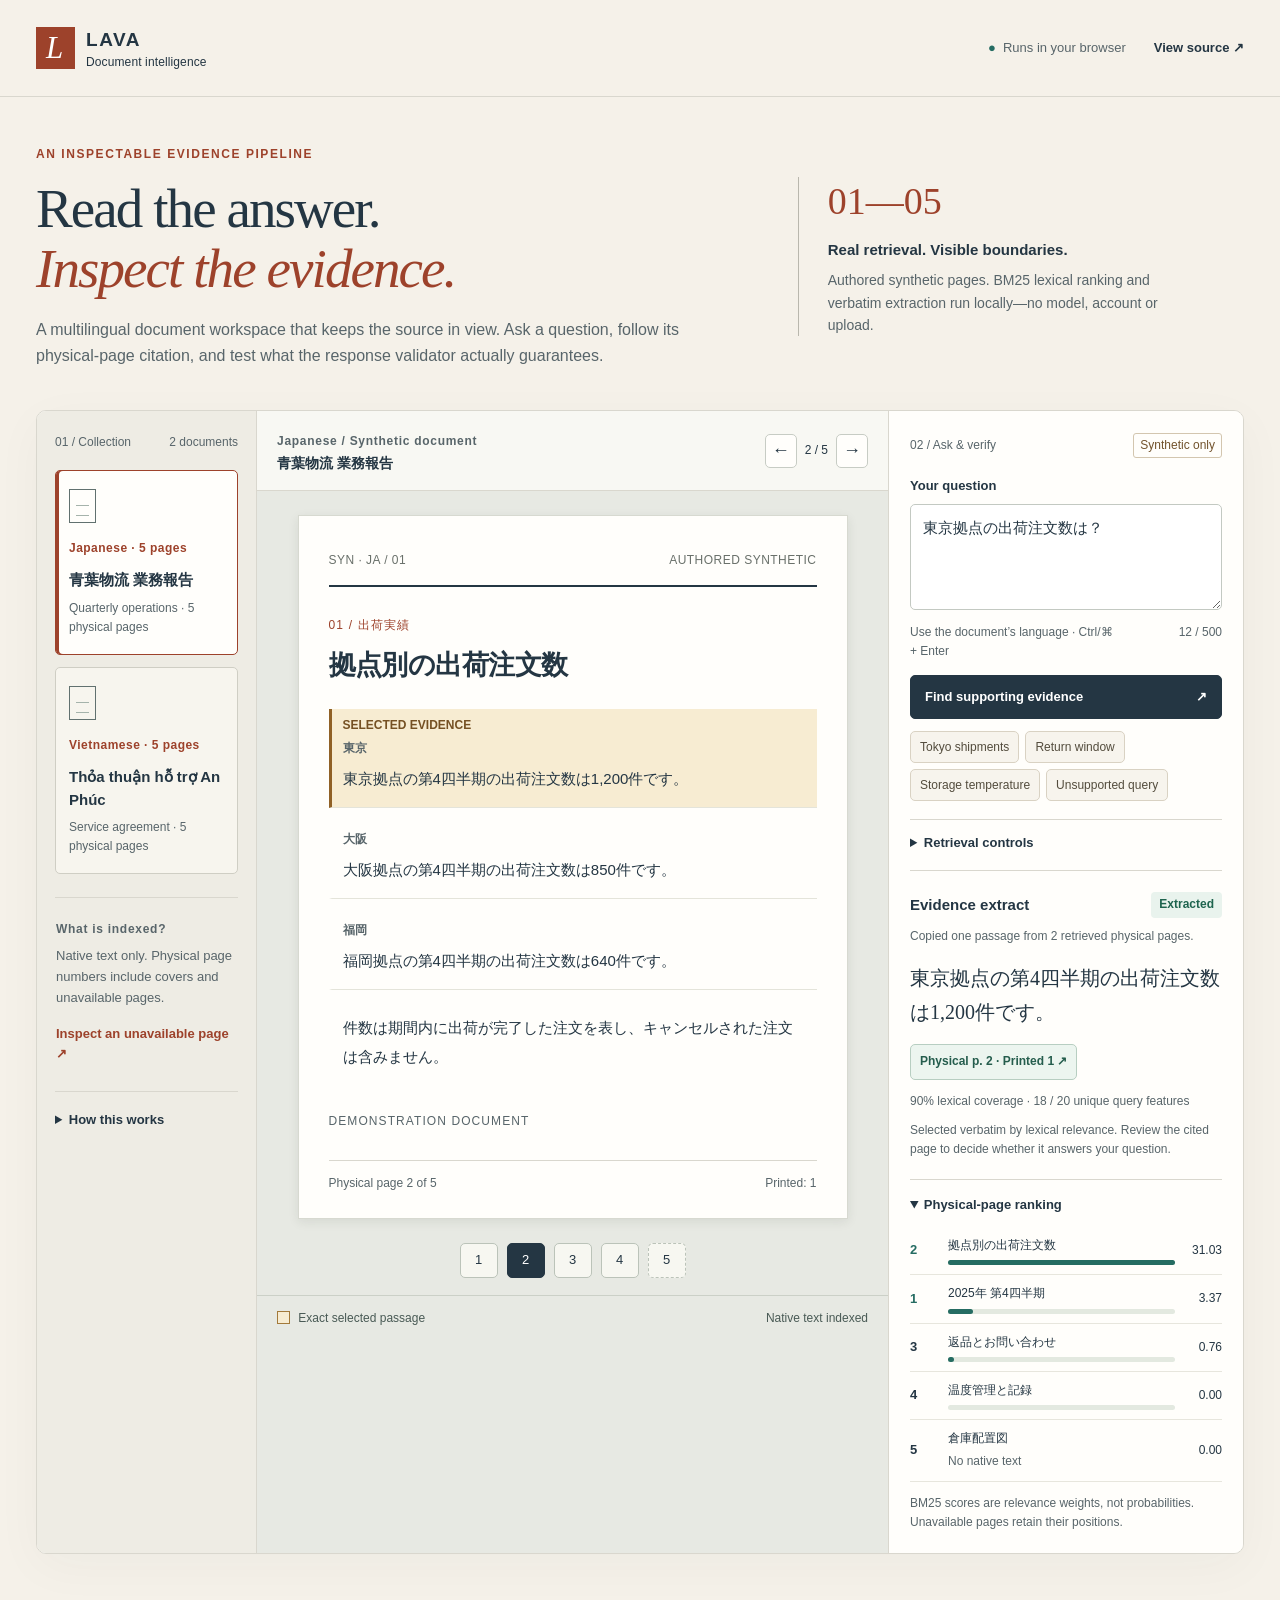
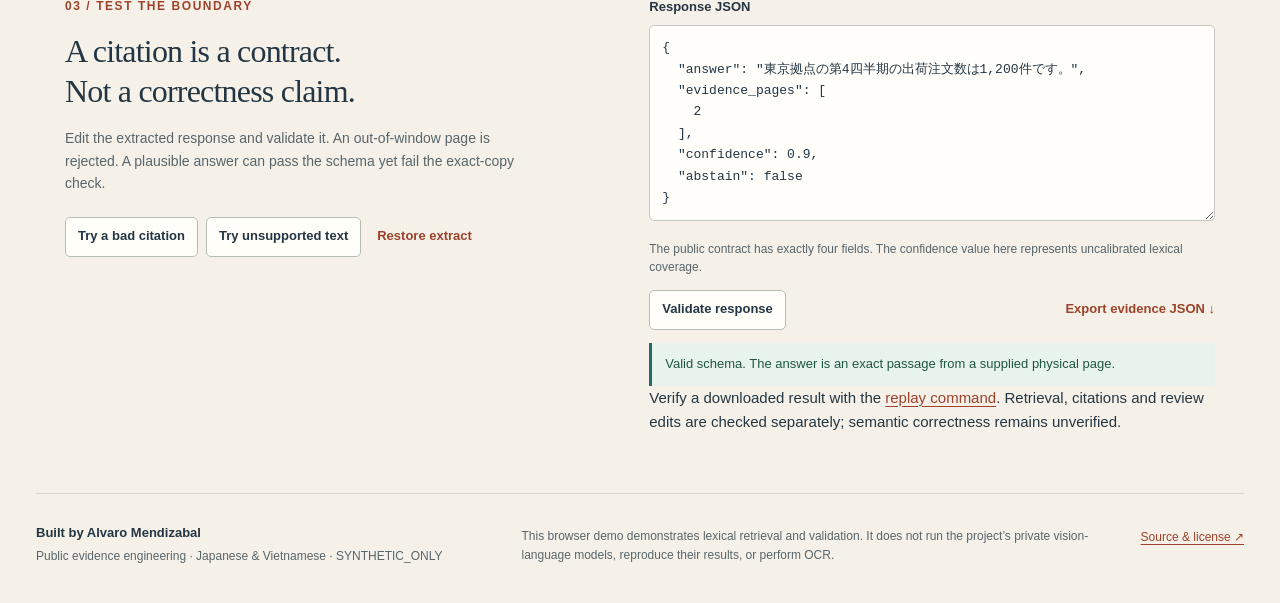
<file: public-demo/index.html>
<!doctype html>
<html lang="en">
  <head>
    <meta charset="utf-8" />
    <meta name="viewport" content="width=device-width,initial-scale=1" />
    <meta
      name="description"
      content="An interactive multilingual document evidence workspace: browser-local retrieval, physical-page citations and validated extracts from authored Japanese and Vietnamese documents."
    />
    <meta property="og:title" content="LAVA — Document evidence, in view" />
    <meta
      property="og:description"
      content="Ask a question. Inspect the page. Test the citation. An authored synthetic, browser-local document intelligence demo."
    />
    <meta
      property="og:url"
      content="https://alvaro-document-evidence.tartmacaw2.chatgpt.site"
    />
    <link
      rel="canonical"
      href="https://alvaro-document-evidence.tartmacaw2.chatgpt.site"
    />
    <title>LAVA · Document evidence workspace</title>
    <link rel="stylesheet" href="styles.css" />
    <script defer src="unicode-casefold.js"></script>
    <script defer src="data.js"></script>
    <script defer src="engine.js"></script>
    <script defer src="app.js"></script>
  </head>
  <body>
    <a class="skip-link" href="#workspace">Skip to document workspace</a>
    <header class="site-header">
      <a class="brand" href="./" aria-label="LAVA demo home"
        ><span class="brand-icon" aria-hidden="true">L</span
        ><span
          >LAVA<span class="brand-caption">Document intelligence</span></span
        ></a
      >
      <div class="header-right">
        <span class="local-badge"
          ><span aria-hidden="true">●</span> Runs in your browser</span
        ><a
          class="source-link"
          href="https://github.com/alvaromendizabal/lava-aws-multilingual-docvqa"
          target="_blank"
          rel="noopener noreferrer"
          >View source <span aria-hidden="true">↗</span></a
        >
      </div>
    </header>
    <main>
      <section class="intro">
        <div>
          <p class="eyebrow">An inspectable evidence pipeline</p>
          <h1>Read the answer.<br /><em>Inspect the evidence.</em></h1>
          <p class="intro-copy">
            A multilingual document workspace that keeps the source in view. Ask
            a question, follow its physical-page citation, and test what the
            response validator actually guarantees.
          </p>
        </div>
        <div class="intro-note">
          <span class="note-number">01—05</span>
          <div>
            <strong>Real retrieval. Visible boundaries.</strong>
            <p>
              Authored synthetic pages. BM25 lexical ranking and verbatim
              extraction run locally—no model, account or upload.
            </p>
          </div>
        </div>
      </section>
      <section
        class="workspace"
        id="workspace"
        aria-label="Interactive document evidence workspace"
      >
        <aside class="library">
          <div class="section-label">
            <span>01 / Collection</span><span>2 documents</span>
          </div>
          <div id="document-list"></div>
          <div class="library-note">
            <span class="small-kicker">What is indexed?</span>
            <p>
              Native text only. Physical page numbers include covers and
              unavailable pages.
            </p>
            <button id="unavailable-button" class="text-button" type="button">
              Inspect an unavailable page <span aria-hidden="true">↗</span>
            </button>
          </div>
          <details class="method-note">
            <summary>How this works</summary>
            <ol>
              <li>
                Normalize Unicode and tokenize words plus character
                bigrams/trigrams.
              </li>
              <li>Rank every physical page with BM25.</li>
              <li>
                Rank passages inside the evidence window and copy one verbatim.
              </li>
              <li>
                Validate schema, supplied citations and exact source text.
              </li>
            </ol>
            <p>
              Coverage is lexical overlap, not a calibrated probability. Copying
              a sentence does not prove it answers the question.
            </p>
          </details>
        </aside>
        <section class="viewer" aria-label="Physical document page">
          <div class="viewer-toolbar">
            <div>
              <span id="viewer-language" class="small-kicker"></span>
              <h2 id="viewer-title"></h2>
            </div>
            <div class="page-controls">
              <button
                id="previous-page"
                type="button"
                aria-label="Previous physical page"
              >
                ←</button
              ><span id="page-position" aria-live="polite"></span
              ><button
                id="next-page"
                type="button"
                aria-label="Next physical page"
              >
                →
              </button>
            </div>
          </div>
          <div class="paper-stage">
            <article
              id="paper"
              class="paper"
              tabindex="-1"
              aria-label="Source document page"
            ></article>
          </div>
          <div
            id="page-tabs"
            class="page-tabs"
            aria-label="Select physical page"
          ></div>
          <div class="viewer-foot">
            <span
              ><span class="highlight-swatch" aria-hidden="true"></span> Exact
              selected passage</span
            ><span id="page-status"></span>
          </div>
        </section>
        <aside class="evidence-panel">
          <div class="section-label">
            <span>02 / Ask &amp; verify</span
            ><span class="synthetic-tag">Synthetic only</span>
          </div>
          <form id="query-form">
            <label for="question">Your question</label
            ><textarea
              id="question"
              rows="3"
              maxlength="500"
              spellcheck="false"
              aria-describedby="query-help"
            ></textarea>
            <div class="query-meta">
              <span id="query-help"
                >Use the document’s language · Ctrl/⌘ + Enter</span
              ><span id="query-count">0 / 500</span>
            </div>
            <button class="primary-button" id="search-button" type="submit">
              Find supporting evidence <span aria-hidden="true">↗</span>
            </button>
          </form>
          <div
            id="examples"
            class="example-list"
            aria-label="Example questions"
          ></div>
          <details class="retrieval-options">
            <summary>Retrieval controls</summary>
            <div class="control-row">
              <label for="top-k">Evidence window</label
              ><select id="top-k">
                <option value="1">1 page</option>
                <option value="2" selected>2 pages</option>
                <option value="3">3 pages</option>
              </select>
            </div>
            <label class="slider-label" for="support-threshold"
              >Minimum lexical coverage
              <output id="threshold-value" for="support-threshold"
                >20%</output
              ></label
            ><input
              id="support-threshold"
              type="range"
              min="0.05"
              max="0.70"
              step="0.05"
              value="0.20"
            />
            <p>
              A stricter overlap requirement can trigger abstention. It is not a
              confidence calibration.
            </p>
          </details>
          <section class="answer-section" aria-labelledby="answer-heading">
            <div class="answer-head">
              <h2 id="answer-heading">Evidence extract</h2>
              <span id="answer-state" class="state-tag"></span>
            </div>
            <div id="run-status" role="status" aria-live="polite"></div>
            <blockquote id="answer-text"></blockquote>
            <div id="citation-list"></div>
            <div id="support-readout" class="support-readout"></div>
            <p class="answer-limit">
              Selected verbatim by lexical relevance. Review the cited page to
              decide whether it answers your question.
            </p>
          </section>
          <details class="rank-details" open>
            <summary>Physical-page ranking</summary>
            <div id="rankings"></div>
            <p class="micro-copy">
              BM25 scores are relevance weights, not probabilities. Unavailable
              pages retain their positions.
            </p>
          </details>
        </aside>
      </section>
      <section class="contract-section" aria-labelledby="contract-heading">
        <div class="contract-intro">
          <p class="eyebrow">03 / Test the boundary</p>
          <h2 id="contract-heading">
            A citation is a contract.<br />Not a correctness claim.
          </h2>
          <p>
            Edit the extracted response and validate it. An out-of-window page
            is rejected. A plausible answer can pass the schema yet fail the
            exact-copy check.
          </p>
          <div class="contract-actions">
            <button id="bad-citation" class="secondary-button" type="button">
              Try a bad citation</button
            ><button
              id="unsupported-answer"
              class="secondary-button"
              type="button"
            >
              Try unsupported text</button
            ><button id="reset-response" class="text-button" type="button">
              Restore extract
            </button>
          </div>
        </div>
        <div class="contract-editor">
          <label for="response-json">Response JSON</label
          ><textarea
            id="response-json"
            rows="8"
            spellcheck="false"
            aria-describedby="contract-help"
          ></textarea>
          <p id="contract-help" class="micro-copy">
            The public contract has exactly four fields. The confidence value
            here represents uncalibrated lexical coverage.
          </p>
          <div class="editor-actions">
            <button
              id="validate-response"
              class="secondary-button"
              type="button"
            >
              Validate response</button
            ><button id="export-result" class="text-button" type="button">
              Export evidence JSON <span aria-hidden="true">↓</span>
            </button>
          </div>
          <div id="validation-result" role="status" aria-live="polite"></div>
          <p class="scope-note">Verify a downloaded result with the
            <a href="https://github.com/alvaromendizabal/lava-aws-multilingual-docvqa/blob/main/docs/DEMO_REPLAY.md" target="_blank" rel="noopener noreferrer">replay command</a>.
            Retrieval, citations and review edits are checked separately; semantic correctness remains unverified.</p>
        </div>
      </section>
    </main>
    <footer>
      <div>
        <strong>Built by Alvaro Mendizabal</strong>
        <p>
          Public evidence engineering · Japanese &amp; Vietnamese ·
          SYNTHETIC_ONLY
        </p>
      </div>
      <p>
        This browser demo demonstrates lexical retrieval and validation. It does
        not run the project’s private vision-language models, reproduce their
        results, or perform OCR.
      </p>
      <a
        href="https://github.com/alvaromendizabal/lava-aws-multilingual-docvqa/blob/main/LICENSE"
        target="_blank"
        rel="noopener noreferrer"
        >Source &amp; license ↗</a
      >
    </footer>
    <noscript
      ><div class="noscript">
        JavaScript is required for local retrieval. No data leaves your browser.
        Enable JavaScript to explore the authored documents.
      </div></noscript
    >
  </body>
</html>
</file>
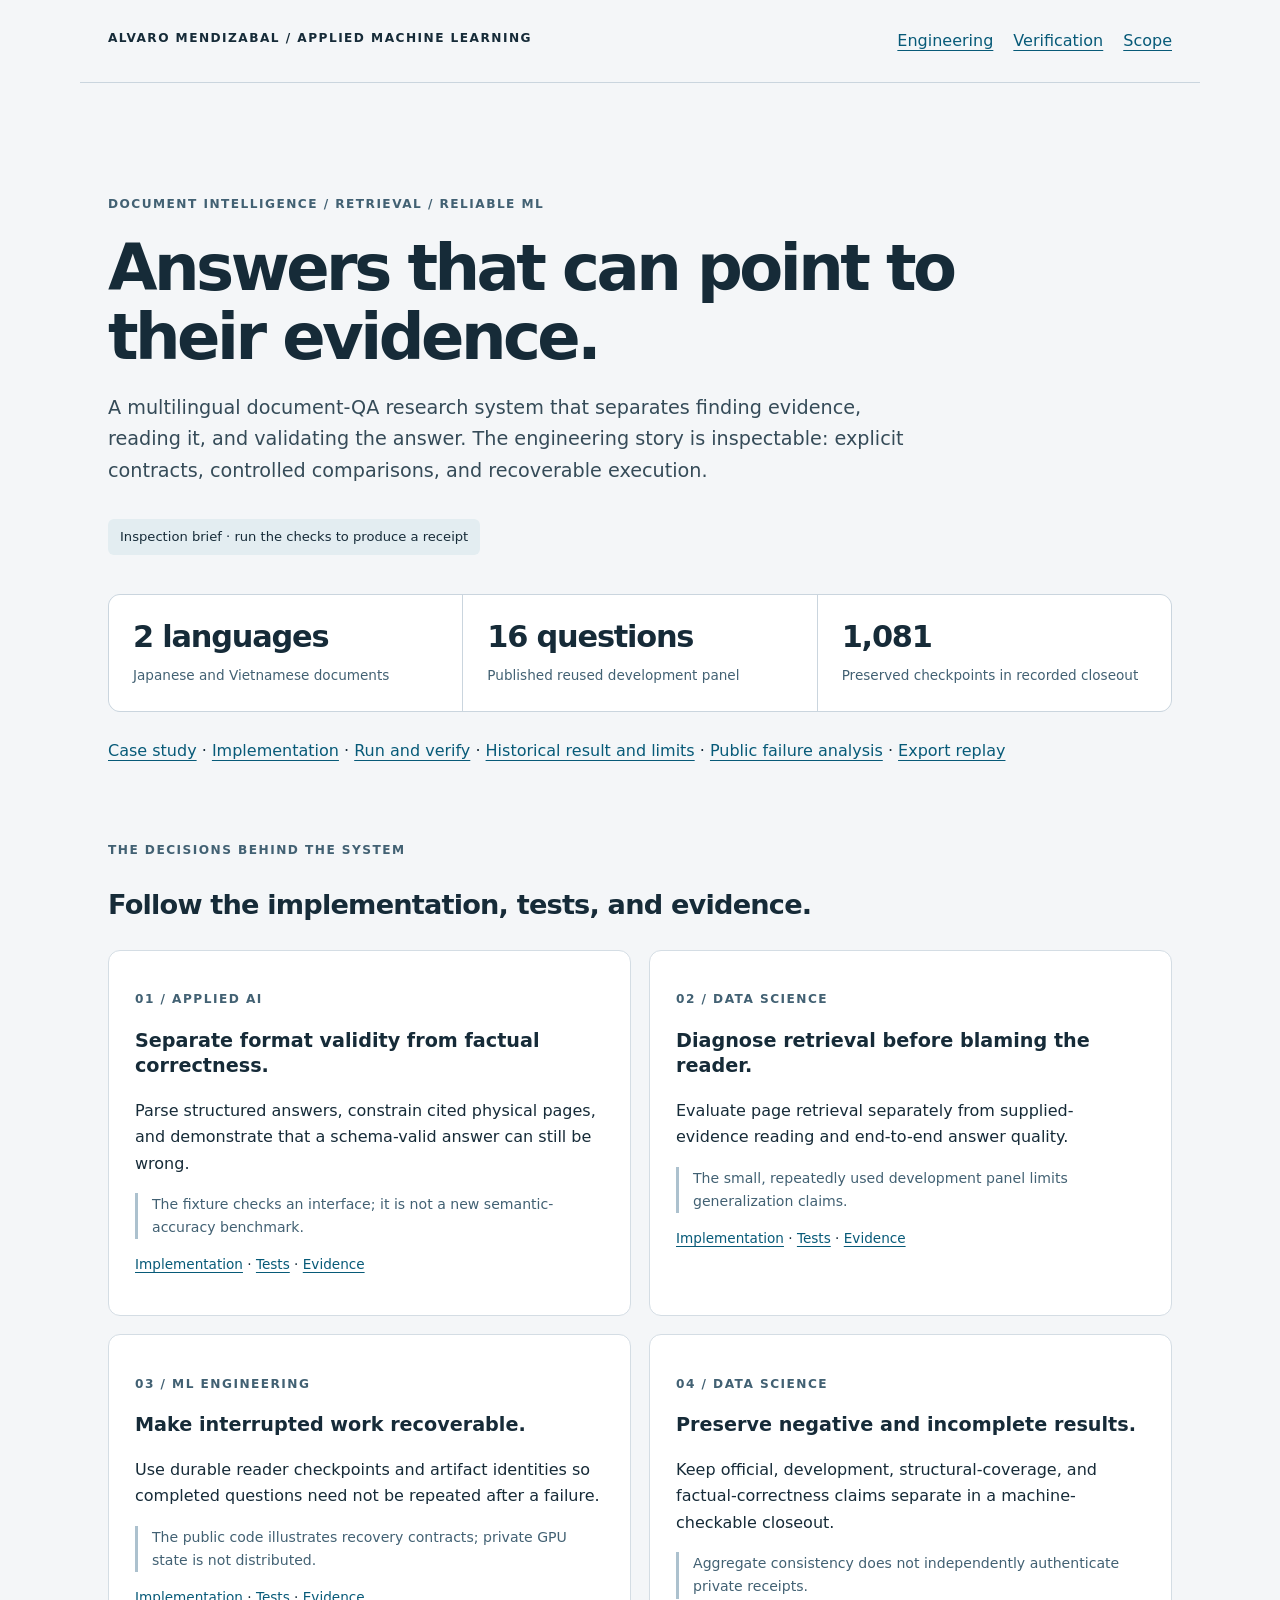
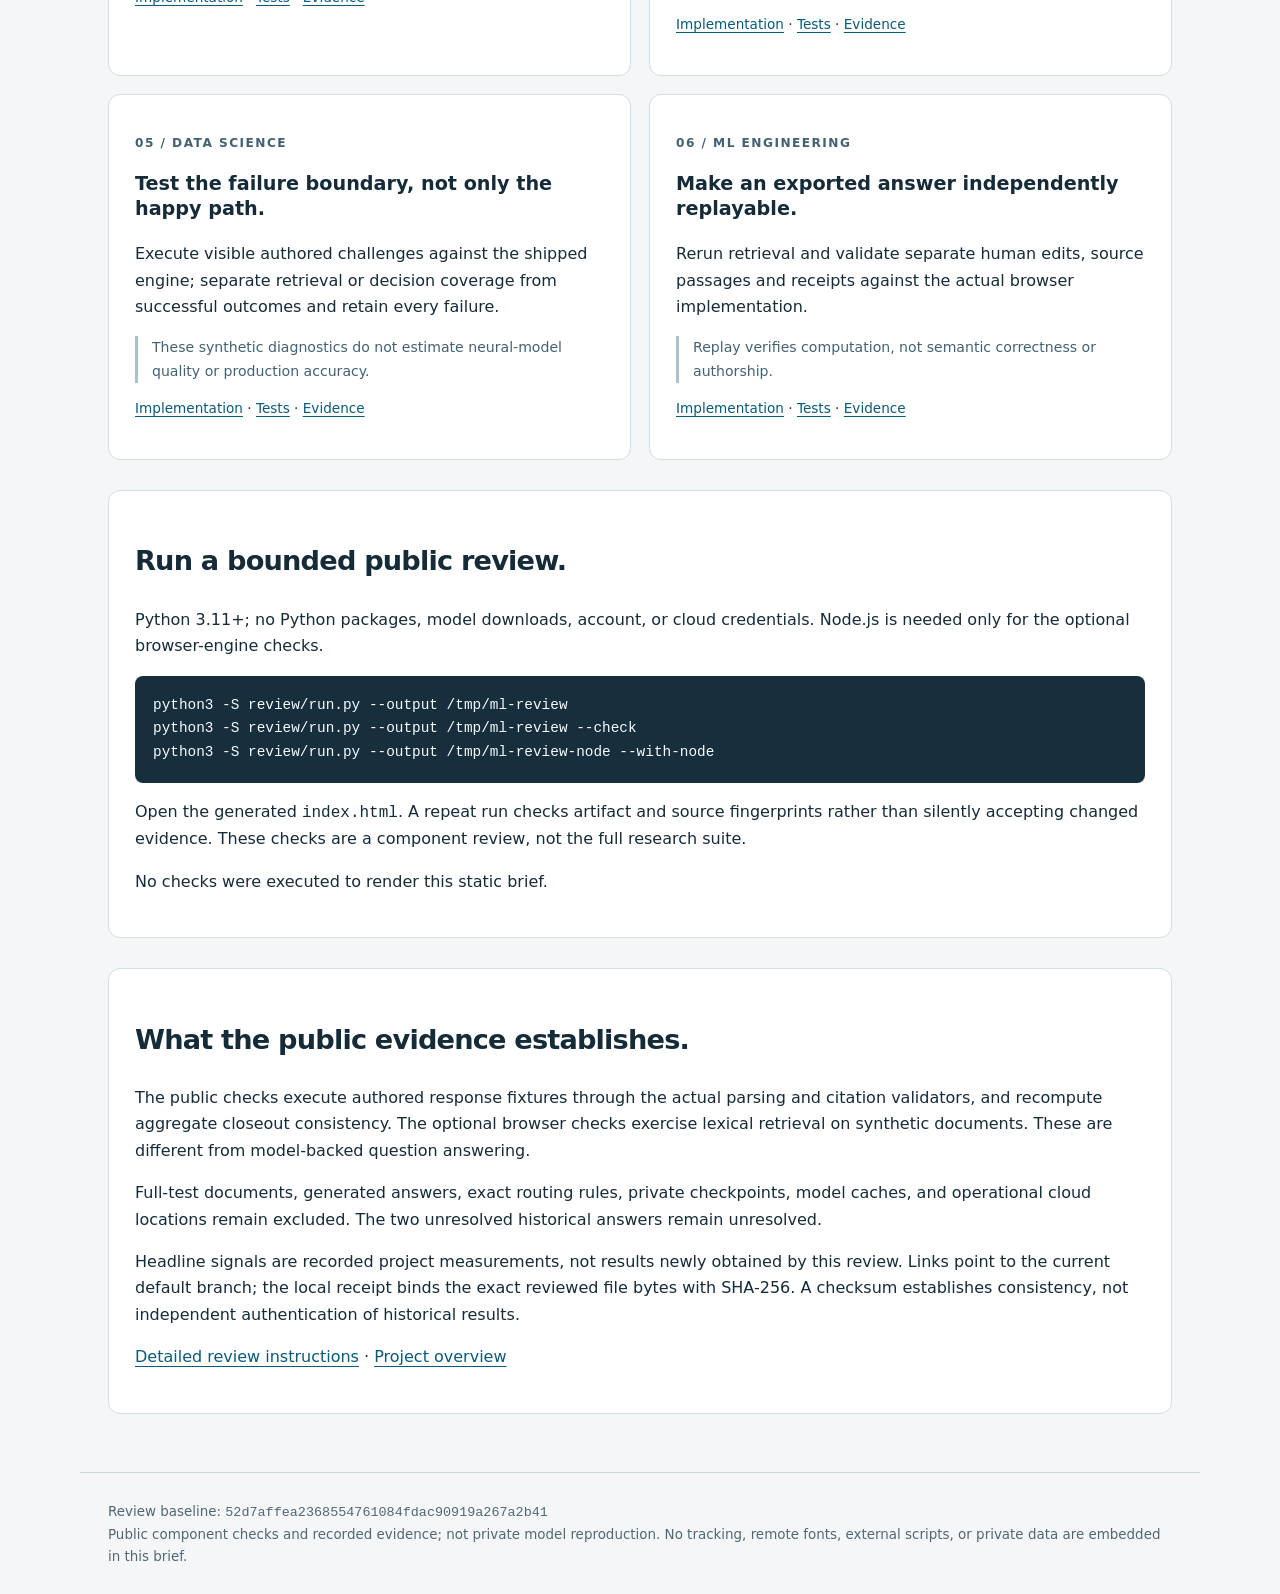
<file: review/index.html>
<!doctype html>
<html lang="en"><head><meta charset="utf-8"><meta name="viewport" content="width=device-width,initial-scale=1"><meta name="color-scheme" content="light"><title>Answers that can point to their evidence. | Alvaro Mendizabal</title>
<style>
:root{font-family:Inter,ui-sans-serif,system-ui,-apple-system,sans-serif;color:#162b38;background:#f4f6f8;line-height:1.65}*{box-sizing:border-box}body{margin:0}a{color:#075a78;text-underline-offset:.22em}a:focus-visible{outline:3px solid #d98f22;outline-offset:4px}.skip{position:absolute;left:-9999px}.skip:focus{left:1rem;background:white;padding:1rem;z-index:2}header,main,footer{max-width:1120px;margin:auto;padding:28px}header{display:flex;justify-content:space-between;gap:24px;flex-wrap:wrap;border-bottom:1px solid #cad5de}nav{display:flex;gap:20px;flex-wrap:wrap}.brand,.eyebrow{font-size:.76rem;letter-spacing:.12em;text-transform:uppercase;font-weight:750}.eyebrow{color:#426173}h1{font-size:clamp(2.3rem,5vw,4.7rem);line-height:1.08;letter-spacing:-.055em;max-width:950px;margin:20px 0}h2{font-size:1.7rem;letter-spacing:-.03em}h3{font-size:1.2rem;line-height:1.3}.lead{font-size:1.2rem;max-width:800px;color:#354b58}.hero{padding:40px 0 30px}.status{display:inline-block;font-size:.82rem;background:#e3edf1;padding:7px 12px;border-radius:6px}.signals{display:grid;grid-template-columns:repeat(3,1fr);gap:1px;background:#cad5de;border:1px solid #cad5de;border-radius:12px;overflow:hidden;margin:26px 0}.signals div{padding:24px;background:white}.signals strong{display:block;font-size:1.9rem;line-height:1.2;letter-spacing:-.04em}.signals span{display:block;font-size:.85rem;margin-top:9px;color:#426173}.grid{display:grid;grid-template-columns:repeat(2,minmax(0,1fr));gap:18px}article,.panel{background:white;border:1px solid #d4dde4;border-radius:12px;padding:26px}article p:last-child{font-size:.85rem}.boundary{font-size:.88rem;border-left:3px solid #acc1ce;padding-left:14px;color:#426173}section{scroll-margin-top:20px;margin:30px 0}pre{white-space:pre-wrap;overflow-wrap:anywhere;padding:18px;background:#172e3c;color:#f6fbff;border-radius:8px;font-size:.9rem}code{font-family:ui-monospace,SFMono-Regular,Consolas,monospace}table{border-collapse:collapse;width:100%;font-size:.9rem}th,td{padding:12px;border-bottom:1px solid #d4dde4;text-align:left}caption{text-align:left;margin-bottom:10px;font-weight:700}footer{font-size:.84rem;color:#526774;border-top:1px solid #cad5de}@media(max-width:700px){header,main,footer{padding:20px}.grid,.signals{grid-template-columns:1fr}h1{font-size:2.5rem}article,.panel{padding:20px}}@media print{body{background:white}header nav,.skip{display:none}main{max-width:none}article,.panel{break-inside:avoid}h1{font-size:30pt}.hero{padding-top:10px}a{color:inherit}}
</style></head><body><a class="skip" href="#main">Skip to content</a><header><div class="brand">Alvaro Mendizabal / Applied Machine Learning</div><nav aria-label="Review sections"><a href="#engineering">Engineering</a><a href="#verification">Verification</a><a href="#scope">Scope</a></nav></header><main id="main"><section class="hero"><p class="eyebrow">Document intelligence / retrieval / reliable ML</p><h1>Answers that can point to their evidence.</h1><p class="lead">A multilingual document-QA research system that separates finding evidence, reading it, and validating the answer. The engineering story is inspectable: explicit contracts, controlled comparisons, and recoverable execution.</p><p class="status">Inspection brief · run the checks to produce a receipt</p><div class="signals"><div><strong>2 languages</strong><span>Japanese and Vietnamese documents</span></div><div><strong>16 questions</strong><span>Published reused development panel</span></div><div><strong>1,081</strong><span>Preserved checkpoints in recorded closeout</span></div></div><p><a href="https://github.com/alvaromendizabal/lava-aws-multilingual-docvqa/blob/main/docs/case_study.md">Case study</a> · <a href="https://github.com/alvaromendizabal/lava-aws-multilingual-docvqa/blob/main/docs/architecture.md">Implementation</a> · <a href="https://github.com/alvaromendizabal/lava-aws-multilingual-docvqa/blob/main/docs/reproducibility.md">Run and verify</a> · <a href="https://github.com/alvaromendizabal/lava-aws-multilingual-docvqa/blob/main/docs/submission_closeout.md">Historical result and limits</a> · <a href="https://github.com/alvaromendizabal/lava-aws-multilingual-docvqa/blob/main/docs/PUBLIC_CHALLENGES.md">Public failure analysis</a> · <a href="https://github.com/alvaromendizabal/lava-aws-multilingual-docvqa/blob/main/docs/DEMO_REPLAY.md">Export replay</a></p></section><section id="engineering"><p class="eyebrow">The decisions behind the system</p><h2>Follow the implementation, tests, and evidence.</h2><div class="grid"><article><p class="eyebrow">01 / Applied AI</p><h3>Separate format validity from factual correctness.</h3><p>Parse structured answers, constrain cited physical pages, and demonstrate that a schema-valid answer can still be wrong.</p><p class="boundary">The fixture checks an interface; it is not a new semantic-accuracy benchmark.</p><p><a href="https://github.com/alvaromendizabal/lava-aws-multilingual-docvqa/blob/main/src/lava/readers/structured_output.py">Implementation</a> · <a href="https://github.com/alvaromendizabal/lava-aws-multilingual-docvqa/blob/main/tests/unit/test_structured_output.py">Tests</a> · <a href="https://github.com/alvaromendizabal/lava-aws-multilingual-docvqa/blob/main/examples/fixture.json">Evidence</a></p></article><article><p class="eyebrow">02 / Data science</p><h3>Diagnose retrieval before blaming the reader.</h3><p>Evaluate page retrieval separately from supplied-evidence reading and end-to-end answer quality.</p><p class="boundary">The small, repeatedly used development panel limits generalization claims.</p><p><a href="https://github.com/alvaromendizabal/lava-aws-multilingual-docvqa/blob/main/src/lava/retrieval/pipeline.py">Implementation</a> · <a href="https://github.com/alvaromendizabal/lava-aws-multilingual-docvqa/blob/main/tests/unit/test_retrieval_pipeline.py">Tests</a> · <a href="https://github.com/alvaromendizabal/lava-aws-multilingual-docvqa/blob/main/reports/retrieval/summary.json">Evidence</a></p></article><article><p class="eyebrow">03 / ML engineering</p><h3>Make interrupted work recoverable.</h3><p>Use durable reader checkpoints and artifact identities so completed questions need not be repeated after a failure.</p><p class="boundary">The public code illustrates recovery contracts; private GPU state is not distributed.</p><p><a href="https://github.com/alvaromendizabal/lava-aws-multilingual-docvqa/blob/main/src/lava/readers/checkpoints.py">Implementation</a> · <a href="https://github.com/alvaromendizabal/lava-aws-multilingual-docvqa/blob/main/tests/unit/test_private_artifacts.py">Tests</a> · <a href="https://github.com/alvaromendizabal/lava-aws-multilingual-docvqa/blob/main/docs/reliability_recovery.md">Evidence</a></p></article><article><p class="eyebrow">04 / Data science</p><h3>Preserve negative and incomplete results.</h3><p>Keep official, development, structural-coverage, and factual-correctness claims separate in a machine-checkable closeout.</p><p class="boundary">Aggregate consistency does not independently authenticate private receipts.</p><p><a href="https://github.com/alvaromendizabal/lava-aws-multilingual-docvqa/blob/main/examples/verify_submission_closeout.py">Implementation</a> · <a href="https://github.com/alvaromendizabal/lava-aws-multilingual-docvqa/blob/main/tests/unit/test_submission_closeout_public.py">Tests</a> · <a href="https://github.com/alvaromendizabal/lava-aws-multilingual-docvqa/blob/main/reports/portfolio/closeout.json">Evidence</a></p></article><article><p class="eyebrow">05 / Data science</p><h3>Test the failure boundary, not only the happy path.</h3><p>Execute visible authored challenges against the shipped engine; separate retrieval or decision coverage from successful outcomes and retain every failure.</p><p class="boundary">These synthetic diagnostics do not estimate neural-model quality or production accuracy.</p><p><a href="https://github.com/alvaromendizabal/lava-aws-multilingual-docvqa/blob/main/tools/evaluate_public_challenges.mjs">Implementation</a> · <a href="https://github.com/alvaromendizabal/lava-aws-multilingual-docvqa/blob/main/tools/test_public_challenges.mjs">Tests</a> · <a href="https://github.com/alvaromendizabal/lava-aws-multilingual-docvqa/blob/main/review/public_challenges.json">Evidence</a></p></article><article><p class="eyebrow">06 / ML engineering</p><h3>Make an exported answer independently replayable.</h3><p>Rerun retrieval and validate separate human edits, source passages and receipts against the actual browser implementation.</p><p class="boundary">Replay verifies computation, not semantic correctness or authorship.</p><p><a href="https://github.com/alvaromendizabal/lava-aws-multilingual-docvqa/blob/main/tools/replay_public_demo.mjs">Implementation</a> · <a href="https://github.com/alvaromendizabal/lava-aws-multilingual-docvqa/blob/main/tools/test_replay_public_demo.mjs">Tests</a> · <a href="https://github.com/alvaromendizabal/lava-aws-multilingual-docvqa/blob/main/docs/DEMO_REPLAY.md">Evidence</a></p></article></div></section><section class="panel" id="verification"><h2>Run a bounded public review.</h2><p>Python 3.11+; no Python packages, model downloads, account, or cloud credentials. Node.js is needed only for the optional browser-engine checks.</p><pre><code>python3 -S review/run.py --output /tmp/ml-review
python3 -S review/run.py --output /tmp/ml-review --check
python3 -S review/run.py --output /tmp/ml-review-node --with-node</code></pre><p>Open the generated <code>index.html</code>. A repeat run checks artifact and source fingerprints rather than silently accepting changed evidence. These checks are a component review, not the full research suite.</p><p>No checks were executed to render this static brief.</p></section><section class="panel" id="scope"><h2>What the public evidence establishes.</h2><p>The public checks execute authored response fixtures through the actual parsing and citation validators, and recompute aggregate closeout consistency. The optional browser checks exercise lexical retrieval on synthetic documents. These are different from model-backed question answering.</p><p>Full-test documents, generated answers, exact routing rules, private checkpoints, model caches, and operational cloud locations remain excluded. The two unresolved historical answers remain unresolved.</p><p>Headline signals are recorded project measurements, not results newly obtained by this review. Links point to the current default branch; the local receipt binds the exact reviewed file bytes with SHA-256. A checksum establishes consistency, not independent authentication of historical results.</p><p><a href="https://github.com/alvaromendizabal/lava-aws-multilingual-docvqa/blob/main/review/README.md">Detailed review instructions</a> · <a href="https://github.com/alvaromendizabal/lava-aws-multilingual-docvqa/blob/main/README.md">Project overview</a></p></section></main><footer>Review baseline: <code>52d7affea2368554761084fdac90919a267a2b41</code><br>Public component checks and recorded evidence; not private model reproduction. No tracking, remote fonts, external scripts, or private data are embedded in this brief.</footer></body></html>
</file>
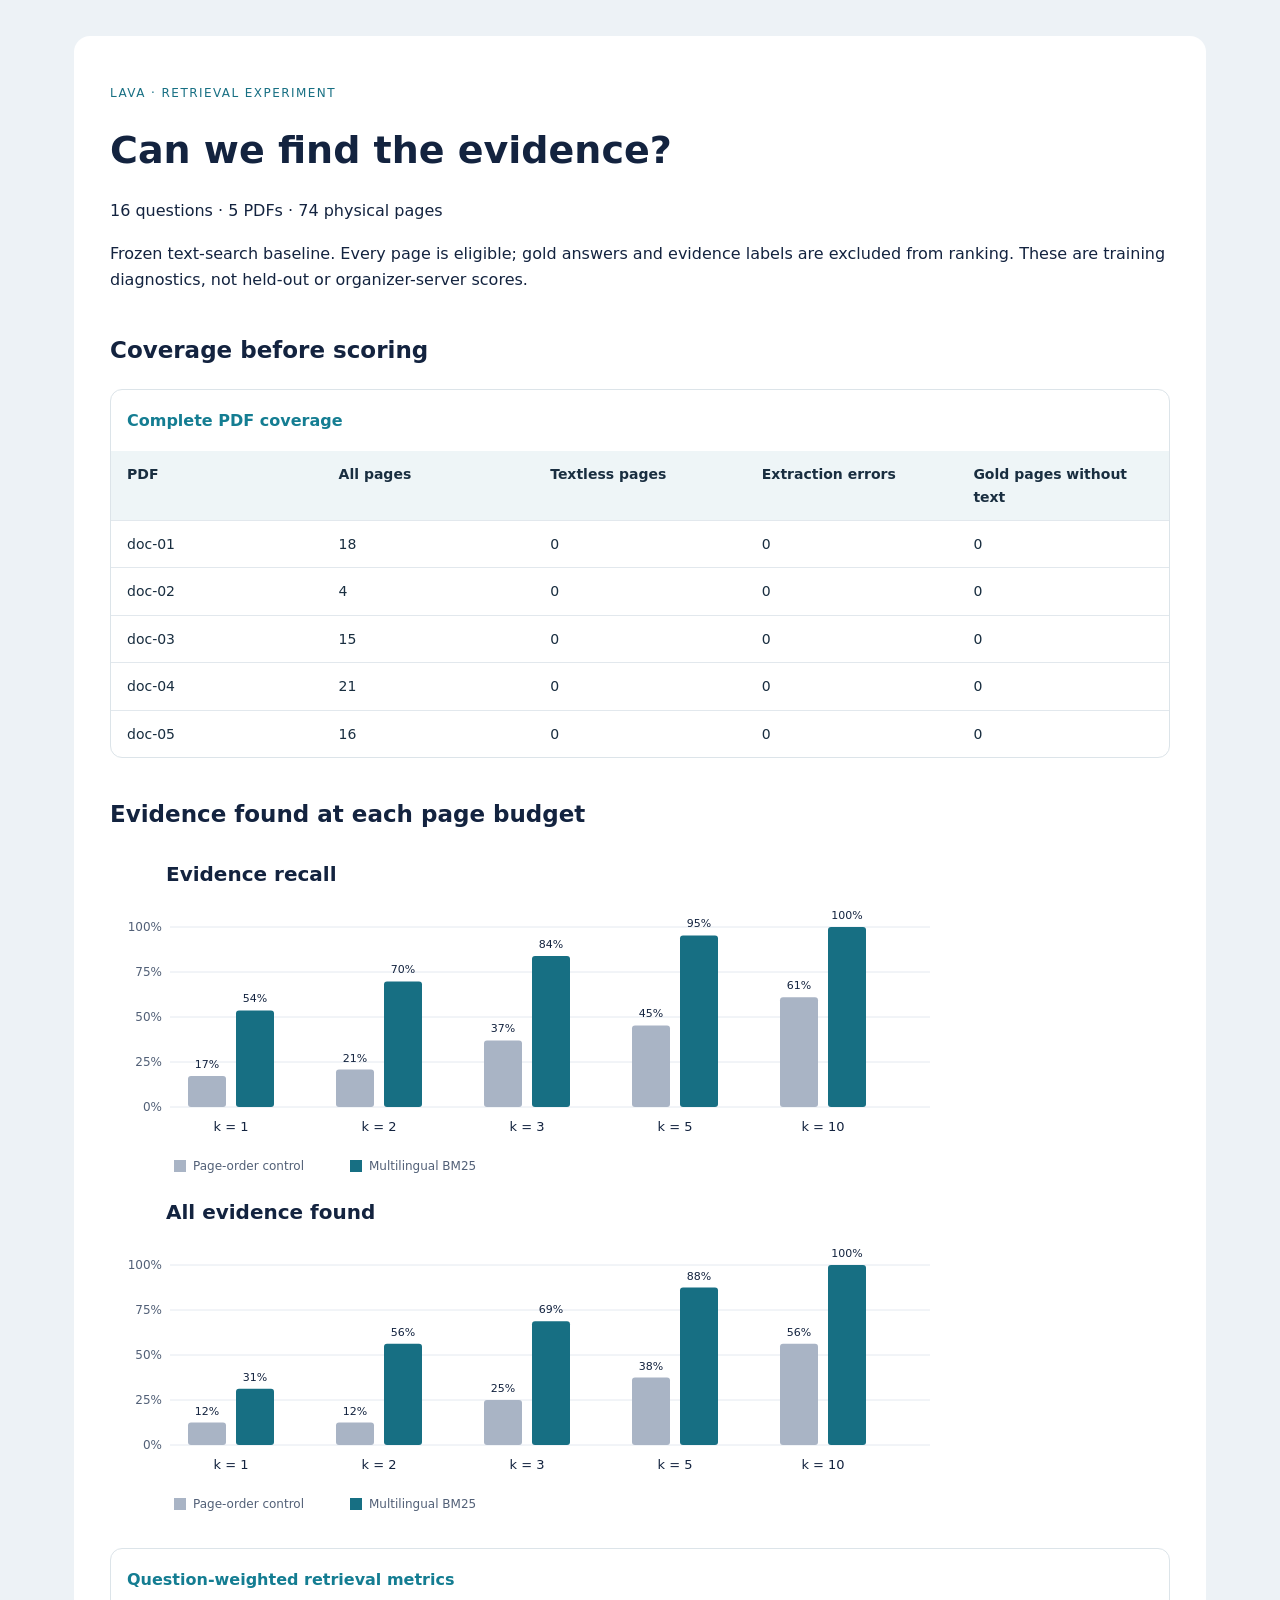
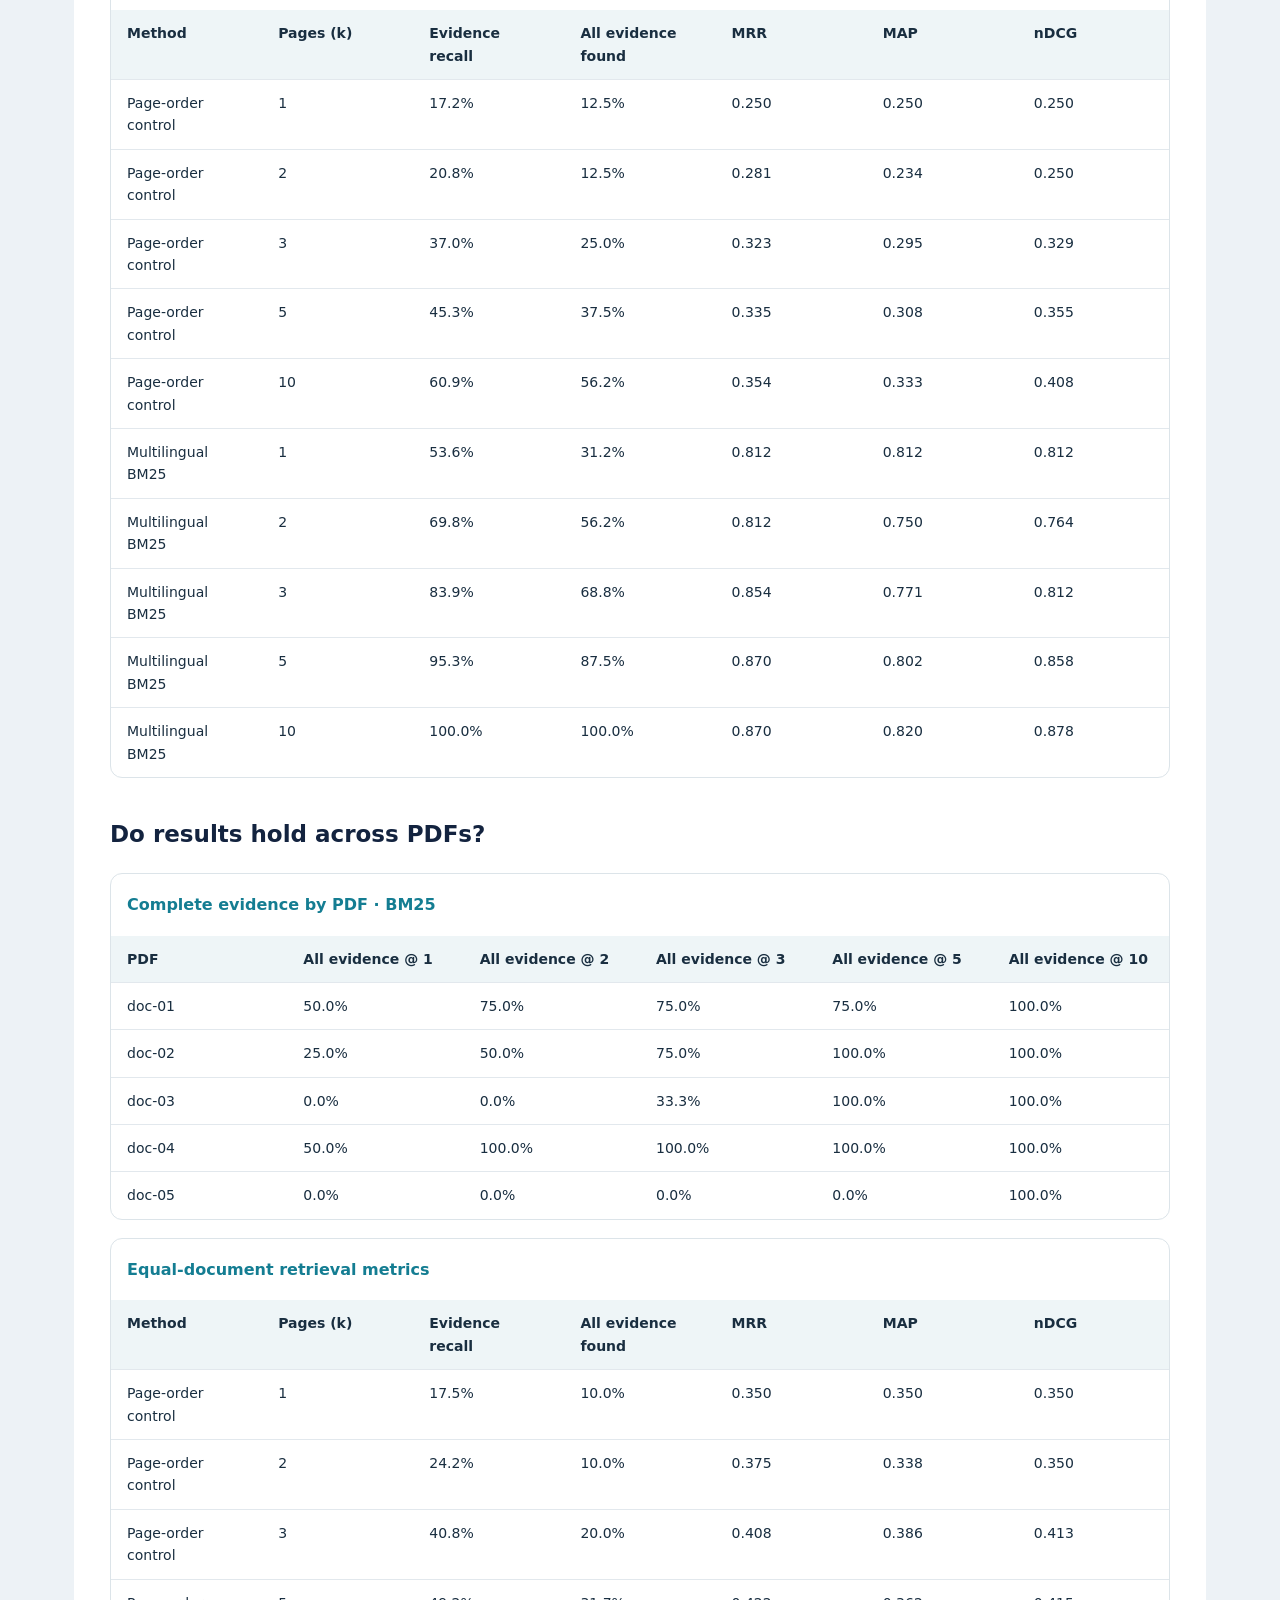
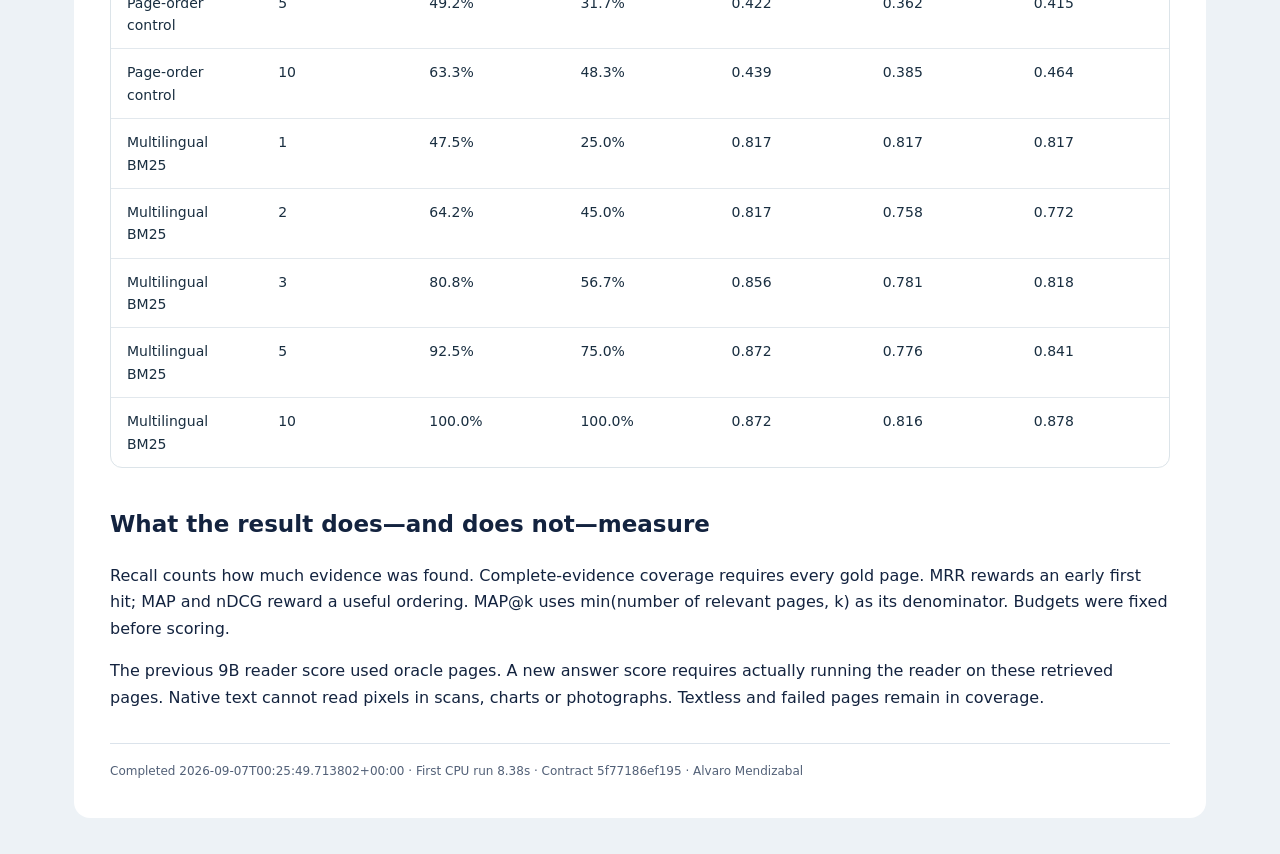
<file: reports/retrieval/index.html>
<!doctype html><html lang="en"><head><meta charset="utf-8"><meta name="viewport" content="width=device-width,initial-scale=1"><title>LAVA · Evidence retrieval</title><style>
.lava-table{overflow-x:auto;margin:18px 0;border:1px solid #dce4e9;border-radius:12px;
background:#fff;color:#192e40;font:14px/1.6 system-ui,sans-serif}
.lava-table table{border-collapse:collapse;width:100%;min-width:0!important;
table-layout:fixed;text-align:left!important}
.lava-table caption{text-align:left;padding:18px 16px;font-size:16px;font-weight:650;
color:#147d92;caption-side:top}
.lava-table th{background:#eef5f7;font-weight:600;text-align:left!important}
.lava-table th,.lava-table td{padding:12px 16px;border-bottom:1px solid #e2e8ed;
font-variant-numeric:tabular-nums;vertical-align:top;overflow-wrap:anywhere;
text-align:left!important;white-space:normal!important;min-width:0!important}
.lava-table tbody tr:last-child td{border-bottom:0}
</style><style>body{font:16px/1.65 system-ui;margin:0;background:#edf2f6;color:#13233f}main{max-width:1060px;margin:36px auto;padding:36px;background:white;border-radius:16px}h1{font-size:38px;line-height:1.15}h2{margin-top:38px;font-size:23px}.eyebrow{font-size:12px;letter-spacing:.12em;color:#176f83}footer{border-top:1px solid #dbe3eb;margin-top:32px;padding-top:18px;font-size:12px;color:#526077}@media(max-width:650px){main{margin:0;padding:18px}h1{font-size:30px}}</style></head><body><main><header><p class="eyebrow">LAVA · RETRIEVAL EXPERIMENT</p><h1>Can we find the evidence?</h1><p>16 questions · 5 PDFs · 74 physical pages</p></header><p>Frozen text-search baseline. Every page is eligible; gold answers and evidence labels are excluded from ranking. These are training diagnostics, not held-out or organizer-server scores.</p><h2>Coverage before scoring</h2><div class="lava-table"><table><caption>Complete PDF coverage</caption><thead><tr><th scope="col">PDF</th><th scope="col">All pages</th><th scope="col">Textless pages</th><th scope="col">Extraction errors</th><th scope="col">Gold pages without text</th></tr></thead><tbody><tr><td>doc-01</td><td>18</td><td>0</td><td>0</td><td>0</td></tr><tr><td>doc-02</td><td>4</td><td>0</td><td>0</td><td>0</td></tr><tr><td>doc-03</td><td>15</td><td>0</td><td>0</td><td>0</td></tr><tr><td>doc-04</td><td>21</td><td>0</td><td>0</td><td>0</td></tr><tr><td>doc-05</td><td>16</td><td>0</td><td>0</td><td>0</td></tr></tbody></table></div><h2>Evidence found at each page budget</h2><svg viewBox="0 0 840 330" role="img" aria-label="Evidence recall by page budget" style="width:100%;max-width:840px;font-family:system-ui;background:#fff"><title>Evidence recall by page budget</title><text x="56" y="28" font-size="20" font-weight="700" fill="#13233f">Evidence recall</text><line x1="60" y1="254.0" x2="820" y2="254.0" stroke="#e4e9f0"/><text x="52" y="258.0" text-anchor="end" font-size="12" fill="#526077">0%</text><line x1="60" y1="209.0" x2="820" y2="209.0" stroke="#e4e9f0"/><text x="52" y="213.0" text-anchor="end" font-size="12" fill="#526077">25%</text><line x1="60" y1="164.0" x2="820" y2="164.0" stroke="#e4e9f0"/><text x="52" y="168.0" text-anchor="end" font-size="12" fill="#526077">50%</text><line x1="60" y1="119.0" x2="820" y2="119.0" stroke="#e4e9f0"/><text x="52" y="123.0" text-anchor="end" font-size="12" fill="#526077">75%</text><line x1="60" y1="74.0" x2="820" y2="74.0" stroke="#e4e9f0"/><text x="52" y="78.0" text-anchor="end" font-size="12" fill="#526077">100%</text><rect x="78.0" y="223.0625" width="38" height="30.9375" rx="3" fill="#a9b4c5"><title>Page-order control, k=1: 17.2%</title></rect><text x="97.0" y="215.0625" text-anchor="middle" font-size="11" fill="#13233f">17%</text><rect x="126.0" y="157.4375" width="38" height="96.5625" rx="3" fill="#176f83"><title>Multilingual BM25, k=1: 53.6%</title></rect><text x="145.0" y="149.4375" text-anchor="middle" font-size="11" fill="#13233f">54%</text><text x="121.0" y="278" text-anchor="middle" font-size="13" fill="#13233f">k = 1</text><rect x="226.0" y="216.5" width="38" height="37.5" rx="3" fill="#a9b4c5"><title>Page-order control, k=2: 20.8%</title></rect><text x="245.0" y="208.5" text-anchor="middle" font-size="11" fill="#13233f">21%</text><rect x="274.0" y="128.375" width="38" height="125.625" rx="3" fill="#176f83"><title>Multilingual BM25, k=2: 69.8%</title></rect><text x="293.0" y="120.375" text-anchor="middle" font-size="11" fill="#13233f">70%</text><text x="269.0" y="278" text-anchor="middle" font-size="13" fill="#13233f">k = 2</text><rect x="374.0" y="187.4375" width="38" height="66.5625" rx="3" fill="#a9b4c5"><title>Page-order control, k=3: 37.0%</title></rect><text x="393.0" y="179.4375" text-anchor="middle" font-size="11" fill="#13233f">37%</text><rect x="422.0" y="103.0625" width="38" height="150.9375" rx="3" fill="#176f83"><title>Multilingual BM25, k=3: 83.9%</title></rect><text x="441.0" y="95.0625" text-anchor="middle" font-size="11" fill="#13233f">84%</text><text x="417.0" y="278" text-anchor="middle" font-size="13" fill="#13233f">k = 3</text><rect x="522.0" y="172.4375" width="38" height="81.5625" rx="3" fill="#a9b4c5"><title>Page-order control, k=5: 45.3%</title></rect><text x="541.0" y="164.4375" text-anchor="middle" font-size="11" fill="#13233f">45%</text><rect x="570.0" y="82.4375" width="38" height="171.5625" rx="3" fill="#176f83"><title>Multilingual BM25, k=5: 95.3%</title></rect><text x="589.0" y="74.4375" text-anchor="middle" font-size="11" fill="#13233f">95%</text><text x="565.0" y="278" text-anchor="middle" font-size="13" fill="#13233f">k = 5</text><rect x="670.0" y="144.3125" width="38" height="109.6875" rx="3" fill="#a9b4c5"><title>Page-order control, k=10: 60.9%</title></rect><text x="689.0" y="136.3125" text-anchor="middle" font-size="11" fill="#13233f">61%</text><rect x="718.0" y="74.0" width="38" height="180.0" rx="3" fill="#176f83"><title>Multilingual BM25, k=10: 100.0%</title></rect><text x="737.0" y="66.0" text-anchor="middle" font-size="11" fill="#13233f">100%</text><text x="713.0" y="278" text-anchor="middle" font-size="13" fill="#13233f">k = 10</text><rect x="64" y="307" width="12" height="12" fill="#a9b4c5"/><text x="83" y="317" font-size="12" fill="#526077">Page-order control</text><rect x="240" y="307" width="12" height="12" fill="#176f83"/><text x="259" y="317" font-size="12" fill="#526077">Multilingual BM25</text></svg><svg viewBox="0 0 840 330" role="img" aria-label="All evidence found by page budget" style="width:100%;max-width:840px;font-family:system-ui;background:#fff"><title>All evidence found by page budget</title><text x="56" y="28" font-size="20" font-weight="700" fill="#13233f">All evidence found</text><line x1="60" y1="254.0" x2="820" y2="254.0" stroke="#e4e9f0"/><text x="52" y="258.0" text-anchor="end" font-size="12" fill="#526077">0%</text><line x1="60" y1="209.0" x2="820" y2="209.0" stroke="#e4e9f0"/><text x="52" y="213.0" text-anchor="end" font-size="12" fill="#526077">25%</text><line x1="60" y1="164.0" x2="820" y2="164.0" stroke="#e4e9f0"/><text x="52" y="168.0" text-anchor="end" font-size="12" fill="#526077">50%</text><line x1="60" y1="119.0" x2="820" y2="119.0" stroke="#e4e9f0"/><text x="52" y="123.0" text-anchor="end" font-size="12" fill="#526077">75%</text><line x1="60" y1="74.0" x2="820" y2="74.0" stroke="#e4e9f0"/><text x="52" y="78.0" text-anchor="end" font-size="12" fill="#526077">100%</text><rect x="78.0" y="231.5" width="38" height="22.5" rx="3" fill="#a9b4c5"><title>Page-order control, k=1: 12.5%</title></rect><text x="97.0" y="223.5" text-anchor="middle" font-size="11" fill="#13233f">12%</text><rect x="126.0" y="197.75" width="38" height="56.25" rx="3" fill="#176f83"><title>Multilingual BM25, k=1: 31.2%</title></rect><text x="145.0" y="189.75" text-anchor="middle" font-size="11" fill="#13233f">31%</text><text x="121.0" y="278" text-anchor="middle" font-size="13" fill="#13233f">k = 1</text><rect x="226.0" y="231.5" width="38" height="22.5" rx="3" fill="#a9b4c5"><title>Page-order control, k=2: 12.5%</title></rect><text x="245.0" y="223.5" text-anchor="middle" font-size="11" fill="#13233f">12%</text><rect x="274.0" y="152.75" width="38" height="101.25" rx="3" fill="#176f83"><title>Multilingual BM25, k=2: 56.2%</title></rect><text x="293.0" y="144.75" text-anchor="middle" font-size="11" fill="#13233f">56%</text><text x="269.0" y="278" text-anchor="middle" font-size="13" fill="#13233f">k = 2</text><rect x="374.0" y="209.0" width="38" height="45.0" rx="3" fill="#a9b4c5"><title>Page-order control, k=3: 25.0%</title></rect><text x="393.0" y="201.0" text-anchor="middle" font-size="11" fill="#13233f">25%</text><rect x="422.0" y="130.25" width="38" height="123.75" rx="3" fill="#176f83"><title>Multilingual BM25, k=3: 68.8%</title></rect><text x="441.0" y="122.25" text-anchor="middle" font-size="11" fill="#13233f">69%</text><text x="417.0" y="278" text-anchor="middle" font-size="13" fill="#13233f">k = 3</text><rect x="522.0" y="186.5" width="38" height="67.5" rx="3" fill="#a9b4c5"><title>Page-order control, k=5: 37.5%</title></rect><text x="541.0" y="178.5" text-anchor="middle" font-size="11" fill="#13233f">38%</text><rect x="570.0" y="96.5" width="38" height="157.5" rx="3" fill="#176f83"><title>Multilingual BM25, k=5: 87.5%</title></rect><text x="589.0" y="88.5" text-anchor="middle" font-size="11" fill="#13233f">88%</text><text x="565.0" y="278" text-anchor="middle" font-size="13" fill="#13233f">k = 5</text><rect x="670.0" y="152.75" width="38" height="101.25" rx="3" fill="#a9b4c5"><title>Page-order control, k=10: 56.2%</title></rect><text x="689.0" y="144.75" text-anchor="middle" font-size="11" fill="#13233f">56%</text><rect x="718.0" y="74.0" width="38" height="180.0" rx="3" fill="#176f83"><title>Multilingual BM25, k=10: 100.0%</title></rect><text x="737.0" y="66.0" text-anchor="middle" font-size="11" fill="#13233f">100%</text><text x="713.0" y="278" text-anchor="middle" font-size="13" fill="#13233f">k = 10</text><rect x="64" y="307" width="12" height="12" fill="#a9b4c5"/><text x="83" y="317" font-size="12" fill="#526077">Page-order control</text><rect x="240" y="307" width="12" height="12" fill="#176f83"/><text x="259" y="317" font-size="12" fill="#526077">Multilingual BM25</text></svg><div class="lava-table"><table><caption>Question-weighted retrieval metrics</caption><thead><tr><th scope="col">Method</th><th scope="col">Pages (k)</th><th scope="col">Evidence recall</th><th scope="col">All evidence found</th><th scope="col">MRR</th><th scope="col">MAP</th><th scope="col">nDCG</th></tr></thead><tbody><tr><td>Page-order control</td><td>1</td><td>17.2%</td><td>12.5%</td><td>0.250</td><td>0.250</td><td>0.250</td></tr><tr><td>Page-order control</td><td>2</td><td>20.8%</td><td>12.5%</td><td>0.281</td><td>0.234</td><td>0.250</td></tr><tr><td>Page-order control</td><td>3</td><td>37.0%</td><td>25.0%</td><td>0.323</td><td>0.295</td><td>0.329</td></tr><tr><td>Page-order control</td><td>5</td><td>45.3%</td><td>37.5%</td><td>0.335</td><td>0.308</td><td>0.355</td></tr><tr><td>Page-order control</td><td>10</td><td>60.9%</td><td>56.2%</td><td>0.354</td><td>0.333</td><td>0.408</td></tr><tr><td>Multilingual BM25</td><td>1</td><td>53.6%</td><td>31.2%</td><td>0.812</td><td>0.812</td><td>0.812</td></tr><tr><td>Multilingual BM25</td><td>2</td><td>69.8%</td><td>56.2%</td><td>0.812</td><td>0.750</td><td>0.764</td></tr><tr><td>Multilingual BM25</td><td>3</td><td>83.9%</td><td>68.8%</td><td>0.854</td><td>0.771</td><td>0.812</td></tr><tr><td>Multilingual BM25</td><td>5</td><td>95.3%</td><td>87.5%</td><td>0.870</td><td>0.802</td><td>0.858</td></tr><tr><td>Multilingual BM25</td><td>10</td><td>100.0%</td><td>100.0%</td><td>0.870</td><td>0.820</td><td>0.878</td></tr></tbody></table></div><h2>Do results hold across PDFs?</h2><div class="lava-table"><table><caption>Complete evidence by PDF · BM25</caption><thead><tr><th scope="col">PDF</th><th scope="col">All evidence @ 1</th><th scope="col">All evidence @ 2</th><th scope="col">All evidence @ 3</th><th scope="col">All evidence @ 5</th><th scope="col">All evidence @ 10</th></tr></thead><tbody><tr><td>doc-01</td><td>50.0%</td><td>75.0%</td><td>75.0%</td><td>75.0%</td><td>100.0%</td></tr><tr><td>doc-02</td><td>25.0%</td><td>50.0%</td><td>75.0%</td><td>100.0%</td><td>100.0%</td></tr><tr><td>doc-03</td><td>0.0%</td><td>0.0%</td><td>33.3%</td><td>100.0%</td><td>100.0%</td></tr><tr><td>doc-04</td><td>50.0%</td><td>100.0%</td><td>100.0%</td><td>100.0%</td><td>100.0%</td></tr><tr><td>doc-05</td><td>0.0%</td><td>0.0%</td><td>0.0%</td><td>0.0%</td><td>100.0%</td></tr></tbody></table></div><div class="lava-table"><table><caption>Equal-document retrieval metrics</caption><thead><tr><th scope="col">Method</th><th scope="col">Pages (k)</th><th scope="col">Evidence recall</th><th scope="col">All evidence found</th><th scope="col">MRR</th><th scope="col">MAP</th><th scope="col">nDCG</th></tr></thead><tbody><tr><td>Page-order control</td><td>1</td><td>17.5%</td><td>10.0%</td><td>0.350</td><td>0.350</td><td>0.350</td></tr><tr><td>Page-order control</td><td>2</td><td>24.2%</td><td>10.0%</td><td>0.375</td><td>0.338</td><td>0.350</td></tr><tr><td>Page-order control</td><td>3</td><td>40.8%</td><td>20.0%</td><td>0.408</td><td>0.386</td><td>0.413</td></tr><tr><td>Page-order control</td><td>5</td><td>49.2%</td><td>31.7%</td><td>0.422</td><td>0.362</td><td>0.415</td></tr><tr><td>Page-order control</td><td>10</td><td>63.3%</td><td>48.3%</td><td>0.439</td><td>0.385</td><td>0.464</td></tr><tr><td>Multilingual BM25</td><td>1</td><td>47.5%</td><td>25.0%</td><td>0.817</td><td>0.817</td><td>0.817</td></tr><tr><td>Multilingual BM25</td><td>2</td><td>64.2%</td><td>45.0%</td><td>0.817</td><td>0.758</td><td>0.772</td></tr><tr><td>Multilingual BM25</td><td>3</td><td>80.8%</td><td>56.7%</td><td>0.856</td><td>0.781</td><td>0.818</td></tr><tr><td>Multilingual BM25</td><td>5</td><td>92.5%</td><td>75.0%</td><td>0.872</td><td>0.776</td><td>0.841</td></tr><tr><td>Multilingual BM25</td><td>10</td><td>100.0%</td><td>100.0%</td><td>0.872</td><td>0.816</td><td>0.878</td></tr></tbody></table></div><h2>What the result does—and does not—measure</h2><p>Recall counts how much evidence was found. Complete-evidence coverage requires every gold page. MRR rewards an early first hit; MAP and nDCG reward a useful ordering. MAP@k uses min(number of relevant pages, k) as its denominator. Budgets were fixed before scoring.</p><p>The previous 9B reader score used oracle pages. A new answer score requires actually running the reader on these retrieved pages. Native text cannot read pixels in scans, charts or photographs. Textless and failed pages remain in coverage.</p><footer>Completed 2026-09-07T00:25:49.713802+00:00 · First CPU run 8.38s · Contract 5f77186ef195 · Alvaro Mendizabal</footer></main></body></html>
</file>
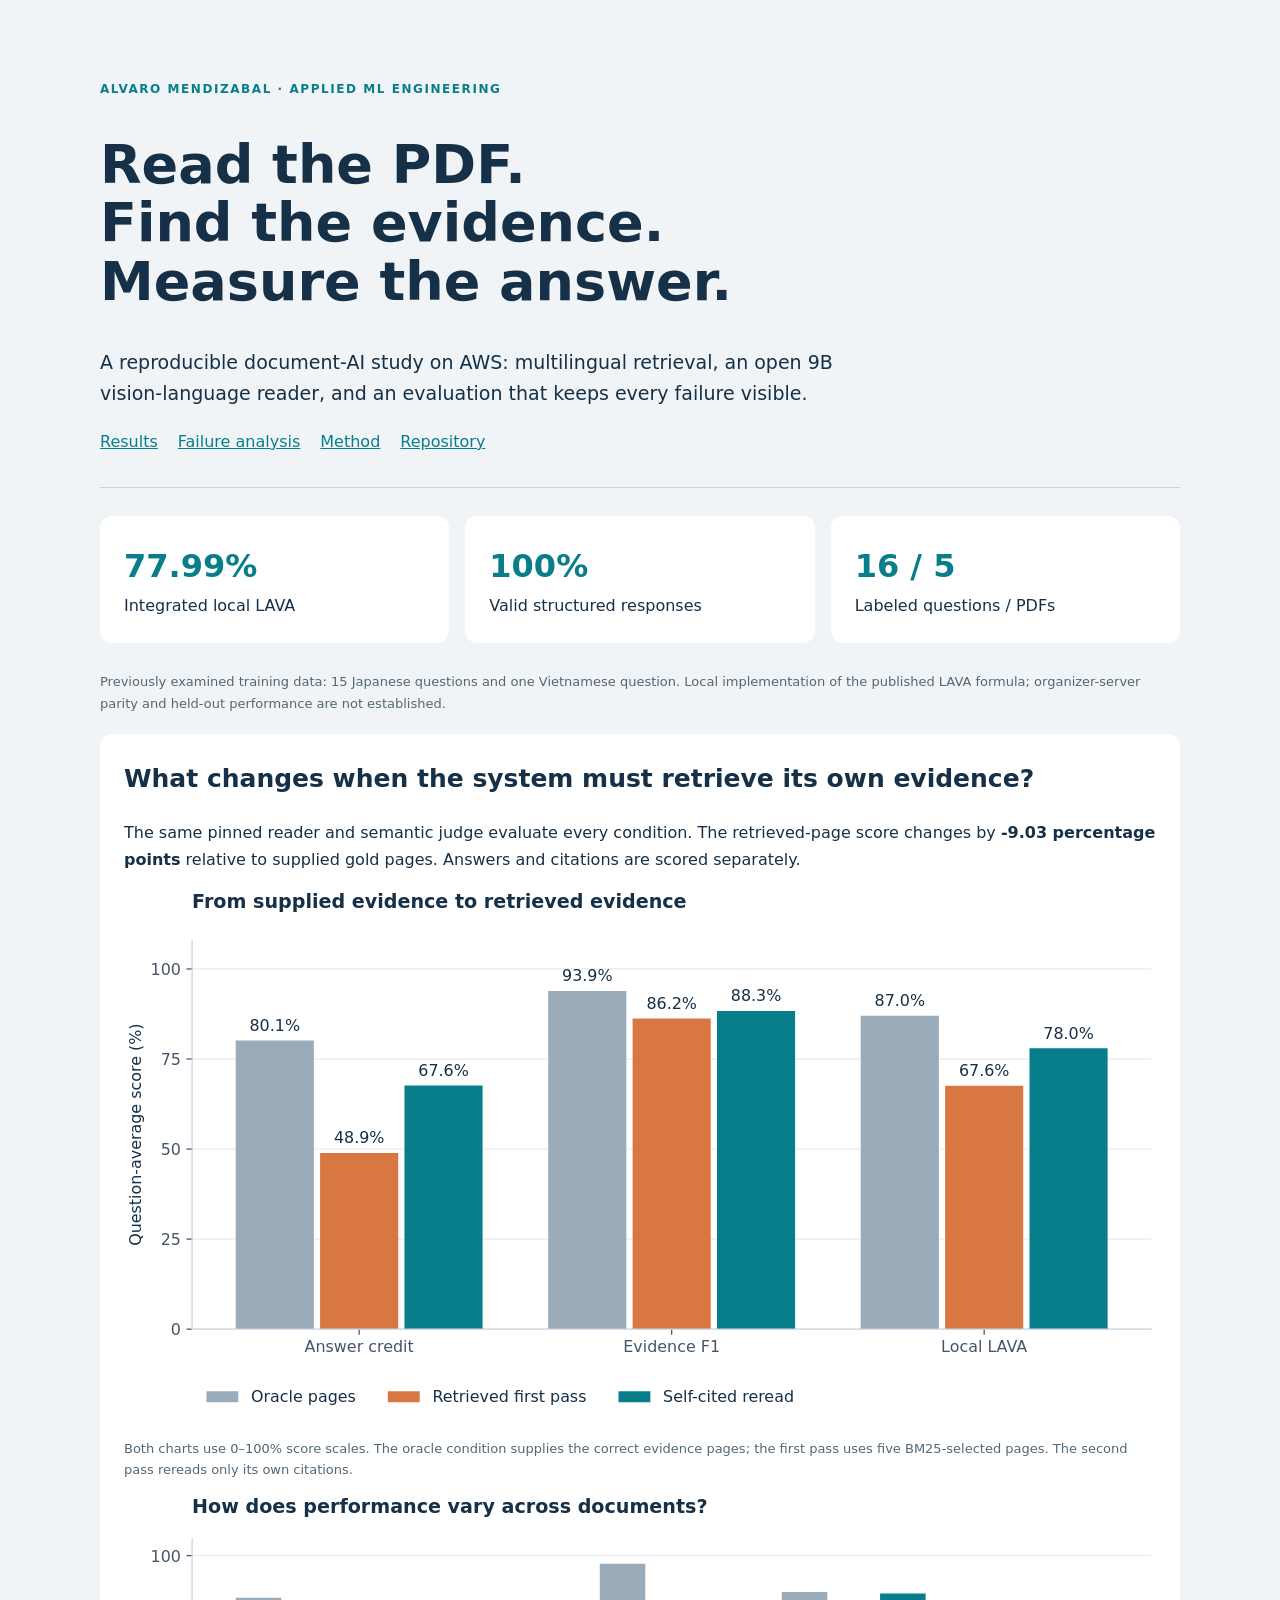
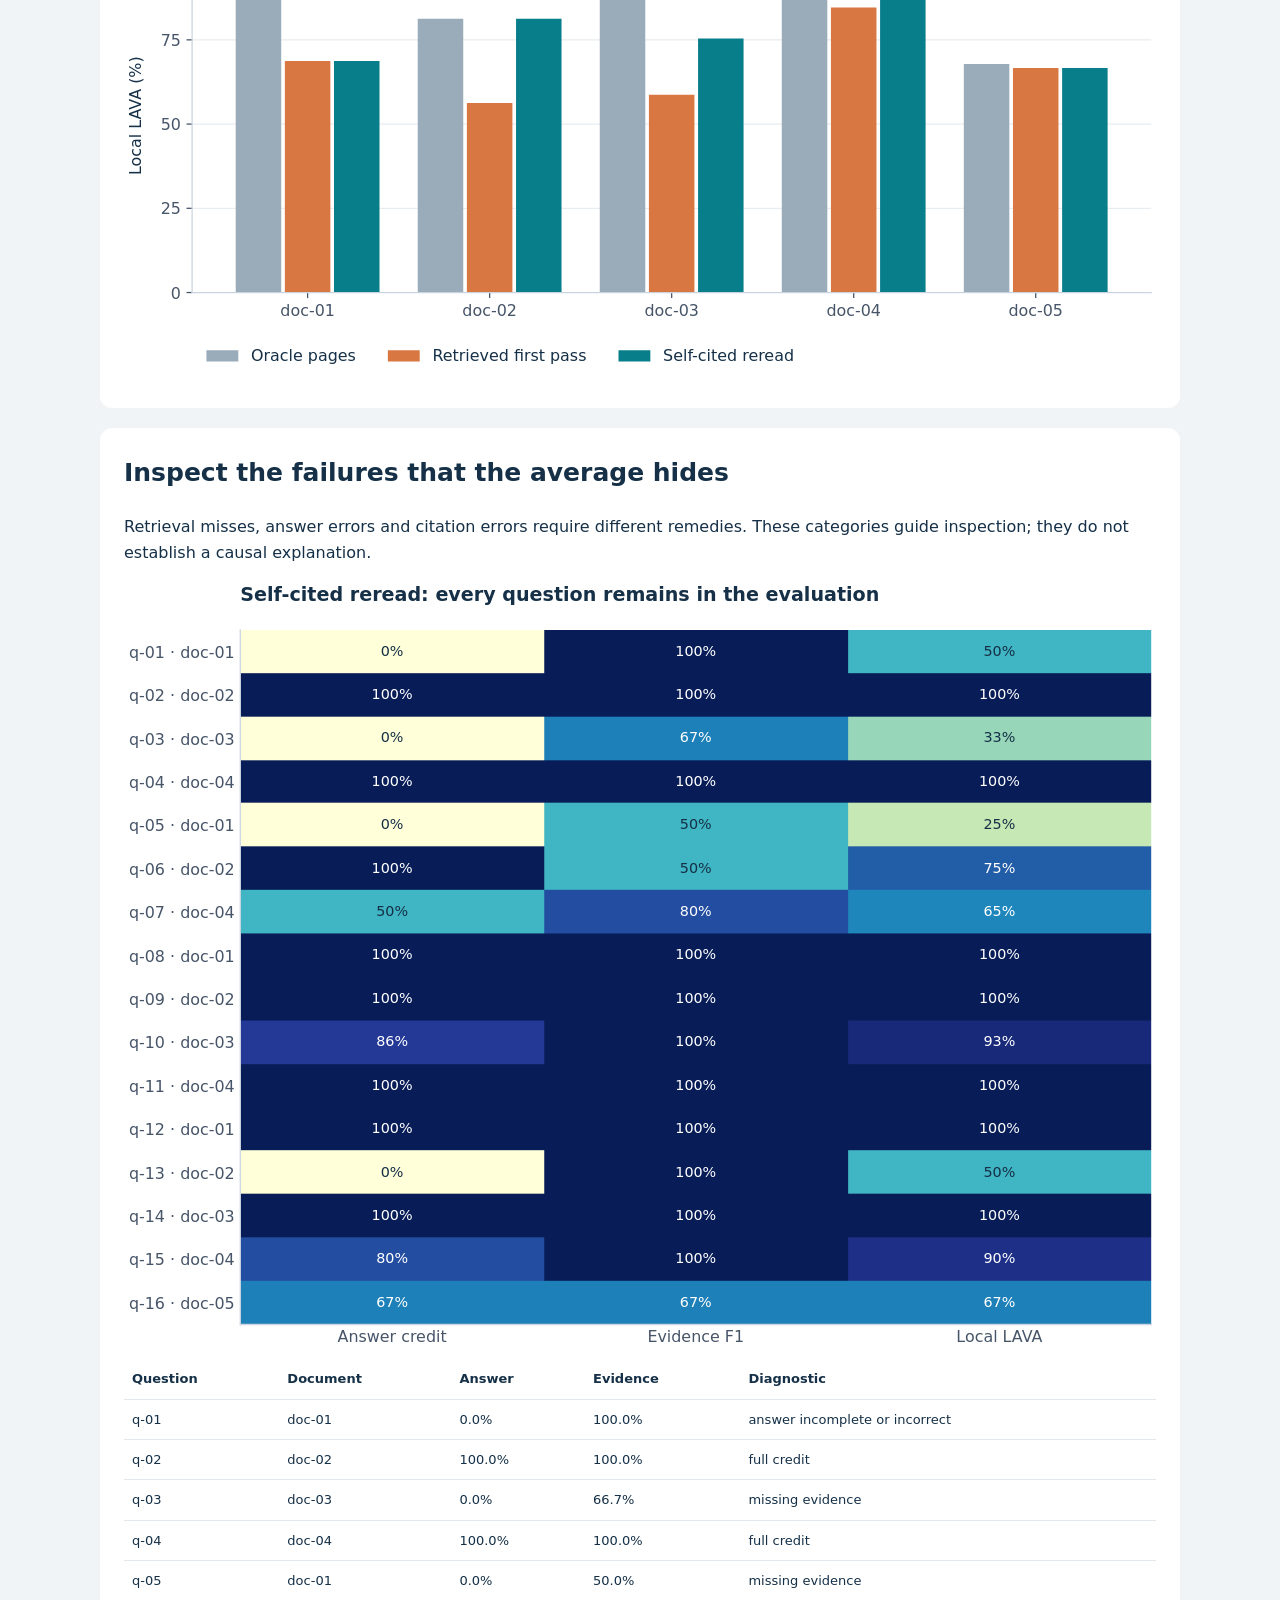
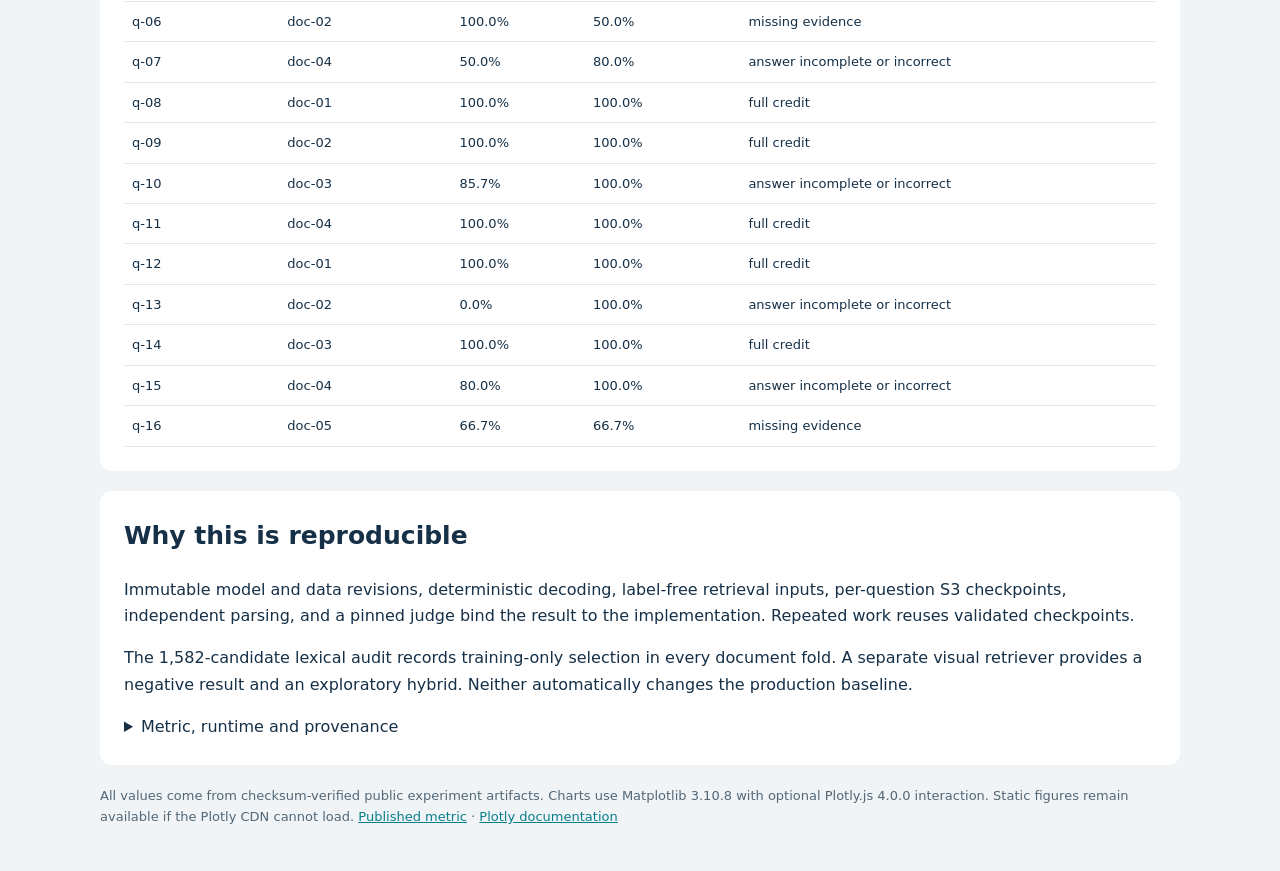
<file: reports/system/index.html>
<!doctype html><html lang="en"><head><meta charset="utf-8">
<meta name="viewport" content="width=device-width,initial-scale=1"><title>LAVA | Measured document intelligence</title>
<style>body{margin:0;background:#f0f4f6;color:#153047;font:16px/1.65 system-ui}main{max-width:1080px;margin:auto;padding:44px 24px}header{padding:24px 0 32px;border-bottom:1px solid #cad6de}.eyebrow{letter-spacing:.13em;font-size:12px;color:#087e8b;font-weight:700}h1{font-size:clamp(32px,5vw,54px);line-height:1.08;max-width:800px}h2{font-size:25px;margin-top:0}.lede{max-width:780px;font-size:19px}.cards{display:grid;grid-template-columns:repeat(3,1fr);gap:16px;margin:28px 0}.card,section{background:white;border-radius:12px;padding:24px}.card strong{display:block;font-size:32px;color:#087e8b}section{margin:20px 0}svg{width:100%;height:auto}table{border-collapse:collapse;width:100%;font-size:13px}td,th{padding:9px 8px;border-bottom:1px solid #e2e8ed;text-align:left}.scroll{overflow:auto}.note,footer{font-size:13px;color:#536777}a{color:#087e8b}nav a{margin-right:20px}.interactive{display:none;min-height:390px}@media(max-width:650px){.cards{grid-template-columns:1fr}main{padding:20px 12px}section{padding:16px}}</style></head><body><main>
<header><p class="eyebrow">ALVARO MENDIZABAL · APPLIED ML ENGINEERING</p><h1>Read the PDF.<br>Find the evidence.<br>Measure the answer.</h1><p class="lede">A reproducible document-AI study on AWS: multilingual retrieval, an open 9B vision-language reader, and an evaluation that keeps every failure visible.</p><nav><a href="#quality">Results</a><a href="#errors">Failure analysis</a><a href="#method">Method</a><a href="https://github.com/alvaromendizabal/lava-aws-multilingual-docvqa">Repository</a></nav></header>
<div class="cards"><div class="card"><strong>77.99%</strong>Integrated local LAVA</div><div class="card"><strong>100%</strong>Valid structured responses</div><div class="card"><strong>16 / 5</strong>Labeled questions / PDFs</div></div>
<p class="note">Previously examined training data: 15 Japanese questions and one Vietnamese question. Local implementation of the published LAVA formula; organizer-server parity and held-out performance are not established.</p>
<section id="quality"><h2>What changes when the system must retrieve its own evidence?</h2><p>The same pinned reader and semantic judge evaluate every condition. The retrieved-page score changes by <strong>-9.03 percentage points</strong> relative to supplied gold pages. Answers and citations are scored separately.</p><div id="quality-plot" class="interactive"></div><div id="quality-static"><svg xmlns:xlink="http://www.w3.org/1999/xlink" width="648pt" height="331.2pt" viewBox="0 0 648 331.2" xmlns="http://www.w3.org/2000/svg" version="1.1">
 <metadata>
  <rdf:RDF xmlns:dc="http://purl.org/dc/elements/1.1/" xmlns:cc="http://creativecommons.org/ns#" xmlns:rdf="http://www.w3.org/1999/02/22-rdf-syntax-ns#">
   <cc:Work>
    <dc:type rdf:resource="http://purl.org/dc/dcmitype/StillImage"/>
    <dc:format>image/svg+xml</dc:format>
    <dc:creator>
     <cc:Agent>
      <dc:title>Matplotlib v3.10.8, https://matplotlib.org/</dc:title>
     </cc:Agent>
    </dc:creator>
   </cc:Work>
  </rdf:RDF>
 </metadata>
 <defs>
  <style type="text/css">*{stroke-linejoin: round; stroke-linecap: butt}</style>
 </defs>
 <g id="figure_1">
  <g id="patch_1">
   <path d="M 0 331.2
L 648 331.2
L 648 0
L 0 0
z
" style="fill: #ffffff"/>
  </g>
  <g id="axes_1">
   <g id="patch_2">
    <path d="M 42.765865 276.385588
L 644.99976 276.385588
L 644.99976 32.118365
L 42.765865 32.118365
z
" style="fill: #ffffff"/>
   </g>
   <g id="matplotlib.axis_1">
    <g id="xtick_1">
     <g id="line2d_1">
      <defs>
       <path id="m2627d82370" d="M 0 0
L 0 3.5
" style="stroke: #475569; stroke-width: 0.8"/>
      </defs>
      <g>
       <use xlink:href="#m2627d82370" x="147.651501" y="276.385588" style="fill: #475569; stroke: #475569; stroke-width: 0.8"/>
      </g>
     </g>
     <g id="text_1">
      <text style="font-size: 10px; font-family: 'DejaVu Sans'; text-anchor: middle; fill: #475569" x="147.651501" y="290.984026" transform="rotate(-0 147.651501 290.984026)">Answer credit</text>
     </g>
    </g>
    <g id="xtick_2">
     <g id="line2d_2">
      <g>
       <use xlink:href="#m2627d82370" x="343.882812" y="276.385588" style="fill: #475569; stroke: #475569; stroke-width: 0.8"/>
      </g>
     </g>
     <g id="text_2">
      <text style="font-size: 10px; font-family: 'DejaVu Sans'; text-anchor: middle; fill: #475569" x="343.882812" y="290.984026" transform="rotate(-0 343.882812 290.984026)">Evidence F1</text>
     </g>
    </g>
    <g id="xtick_3">
     <g id="line2d_3">
      <g>
       <use xlink:href="#m2627d82370" x="540.114124" y="276.385588" style="fill: #475569; stroke: #475569; stroke-width: 0.8"/>
      </g>
     </g>
     <g id="text_3">
      <text style="font-size: 10px; font-family: 'DejaVu Sans'; text-anchor: middle; fill: #475569" x="540.114124" y="290.984026" transform="rotate(-0 540.114124 290.984026)">Local LAVA</text>
     </g>
    </g>
   </g>
   <g id="matplotlib.axis_2">
    <g id="ytick_1">
     <g id="line2d_4">
      <path d="M 42.765865 276.385588
L 644.99976 276.385588
" clip-path="url(#p6ce502608b)" style="fill: none; stroke: #e7edf1; stroke-width: 0.8; stroke-linecap: square"/>
     </g>
     <g id="line2d_5">
      <defs>
       <path id="m578516b9ff" d="M 0 0
L -3.5 0
" style="stroke: #475569; stroke-width: 0.8"/>
      </defs>
      <g>
       <use xlink:href="#m578516b9ff" x="42.765865" y="276.385588" style="fill: #475569; stroke: #475569; stroke-width: 0.8"/>
      </g>
     </g>
     <g id="text_4">
      <text style="font-size: 10px; font-family: 'DejaVu Sans'; text-anchor: end; fill: #475569" x="35.765865" y="280.184807" transform="rotate(-0 35.765865 280.184807)">0</text>
     </g>
    </g>
    <g id="ytick_2">
     <g id="line2d_6">
      <path d="M 42.765865 219.842249
L 644.99976 219.842249
" clip-path="url(#p6ce502608b)" style="fill: none; stroke: #e7edf1; stroke-width: 0.8; stroke-linecap: square"/>
     </g>
     <g id="line2d_7">
      <g>
       <use xlink:href="#m578516b9ff" x="42.765865" y="219.842249" style="fill: #475569; stroke: #475569; stroke-width: 0.8"/>
      </g>
     </g>
     <g id="text_5">
      <text style="font-size: 10px; font-family: 'DejaVu Sans'; text-anchor: end; fill: #475569" x="35.765865" y="223.641468" transform="rotate(-0 35.765865 223.641468)">25</text>
     </g>
    </g>
    <g id="ytick_3">
     <g id="line2d_8">
      <path d="M 42.765865 163.298911
L 644.99976 163.298911
" clip-path="url(#p6ce502608b)" style="fill: none; stroke: #e7edf1; stroke-width: 0.8; stroke-linecap: square"/>
     </g>
     <g id="line2d_9">
      <g>
       <use xlink:href="#m578516b9ff" x="42.765865" y="163.298911" style="fill: #475569; stroke: #475569; stroke-width: 0.8"/>
      </g>
     </g>
     <g id="text_6">
      <text style="font-size: 10px; font-family: 'DejaVu Sans'; text-anchor: end; fill: #475569" x="35.765865" y="167.09813" transform="rotate(-0 35.765865 167.09813)">50</text>
     </g>
    </g>
    <g id="ytick_4">
     <g id="line2d_10">
      <path d="M 42.765865 106.755572
L 644.99976 106.755572
" clip-path="url(#p6ce502608b)" style="fill: none; stroke: #e7edf1; stroke-width: 0.8; stroke-linecap: square"/>
     </g>
     <g id="line2d_11">
      <g>
       <use xlink:href="#m578516b9ff" x="42.765865" y="106.755572" style="fill: #475569; stroke: #475569; stroke-width: 0.8"/>
      </g>
     </g>
     <g id="text_7">
      <text style="font-size: 10px; font-family: 'DejaVu Sans'; text-anchor: end; fill: #475569" x="35.765865" y="110.554791" transform="rotate(-0 35.765865 110.554791)">75</text>
     </g>
    </g>
    <g id="ytick_5">
     <g id="line2d_12">
      <path d="M 42.765865 50.212233
L 644.99976 50.212233
" clip-path="url(#p6ce502608b)" style="fill: none; stroke: #e7edf1; stroke-width: 0.8; stroke-linecap: square"/>
     </g>
     <g id="line2d_13">
      <g>
       <use xlink:href="#m578516b9ff" x="42.765865" y="50.212233" style="fill: #475569; stroke: #475569; stroke-width: 0.8"/>
      </g>
     </g>
     <g id="text_8">
      <text style="font-size: 10px; font-family: 'DejaVu Sans'; text-anchor: end; fill: #475569" x="35.765865" y="54.011452" transform="rotate(-0 35.765865 54.011452)">100</text>
     </g>
    </g>
    <g id="text_9">
     <text style="font-size: 10px; font-family: 'DejaVu Sans'; text-anchor: middle; fill: #153047" x="10.598678" y="154.251977" transform="rotate(-90 10.598678 154.251977)">Question-average score (%)</text>
    </g>
   </g>
   <g id="patch_3">
    <path d="M 70.140133 276.385588
L 119.197961 276.385588
L 119.197961 95.110337
L 70.140133 95.110337
z
" clip-path="url(#p6ce502608b)" style="fill: #9aabba"/>
   </g>
   <g id="patch_4">
    <path d="M 266.371444 276.385588
L 315.429272 276.385588
L 315.429272 64.011501
L 266.371444 64.011501
z
" clip-path="url(#p6ce502608b)" style="fill: #9aabba"/>
   </g>
   <g id="patch_5">
    <path d="M 462.602756 276.385588
L 511.660584 276.385588
L 511.660584 79.560919
L 462.602756 79.560919
z
" clip-path="url(#p6ce502608b)" style="fill: #9aabba"/>
   </g>
   <g id="patch_6">
    <path d="M 123.122587 276.385588
L 172.180415 276.385588
L 172.180415 165.78951
L 123.122587 165.78951
z
" clip-path="url(#p6ce502608b)" style="fill: #d97742"/>
   </g>
   <g id="patch_7">
    <path d="M 319.353899 276.385588
L 368.411726 276.385588
L 368.411726 81.31107
L 319.353899 81.31107
z
" clip-path="url(#p6ce502608b)" style="fill: #d97742"/>
   </g>
   <g id="patch_8">
    <path d="M 515.58521 276.385588
L 564.643038 276.385588
L 564.643038 123.55029
L 515.58521 123.55029
z
" clip-path="url(#p6ce502608b)" style="fill: #d97742"/>
   </g>
   <g id="patch_9">
    <path d="M 176.105041 276.385588
L 225.162869 276.385588
L 225.162869 123.382006
L 176.105041 123.382006
z
" clip-path="url(#p6ce502608b)" style="fill: #087e8b"/>
   </g>
   <g id="patch_10">
    <path d="M 372.336353 276.385588
L 421.394181 276.385588
L 421.394181 76.599125
L 372.336353 76.599125
z
" clip-path="url(#p6ce502608b)" style="fill: #087e8b"/>
   </g>
   <g id="patch_11">
    <path d="M 568.567664 276.385588
L 617.625492 276.385588
L 617.625492 99.990565
L 568.567664 99.990565
z
" clip-path="url(#p6ce502608b)" style="fill: #087e8b"/>
   </g>
   <g id="patch_12">
    <path d="M 42.765865 276.385588
L 42.765865 32.118365
" style="fill: none; stroke: #cbd5e1; stroke-width: 0.8; stroke-linejoin: miter; stroke-linecap: square"/>
   </g>
   <g id="patch_13">
    <path d="M 42.765865 276.385588
L 644.99976 276.385588
" style="fill: none; stroke: #cbd5e1; stroke-width: 0.8; stroke-linejoin: miter; stroke-linecap: square"/>
   </g>
   <g id="text_10">
    <text style="font-size: 10px; font-family: 'DejaVu Sans'; text-anchor: middle; fill: #153047" x="94.669047" y="89.030649" transform="rotate(-0 94.669047 89.030649)">80.1%</text>
   </g>
   <g id="text_11">
    <text style="font-size: 10px; font-family: 'DejaVu Sans'; text-anchor: middle; fill: #153047" x="290.900358" y="57.931813" transform="rotate(-0 290.900358 57.931813)">93.9%</text>
   </g>
   <g id="text_12">
    <text style="font-size: 10px; font-family: 'DejaVu Sans'; text-anchor: middle; fill: #153047" x="487.13167" y="73.481231" transform="rotate(-0 487.13167 73.481231)">87.0%</text>
   </g>
   <g id="text_13">
    <text style="font-size: 10px; font-family: 'DejaVu Sans'; text-anchor: middle; fill: #153047" x="147.651501" y="159.709823" transform="rotate(-0 147.651501 159.709823)">48.9%</text>
   </g>
   <g id="text_14">
    <text style="font-size: 10px; font-family: 'DejaVu Sans'; text-anchor: middle; fill: #153047" x="343.882812" y="75.231382" transform="rotate(-0 343.882812 75.231382)">86.2%</text>
   </g>
   <g id="text_15">
    <text style="font-size: 10px; font-family: 'DejaVu Sans'; text-anchor: middle; fill: #153047" x="540.114124" y="117.470602" transform="rotate(-0 540.114124 117.470602)">67.6%</text>
   </g>
   <g id="text_16">
    <text style="font-size: 10px; font-family: 'DejaVu Sans'; text-anchor: middle; fill: #153047" x="200.633955" y="117.302319" transform="rotate(-0 200.633955 117.302319)">67.6%</text>
   </g>
   <g id="text_17">
    <text style="font-size: 10px; font-family: 'DejaVu Sans'; text-anchor: middle; fill: #153047" x="396.865267" y="70.519437" transform="rotate(-0 396.865267 70.519437)">88.3%</text>
   </g>
   <g id="text_18">
    <text style="font-size: 10px; font-family: 'DejaVu Sans'; text-anchor: middle; fill: #153047" x="593.096578" y="93.910878" transform="rotate(-0 593.096578 93.910878)">78.0%</text>
   </g>
   <g id="text_19">
    <text style="font-weight: 700; font-size: 12px; font-family: 'DejaVu Sans'; text-anchor: start; fill: #153047" x="42.765865" y="12.118365" transform="rotate(-0 42.765865 12.118365)">From supplied evidence to retrieved evidence</text>
   </g>
   <g id="legend_1">
    <g id="patch_14">
     <path d="M 51.765865 322.296092
L 71.765865 322.296092
L 71.765865 315.296092
L 51.765865 315.296092
z
" style="fill: #9aabba"/>
    </g>
    <g id="text_20">
     <text style="font-size: 10px; font-family: 'DejaVu Sans'; text-anchor: start; fill: #153047" x="79.765865" y="322.296092" transform="rotate(-0 79.765865 322.296092)">Oracle pages</text>
    </g>
    <g id="patch_15">
     <path d="M 165.672115 322.296092
L 185.672115 322.296092
L 185.672115 315.296092
L 165.672115 315.296092
z
" style="fill: #d97742"/>
    </g>
    <g id="text_21">
     <text style="font-size: 10px; font-family: 'DejaVu Sans'; text-anchor: start; fill: #153047" x="193.672115" y="322.296092" transform="rotate(-0 193.672115 322.296092)">Retrieved first pass</text>
    </g>
    <g id="patch_16">
     <path d="M 310.497115 322.296092
L 330.497115 322.296092
L 330.497115 315.296092
L 310.497115 315.296092
z
" style="fill: #087e8b"/>
    </g>
    <g id="text_22">
     <text style="font-size: 10px; font-family: 'DejaVu Sans'; text-anchor: start; fill: #153047" x="338.497115" y="322.296092" transform="rotate(-0 338.497115 322.296092)">Self-cited reread</text>
    </g>
   </g>
  </g>
 </g>
 <defs>
  <clipPath id="p6ce502608b">
   <rect x="42.765865" y="32.118365" width="602.233895" height="244.267223"/>
  </clipPath>
 </defs>
</svg>
</div><p class="note">Both charts use 0–100% score scales. The oracle condition supplies the correct evidence pages; the first pass uses five BM25-selected pages. The second pass rereads only its own citations.</p><svg xmlns:xlink="http://www.w3.org/1999/xlink" width="648pt" height="302.4pt" viewBox="0 0 648 302.4" xmlns="http://www.w3.org/2000/svg" version="1.1">
 <metadata>
  <rdf:RDF xmlns:dc="http://purl.org/dc/elements/1.1/" xmlns:cc="http://creativecommons.org/ns#" xmlns:rdf="http://www.w3.org/1999/02/22-rdf-syntax-ns#">
   <cc:Work>
    <dc:type rdf:resource="http://purl.org/dc/dcmitype/StillImage"/>
    <dc:format>image/svg+xml</dc:format>
    <dc:creator>
     <cc:Agent>
      <dc:title>Matplotlib v3.10.8, https://matplotlib.org/</dc:title>
     </cc:Agent>
    </dc:creator>
   </cc:Work>
  </rdf:RDF>
 </metadata>
 <defs>
  <style type="text/css">*{stroke-linejoin: round; stroke-linecap: butt}</style>
 </defs>
 <g id="figure_1">
  <g id="patch_1">
   <path d="M 0 302.4
L 648 302.4
L 648 0
L 0 0
z
" style="fill: #ffffff"/>
  </g>
  <g id="axes_1">
   <g id="patch_2">
    <path d="M 42.765865 250.242254
L 644.99976 250.242254
L 644.99976 28.118365
L 42.765865 28.118365
z
" style="fill: #ffffff"/>
   </g>
   <g id="matplotlib.axis_1">
    <g id="xtick_1">
     <g id="line2d_1">
      <defs>
       <path id="m2627d82370" d="M 0 0
L 0 3.5
" style="stroke: #475569; stroke-width: 0.8"/>
      </defs>
      <g>
       <use xlink:href="#m2627d82370" x="115.287673" y="250.242254" style="fill: #475569; stroke: #475569; stroke-width: 0.8"/>
      </g>
     </g>
     <g id="text_1">
      <text style="font-size: 10px; font-family: 'DejaVu Sans'; text-anchor: middle; fill: #475569" x="115.287673" y="264.840691" transform="rotate(-0 115.287673 264.840691)">doc-01</text>
     </g>
    </g>
    <g id="xtick_2">
     <g id="line2d_2">
      <g>
       <use xlink:href="#m2627d82370" x="229.585243" y="250.242254" style="fill: #475569; stroke: #475569; stroke-width: 0.8"/>
      </g>
     </g>
     <g id="text_2">
      <text style="font-size: 10px; font-family: 'DejaVu Sans'; text-anchor: middle; fill: #475569" x="229.585243" y="264.840691" transform="rotate(-0 229.585243 264.840691)">doc-02</text>
     </g>
    </g>
    <g id="xtick_3">
     <g id="line2d_3">
      <g>
       <use xlink:href="#m2627d82370" x="343.882813" y="250.242254" style="fill: #475569; stroke: #475569; stroke-width: 0.8"/>
      </g>
     </g>
     <g id="text_3">
      <text style="font-size: 10px; font-family: 'DejaVu Sans'; text-anchor: middle; fill: #475569" x="343.882813" y="264.840691" transform="rotate(-0 343.882813 264.840691)">doc-03</text>
     </g>
    </g>
    <g id="xtick_4">
     <g id="line2d_4">
      <g>
       <use xlink:href="#m2627d82370" x="458.180382" y="250.242254" style="fill: #475569; stroke: #475569; stroke-width: 0.8"/>
      </g>
     </g>
     <g id="text_4">
      <text style="font-size: 10px; font-family: 'DejaVu Sans'; text-anchor: middle; fill: #475569" x="458.180382" y="264.840691" transform="rotate(-0 458.180382 264.840691)">doc-04</text>
     </g>
    </g>
    <g id="xtick_5">
     <g id="line2d_5">
      <g>
       <use xlink:href="#m2627d82370" x="572.477952" y="250.242254" style="fill: #475569; stroke: #475569; stroke-width: 0.8"/>
      </g>
     </g>
     <g id="text_5">
      <text style="font-size: 10px; font-family: 'DejaVu Sans'; text-anchor: middle; fill: #475569" x="572.477952" y="264.840691" transform="rotate(-0 572.477952 264.840691)">doc-05</text>
     </g>
    </g>
   </g>
   <g id="matplotlib.axis_2">
    <g id="ytick_1">
     <g id="line2d_6">
      <path d="M 42.765865 250.242254
L 644.99976 250.242254
" clip-path="url(#pd648c6be67)" style="fill: none; stroke: #e7edf1; stroke-width: 0.8; stroke-linecap: square"/>
     </g>
     <g id="line2d_7">
      <defs>
       <path id="m578516b9ff" d="M 0 0
L -3.5 0
" style="stroke: #475569; stroke-width: 0.8"/>
      </defs>
      <g>
       <use xlink:href="#m578516b9ff" x="42.765865" y="250.242254" style="fill: #475569; stroke: #475569; stroke-width: 0.8"/>
      </g>
     </g>
     <g id="text_6">
      <text style="font-size: 10px; font-family: 'DejaVu Sans'; text-anchor: end; fill: #475569" x="35.765865" y="254.041473" transform="rotate(-0 35.765865 254.041473)">0</text>
     </g>
    </g>
    <g id="ytick_2">
     <g id="line2d_8">
      <path d="M 42.765865 197.355614
L 644.99976 197.355614
" clip-path="url(#pd648c6be67)" style="fill: none; stroke: #e7edf1; stroke-width: 0.8; stroke-linecap: square"/>
     </g>
     <g id="line2d_9">
      <g>
       <use xlink:href="#m578516b9ff" x="42.765865" y="197.355614" style="fill: #475569; stroke: #475569; stroke-width: 0.8"/>
      </g>
     </g>
     <g id="text_7">
      <text style="font-size: 10px; font-family: 'DejaVu Sans'; text-anchor: end; fill: #475569" x="35.765865" y="201.154832" transform="rotate(-0 35.765865 201.154832)">25</text>
     </g>
    </g>
    <g id="ytick_3">
     <g id="line2d_10">
      <path d="M 42.765865 144.468973
L 644.99976 144.468973
" clip-path="url(#pd648c6be67)" style="fill: none; stroke: #e7edf1; stroke-width: 0.8; stroke-linecap: square"/>
     </g>
     <g id="line2d_11">
      <g>
       <use xlink:href="#m578516b9ff" x="42.765865" y="144.468973" style="fill: #475569; stroke: #475569; stroke-width: 0.8"/>
      </g>
     </g>
     <g id="text_8">
      <text style="font-size: 10px; font-family: 'DejaVu Sans'; text-anchor: end; fill: #475569" x="35.765865" y="148.268192" transform="rotate(-0 35.765865 148.268192)">50</text>
     </g>
    </g>
    <g id="ytick_4">
     <g id="line2d_12">
      <path d="M 42.765865 91.582333
L 644.99976 91.582333
" clip-path="url(#pd648c6be67)" style="fill: none; stroke: #e7edf1; stroke-width: 0.8; stroke-linecap: square"/>
     </g>
     <g id="line2d_13">
      <g>
       <use xlink:href="#m578516b9ff" x="42.765865" y="91.582333" style="fill: #475569; stroke: #475569; stroke-width: 0.8"/>
      </g>
     </g>
     <g id="text_9">
      <text style="font-size: 10px; font-family: 'DejaVu Sans'; text-anchor: end; fill: #475569" x="35.765865" y="95.381552" transform="rotate(-0 35.765865 95.381552)">75</text>
     </g>
    </g>
    <g id="ytick_5">
     <g id="line2d_14">
      <path d="M 42.765865 38.695693
L 644.99976 38.695693
" clip-path="url(#pd648c6be67)" style="fill: none; stroke: #e7edf1; stroke-width: 0.8; stroke-linecap: square"/>
     </g>
     <g id="line2d_15">
      <g>
       <use xlink:href="#m578516b9ff" x="42.765865" y="38.695693" style="fill: #475569; stroke: #475569; stroke-width: 0.8"/>
      </g>
     </g>
     <g id="text_10">
      <text style="font-size: 10px; font-family: 'DejaVu Sans'; text-anchor: end; fill: #475569" x="35.765865" y="42.494912" transform="rotate(-0 35.765865 42.494912)">100</text>
     </g>
    </g>
    <g id="text_11">
     <text style="font-size: 10px; font-family: 'DejaVu Sans'; text-anchor: middle; fill: #153047" x="10.598678" y="139.180309" transform="rotate(-90 10.598678 139.180309)">Local LAVA (%)</text>
    </g>
   </g>
   <g id="patch_3">
    <path d="M 70.140133 250.242254
L 98.714525 250.242254
L 98.714525 65.139013
L 70.140133 65.139013
z
" clip-path="url(#pd648c6be67)" style="fill: #9aabba"/>
   </g>
   <g id="patch_4">
    <path d="M 184.437703 250.242254
L 213.012095 250.242254
L 213.012095 78.360673
L 184.437703 78.360673
z
" clip-path="url(#pd648c6be67)" style="fill: #9aabba"/>
   </g>
   <g id="patch_5">
    <path d="M 298.735272 250.242254
L 327.309665 250.242254
L 327.309665 43.732516
L 298.735272 43.732516
z
" clip-path="url(#pd648c6be67)" style="fill: #9aabba"/>
   </g>
   <g id="patch_6">
    <path d="M 413.032842 250.242254
L 441.607235 250.242254
L 441.607235 61.613237
L 413.032842 61.613237
z
" clip-path="url(#pd648c6be67)" style="fill: #9aabba"/>
   </g>
   <g id="patch_7">
    <path d="M 527.330412 250.242254
L 555.904804 250.242254
L 555.904804 106.692802
L 527.330412 106.692802
z
" clip-path="url(#pd648c6be67)" style="fill: #9aabba"/>
   </g>
   <g id="patch_8">
    <path d="M 101.000477 250.242254
L 129.574869 250.242254
L 129.574869 104.803993
L 101.000477 104.803993
z
" clip-path="url(#pd648c6be67)" style="fill: #d97742"/>
   </g>
   <g id="patch_9">
    <path d="M 215.298047 250.242254
L 243.872439 250.242254
L 243.872439 131.247313
L 215.298047 131.247313
z
" clip-path="url(#pd648c6be67)" style="fill: #d97742"/>
   </g>
   <g id="patch_10">
    <path d="M 329.595616 250.242254
L 358.170009 250.242254
L 358.170009 126.000623
L 329.595616 126.000623
z
" clip-path="url(#pd648c6be67)" style="fill: #d97742"/>
   </g>
   <g id="patch_11">
    <path d="M 443.893186 250.242254
L 472.467578 250.242254
L 472.467578 71.309121
L 443.893186 71.309121
z
" clip-path="url(#pd648c6be67)" style="fill: #d97742"/>
   </g>
   <g id="patch_12">
    <path d="M 558.190756 250.242254
L 586.765148 250.242254
L 586.765148 109.211213
L 558.190756 109.211213
z
" clip-path="url(#pd648c6be67)" style="fill: #d97742"/>
   </g>
   <g id="patch_13">
    <path d="M 131.860821 250.242254
L 160.435213 250.242254
L 160.435213 104.803993
L 131.860821 104.803993
z
" clip-path="url(#pd648c6be67)" style="fill: #087e8b"/>
   </g>
   <g id="patch_14">
    <path d="M 246.15839 250.242254
L 274.732783 250.242254
L 274.732783 78.360673
L 246.15839 78.360673
z
" clip-path="url(#pd648c6be67)" style="fill: #087e8b"/>
   </g>
   <g id="patch_15">
    <path d="M 360.45596 250.242254
L 389.030353 250.242254
L 389.030353 90.742863
L 360.45596 90.742863
z
" clip-path="url(#pd648c6be67)" style="fill: #087e8b"/>
   </g>
   <g id="patch_16">
    <path d="M 474.75353 250.242254
L 503.327922 250.242254
L 503.327922 62.494681
L 474.75353 62.494681
z
" clip-path="url(#pd648c6be67)" style="fill: #087e8b"/>
   </g>
   <g id="patch_17">
    <path d="M 589.0511 250.242254
L 617.625492 250.242254
L 617.625492 109.211213
L 589.0511 109.211213
z
" clip-path="url(#pd648c6be67)" style="fill: #087e8b"/>
   </g>
   <g id="patch_18">
    <path d="M 42.765865 250.242254
L 42.765865 28.118365
" style="fill: none; stroke: #cbd5e1; stroke-width: 0.8; stroke-linejoin: miter; stroke-linecap: square"/>
   </g>
   <g id="patch_19">
    <path d="M 42.765865 250.242254
L 644.99976 250.242254
" style="fill: none; stroke: #cbd5e1; stroke-width: 0.8; stroke-linejoin: miter; stroke-linecap: square"/>
   </g>
   <g id="text_12">
    <text style="font-weight: 700; font-size: 12px; font-family: 'DejaVu Sans'; text-anchor: start; fill: #153047" x="42.765865" y="12.118365" transform="rotate(-0 42.765865 12.118365)">How does performance vary across documents?</text>
   </g>
   <g id="legend_1">
    <g id="patch_20">
     <path d="M 51.765865 293.495558
L 71.765865 293.495558
L 71.765865 286.495558
L 51.765865 286.495558
z
" style="fill: #9aabba"/>
    </g>
    <g id="text_13">
     <text style="font-size: 10px; font-family: 'DejaVu Sans'; text-anchor: start; fill: #153047" x="79.765865" y="293.495558" transform="rotate(-0 79.765865 293.495558)">Oracle pages</text>
    </g>
    <g id="patch_21">
     <path d="M 165.672115 293.495558
L 185.672115 293.495558
L 185.672115 286.495558
L 165.672115 286.495558
z
" style="fill: #d97742"/>
    </g>
    <g id="text_14">
     <text style="font-size: 10px; font-family: 'DejaVu Sans'; text-anchor: start; fill: #153047" x="193.672115" y="293.495558" transform="rotate(-0 193.672115 293.495558)">Retrieved first pass</text>
    </g>
    <g id="patch_22">
     <path d="M 310.497115 293.495558
L 330.497115 293.495558
L 330.497115 286.495558
L 310.497115 286.495558
z
" style="fill: #087e8b"/>
    </g>
    <g id="text_15">
     <text style="font-size: 10px; font-family: 'DejaVu Sans'; text-anchor: start; fill: #153047" x="338.497115" y="293.495558" transform="rotate(-0 338.497115 293.495558)">Self-cited reread</text>
    </g>
   </g>
  </g>
 </g>
 <defs>
  <clipPath id="pd648c6be67">
   <rect x="42.765865" y="28.118365" width="602.233895" height="222.123889"/>
  </clipPath>
 </defs>
</svg>
</section>
<section id="errors"><h2>Inspect the failures that the average hides</h2><p>Retrieval misses, answer errors and citation errors require different remedies. These categories guide inspection; they do not establish a causal explanation.</p><div id="question-plot" class="interactive"></div><div id="question-static"><svg xmlns:xlink="http://www.w3.org/1999/xlink" width="648pt" height="482.4pt" viewBox="0 0 648 482.4" xmlns="http://www.w3.org/2000/svg" version="1.1">
 <metadata>
  <rdf:RDF xmlns:dc="http://purl.org/dc/elements/1.1/" xmlns:cc="http://creativecommons.org/ns#" xmlns:rdf="http://www.w3.org/1999/02/22-rdf-syntax-ns#">
   <cc:Work>
    <dc:type rdf:resource="http://purl.org/dc/dcmitype/StillImage"/>
    <dc:format>image/svg+xml</dc:format>
    <dc:creator>
     <cc:Agent>
      <dc:title>Matplotlib v3.10.8, https://matplotlib.org/</dc:title>
     </cc:Agent>
    </dc:creator>
   </cc:Work>
  </rdf:RDF>
 </metadata>
 <defs>
  <style type="text/css">*{stroke-linejoin: round; stroke-linecap: butt}</style>
 </defs>
 <g id="figure_1">
  <g id="patch_1">
   <path d="M 0 482.4
L 648 482.4
L 648 0
L 0 0
z
" style="fill: #ffffff"/>
  </g>
  <g id="axes_1">
   <g id="patch_2">
    <path d="M 73.014303 466.221635
L 644.99976 466.221635
L 644.99976 30.118365
L 73.014303 30.118365
z
" style="fill: #ffffff"/>
   </g>
   <g clip-path="url(#p0bc2b90dc3)">
    <image xlink:href="data:image/png;base64,
[base64]/+avQFY2M8vH2ZPABZ25/[base64]/[base64]/[base64]/sycAC/[base64]/AMf1jqnt1l4ewAAAABJRU5ErkJggg==" id="imaged4ba26083b" transform="scale(1 -1) translate(0 -436.32)" x="73.014303" y="-29.901635" width="572.4" height="436.32"/>
   </g>
   <g id="matplotlib.axis_1">
    <g id="xtick_1">
     <g id="line2d_1"/>
     <g id="text_1">
      <text style="font-size: 10px; font-family: 'DejaVu Sans'; text-anchor: middle; fill: #475569" x="168.345212" y="477.320073" transform="rotate(-0 168.345212 477.320073)">Answer credit</text>
     </g>
    </g>
    <g id="xtick_2">
     <g id="line2d_2"/>
     <g id="text_2">
      <text style="font-size: 10px; font-family: 'DejaVu Sans'; text-anchor: middle; fill: #475569" x="359.007031" y="477.320073" transform="rotate(-0 359.007031 477.320073)">Evidence F1</text>
     </g>
    </g>
    <g id="xtick_3">
     <g id="line2d_3"/>
     <g id="text_3">
      <text style="font-size: 10px; font-family: 'DejaVu Sans'; text-anchor: middle; fill: #475569" x="549.66885" y="477.320073" transform="rotate(-0 549.66885 477.320073)">Local LAVA</text>
     </g>
    </g>
   </g>
   <g id="matplotlib.axis_2">
    <g id="ytick_1">
     <g id="line2d_4"/>
     <g id="text_4">
      <text style="font-size: 10px; font-family: 'DejaVu Sans'; text-anchor: end; fill: #475569" x="69.514303" y="47.545811" transform="rotate(-0 69.514303 47.545811)">q-01 · doc-01</text>
     </g>
    </g>
    <g id="ytick_2">
     <g id="line2d_5"/>
     <g id="text_5">
      <text style="font-size: 10px; font-family: 'DejaVu Sans'; text-anchor: end; fill: #475569" x="69.514303" y="74.802265" transform="rotate(-0 69.514303 74.802265)">q-02 · doc-02</text>
     </g>
    </g>
    <g id="ytick_3">
     <g id="line2d_6"/>
     <g id="text_6">
      <text style="font-size: 10px; font-family: 'DejaVu Sans'; text-anchor: end; fill: #475569" x="69.514303" y="102.05872" transform="rotate(-0 69.514303 102.05872)">q-03 · doc-03</text>
     </g>
    </g>
    <g id="ytick_4">
     <g id="line2d_7"/>
     <g id="text_7">
      <text style="font-size: 10px; font-family: 'DejaVu Sans'; text-anchor: end; fill: #475569" x="69.514303" y="129.315174" transform="rotate(-0 69.514303 129.315174)">q-04 · doc-04</text>
     </g>
    </g>
    <g id="ytick_5">
     <g id="line2d_8"/>
     <g id="text_8">
      <text style="font-size: 10px; font-family: 'DejaVu Sans'; text-anchor: end; fill: #475569" x="69.514303" y="156.571628" transform="rotate(-0 69.514303 156.571628)">q-05 · doc-01</text>
     </g>
    </g>
    <g id="ytick_6">
     <g id="line2d_9"/>
     <g id="text_9">
      <text style="font-size: 10px; font-family: 'DejaVu Sans'; text-anchor: end; fill: #475569" x="69.514303" y="183.828083" transform="rotate(-0 69.514303 183.828083)">q-06 · doc-02</text>
     </g>
    </g>
    <g id="ytick_7">
     <g id="line2d_10"/>
     <g id="text_10">
      <text style="font-size: 10px; font-family: 'DejaVu Sans'; text-anchor: end; fill: #475569" x="69.514303" y="211.084537" transform="rotate(-0 69.514303 211.084537)">q-07 · doc-04</text>
     </g>
    </g>
    <g id="ytick_8">
     <g id="line2d_11"/>
     <g id="text_11">
      <text style="font-size: 10px; font-family: 'DejaVu Sans'; text-anchor: end; fill: #475569" x="69.514303" y="238.340992" transform="rotate(-0 69.514303 238.340992)">q-08 · doc-01</text>
     </g>
    </g>
    <g id="ytick_9">
     <g id="line2d_12"/>
     <g id="text_12">
      <text style="font-size: 10px; font-family: 'DejaVu Sans'; text-anchor: end; fill: #475569" x="69.514303" y="265.597446" transform="rotate(-0 69.514303 265.597446)">q-09 · doc-02</text>
     </g>
    </g>
    <g id="ytick_10">
     <g id="line2d_13"/>
     <g id="text_13">
      <text style="font-size: 10px; font-family: 'DejaVu Sans'; text-anchor: end; fill: #475569" x="69.514303" y="292.8539" transform="rotate(-0 69.514303 292.8539)">q-10 · doc-03</text>
     </g>
    </g>
    <g id="ytick_11">
     <g id="line2d_14"/>
     <g id="text_14">
      <text style="font-size: 10px; font-family: 'DejaVu Sans'; text-anchor: end; fill: #475569" x="69.514303" y="320.110355" transform="rotate(-0 69.514303 320.110355)">q-11 · doc-04</text>
     </g>
    </g>
    <g id="ytick_12">
     <g id="line2d_15"/>
     <g id="text_15">
      <text style="font-size: 10px; font-family: 'DejaVu Sans'; text-anchor: end; fill: #475569" x="69.514303" y="347.366809" transform="rotate(-0 69.514303 347.366809)">q-12 · doc-01</text>
     </g>
    </g>
    <g id="ytick_13">
     <g id="line2d_16"/>
     <g id="text_16">
      <text style="font-size: 10px; font-family: 'DejaVu Sans'; text-anchor: end; fill: #475569" x="69.514303" y="374.623263" transform="rotate(-0 69.514303 374.623263)">q-13 · doc-02</text>
     </g>
    </g>
    <g id="ytick_14">
     <g id="line2d_17"/>
     <g id="text_17">
      <text style="font-size: 10px; font-family: 'DejaVu Sans'; text-anchor: end; fill: #475569" x="69.514303" y="401.879718" transform="rotate(-0 69.514303 401.879718)">q-14 · doc-03</text>
     </g>
    </g>
    <g id="ytick_15">
     <g id="line2d_18"/>
     <g id="text_18">
      <text style="font-size: 10px; font-family: 'DejaVu Sans'; text-anchor: end; fill: #475569" x="69.514303" y="429.136172" transform="rotate(-0 69.514303 429.136172)">q-15 · doc-04</text>
     </g>
    </g>
    <g id="ytick_16">
     <g id="line2d_19"/>
     <g id="text_19">
      <text style="font-size: 10px; font-family: 'DejaVu Sans'; text-anchor: end; fill: #475569" x="69.514303" y="456.392627" transform="rotate(-0 69.514303 456.392627)">q-16 · doc-05</text>
     </g>
    </g>
   </g>
   <g id="patch_3">
    <path d="M 73.014303 466.221635
L 73.014303 30.118365
" style="fill: none; stroke: #cbd5e1; stroke-width: 0.8; stroke-linejoin: miter; stroke-linecap: square"/>
   </g>
   <g id="patch_4">
    <path d="M 73.014303 466.221635
L 644.99976 466.221635
" style="fill: none; stroke: #cbd5e1; stroke-width: 0.8; stroke-linejoin: miter; stroke-linecap: square"/>
   </g>
   <g id="text_20">
    <text style="font-size: 9px; font-family: 'DejaVu Sans'; text-anchor: middle; fill: #153047" x="168.345212" y="46.23003" transform="rotate(-0 168.345212 46.23003)">0%</text>
   </g>
   <g id="text_21">
    <text style="font-size: 9px; font-family: 'DejaVu Sans'; text-anchor: middle; fill: #ffffff" x="359.007031" y="46.23003" transform="rotate(-0 359.007031 46.23003)">100%</text>
   </g>
   <g id="text_22">
    <text style="font-size: 9px; font-family: 'DejaVu Sans'; text-anchor: middle; fill: #153047" x="549.66885" y="46.23003" transform="rotate(-0 549.66885 46.23003)">50%</text>
   </g>
   <g id="text_23">
    <text style="font-size: 9px; font-family: 'DejaVu Sans'; text-anchor: middle; fill: #ffffff" x="168.345212" y="73.486484" transform="rotate(-0 168.345212 73.486484)">100%</text>
   </g>
   <g id="text_24">
    <text style="font-size: 9px; font-family: 'DejaVu Sans'; text-anchor: middle; fill: #ffffff" x="359.007031" y="73.486484" transform="rotate(-0 359.007031 73.486484)">100%</text>
   </g>
   <g id="text_25">
    <text style="font-size: 9px; font-family: 'DejaVu Sans'; text-anchor: middle; fill: #ffffff" x="549.66885" y="73.486484" transform="rotate(-0 549.66885 73.486484)">100%</text>
   </g>
   <g id="text_26">
    <text style="font-size: 9px; font-family: 'DejaVu Sans'; text-anchor: middle; fill: #153047" x="168.345212" y="100.742938" transform="rotate(-0 168.345212 100.742938)">0%</text>
   </g>
   <g id="text_27">
    <text style="font-size: 9px; font-family: 'DejaVu Sans'; text-anchor: middle; fill: #ffffff" x="359.007031" y="100.742938" transform="rotate(-0 359.007031 100.742938)">67%</text>
   </g>
   <g id="text_28">
    <text style="font-size: 9px; font-family: 'DejaVu Sans'; text-anchor: middle; fill: #153047" x="549.66885" y="100.742938" transform="rotate(-0 549.66885 100.742938)">33%</text>
   </g>
   <g id="text_29">
    <text style="font-size: 9px; font-family: 'DejaVu Sans'; text-anchor: middle; fill: #ffffff" x="168.345212" y="127.999393" transform="rotate(-0 168.345212 127.999393)">100%</text>
   </g>
   <g id="text_30">
    <text style="font-size: 9px; font-family: 'DejaVu Sans'; text-anchor: middle; fill: #ffffff" x="359.007031" y="127.999393" transform="rotate(-0 359.007031 127.999393)">100%</text>
   </g>
   <g id="text_31">
    <text style="font-size: 9px; font-family: 'DejaVu Sans'; text-anchor: middle; fill: #ffffff" x="549.66885" y="127.999393" transform="rotate(-0 549.66885 127.999393)">100%</text>
   </g>
   <g id="text_32">
    <text style="font-size: 9px; font-family: 'DejaVu Sans'; text-anchor: middle; fill: #153047" x="168.345212" y="155.255847" transform="rotate(-0 168.345212 155.255847)">0%</text>
   </g>
   <g id="text_33">
    <text style="font-size: 9px; font-family: 'DejaVu Sans'; text-anchor: middle; fill: #153047" x="359.007031" y="155.255847" transform="rotate(-0 359.007031 155.255847)">50%</text>
   </g>
   <g id="text_34">
    <text style="font-size: 9px; font-family: 'DejaVu Sans'; text-anchor: middle; fill: #153047" x="549.66885" y="155.255847" transform="rotate(-0 549.66885 155.255847)">25%</text>
   </g>
   <g id="text_35">
    <text style="font-size: 9px; font-family: 'DejaVu Sans'; text-anchor: middle; fill: #ffffff" x="168.345212" y="182.512302" transform="rotate(-0 168.345212 182.512302)">100%</text>
   </g>
   <g id="text_36">
    <text style="font-size: 9px; font-family: 'DejaVu Sans'; text-anchor: middle; fill: #153047" x="359.007031" y="182.512302" transform="rotate(-0 359.007031 182.512302)">50%</text>
   </g>
   <g id="text_37">
    <text style="font-size: 9px; font-family: 'DejaVu Sans'; text-anchor: middle; fill: #ffffff" x="549.66885" y="182.512302" transform="rotate(-0 549.66885 182.512302)">75%</text>
   </g>
   <g id="text_38">
    <text style="font-size: 9px; font-family: 'DejaVu Sans'; text-anchor: middle; fill: #153047" x="168.345212" y="209.768756" transform="rotate(-0 168.345212 209.768756)">50%</text>
   </g>
   <g id="text_39">
    <text style="font-size: 9px; font-family: 'DejaVu Sans'; text-anchor: middle; fill: #ffffff" x="359.007031" y="209.768756" transform="rotate(-0 359.007031 209.768756)">80%</text>
   </g>
   <g id="text_40">
    <text style="font-size: 9px; font-family: 'DejaVu Sans'; text-anchor: middle; fill: #ffffff" x="549.66885" y="209.768756" transform="rotate(-0 549.66885 209.768756)">65%</text>
   </g>
   <g id="text_41">
    <text style="font-size: 9px; font-family: 'DejaVu Sans'; text-anchor: middle; fill: #ffffff" x="168.345212" y="237.02521" transform="rotate(-0 168.345212 237.02521)">100%</text>
   </g>
   <g id="text_42">
    <text style="font-size: 9px; font-family: 'DejaVu Sans'; text-anchor: middle; fill: #ffffff" x="359.007031" y="237.02521" transform="rotate(-0 359.007031 237.02521)">100%</text>
   </g>
   <g id="text_43">
    <text style="font-size: 9px; font-family: 'DejaVu Sans'; text-anchor: middle; fill: #ffffff" x="549.66885" y="237.02521" transform="rotate(-0 549.66885 237.02521)">100%</text>
   </g>
   <g id="text_44">
    <text style="font-size: 9px; font-family: 'DejaVu Sans'; text-anchor: middle; fill: #ffffff" x="168.345212" y="264.281665" transform="rotate(-0 168.345212 264.281665)">100%</text>
   </g>
   <g id="text_45">
    <text style="font-size: 9px; font-family: 'DejaVu Sans'; text-anchor: middle; fill: #ffffff" x="359.007031" y="264.281665" transform="rotate(-0 359.007031 264.281665)">100%</text>
   </g>
   <g id="text_46">
    <text style="font-size: 9px; font-family: 'DejaVu Sans'; text-anchor: middle; fill: #ffffff" x="549.66885" y="264.281665" transform="rotate(-0 549.66885 264.281665)">100%</text>
   </g>
   <g id="text_47">
    <text style="font-size: 9px; font-family: 'DejaVu Sans'; text-anchor: middle; fill: #ffffff" x="168.345212" y="291.538119" transform="rotate(-0 168.345212 291.538119)">86%</text>
   </g>
   <g id="text_48">
    <text style="font-size: 9px; font-family: 'DejaVu Sans'; text-anchor: middle; fill: #ffffff" x="359.007031" y="291.538119" transform="rotate(-0 359.007031 291.538119)">100%</text>
   </g>
   <g id="text_49">
    <text style="font-size: 9px; font-family: 'DejaVu Sans'; text-anchor: middle; fill: #ffffff" x="549.66885" y="291.538119" transform="rotate(-0 549.66885 291.538119)">93%</text>
   </g>
   <g id="text_50">
    <text style="font-size: 9px; font-family: 'DejaVu Sans'; text-anchor: middle; fill: #ffffff" x="168.345212" y="318.794573" transform="rotate(-0 168.345212 318.794573)">100%</text>
   </g>
   <g id="text_51">
    <text style="font-size: 9px; font-family: 'DejaVu Sans'; text-anchor: middle; fill: #ffffff" x="359.007031" y="318.794573" transform="rotate(-0 359.007031 318.794573)">100%</text>
   </g>
   <g id="text_52">
    <text style="font-size: 9px; font-family: 'DejaVu Sans'; text-anchor: middle; fill: #ffffff" x="549.66885" y="318.794573" transform="rotate(-0 549.66885 318.794573)">100%</text>
   </g>
   <g id="text_53">
    <text style="font-size: 9px; font-family: 'DejaVu Sans'; text-anchor: middle; fill: #ffffff" x="168.345212" y="346.051028" transform="rotate(-0 168.345212 346.051028)">100%</text>
   </g>
   <g id="text_54">
    <text style="font-size: 9px; font-family: 'DejaVu Sans'; text-anchor: middle; fill: #ffffff" x="359.007031" y="346.051028" transform="rotate(-0 359.007031 346.051028)">100%</text>
   </g>
   <g id="text_55">
    <text style="font-size: 9px; font-family: 'DejaVu Sans'; text-anchor: middle; fill: #ffffff" x="549.66885" y="346.051028" transform="rotate(-0 549.66885 346.051028)">100%</text>
   </g>
   <g id="text_56">
    <text style="font-size: 9px; font-family: 'DejaVu Sans'; text-anchor: middle; fill: #153047" x="168.345212" y="373.307482" transform="rotate(-0 168.345212 373.307482)">0%</text>
   </g>
   <g id="text_57">
    <text style="font-size: 9px; font-family: 'DejaVu Sans'; text-anchor: middle; fill: #ffffff" x="359.007031" y="373.307482" transform="rotate(-0 359.007031 373.307482)">100%</text>
   </g>
   <g id="text_58">
    <text style="font-size: 9px; font-family: 'DejaVu Sans'; text-anchor: middle; fill: #153047" x="549.66885" y="373.307482" transform="rotate(-0 549.66885 373.307482)">50%</text>
   </g>
   <g id="text_59">
    <text style="font-size: 9px; font-family: 'DejaVu Sans'; text-anchor: middle; fill: #ffffff" x="168.345212" y="400.563937" transform="rotate(-0 168.345212 400.563937)">100%</text>
   </g>
   <g id="text_60">
    <text style="font-size: 9px; font-family: 'DejaVu Sans'; text-anchor: middle; fill: #ffffff" x="359.007031" y="400.563937" transform="rotate(-0 359.007031 400.563937)">100%</text>
   </g>
   <g id="text_61">
    <text style="font-size: 9px; font-family: 'DejaVu Sans'; text-anchor: middle; fill: #ffffff" x="549.66885" y="400.563937" transform="rotate(-0 549.66885 400.563937)">100%</text>
   </g>
   <g id="text_62">
    <text style="font-size: 9px; font-family: 'DejaVu Sans'; text-anchor: middle; fill: #ffffff" x="168.345212" y="427.820391" transform="rotate(-0 168.345212 427.820391)">80%</text>
   </g>
   <g id="text_63">
    <text style="font-size: 9px; font-family: 'DejaVu Sans'; text-anchor: middle; fill: #ffffff" x="359.007031" y="427.820391" transform="rotate(-0 359.007031 427.820391)">100%</text>
   </g>
   <g id="text_64">
    <text style="font-size: 9px; font-family: 'DejaVu Sans'; text-anchor: middle; fill: #ffffff" x="549.66885" y="427.820391" transform="rotate(-0 549.66885 427.820391)">90%</text>
   </g>
   <g id="text_65">
    <text style="font-size: 9px; font-family: 'DejaVu Sans'; text-anchor: middle; fill: #ffffff" x="168.345212" y="455.076845" transform="rotate(-0 168.345212 455.076845)">67%</text>
   </g>
   <g id="text_66">
    <text style="font-size: 9px; font-family: 'DejaVu Sans'; text-anchor: middle; fill: #ffffff" x="359.007031" y="455.076845" transform="rotate(-0 359.007031 455.076845)">67%</text>
   </g>
   <g id="text_67">
    <text style="font-size: 9px; font-family: 'DejaVu Sans'; text-anchor: middle; fill: #ffffff" x="549.66885" y="455.076845" transform="rotate(-0 549.66885 455.076845)">67%</text>
   </g>
   <g id="text_68">
    <text style="font-weight: 700; font-size: 12px; font-family: 'DejaVu Sans'; text-anchor: start; fill: #153047" x="73.014303" y="12.118365" transform="rotate(-0 73.014303 12.118365)">Self-cited reread: every question remains in the evaluation</text>
   </g>
  </g>
 </g>
 <defs>
  <clipPath id="p0bc2b90dc3">
   <rect x="73.014303" y="30.118365" width="571.985458" height="436.10327"/>
  </clipPath>
 </defs>
</svg>
</div><div class="scroll"><table><thead><tr><th>Question</th><th>Document</th><th>Answer</th><th>Evidence</th><th>Diagnostic</th></tr></thead><tbody><tr><td>q-01</td><td>doc-01</td><td>0.0%</td><td>100.0%</td><td>answer incomplete or incorrect</td></tr><tr><td>q-02</td><td>doc-02</td><td>100.0%</td><td>100.0%</td><td>full credit</td></tr><tr><td>q-03</td><td>doc-03</td><td>0.0%</td><td>66.7%</td><td>missing evidence</td></tr><tr><td>q-04</td><td>doc-04</td><td>100.0%</td><td>100.0%</td><td>full credit</td></tr><tr><td>q-05</td><td>doc-01</td><td>0.0%</td><td>50.0%</td><td>missing evidence</td></tr><tr><td>q-06</td><td>doc-02</td><td>100.0%</td><td>50.0%</td><td>missing evidence</td></tr><tr><td>q-07</td><td>doc-04</td><td>50.0%</td><td>80.0%</td><td>answer incomplete or incorrect</td></tr><tr><td>q-08</td><td>doc-01</td><td>100.0%</td><td>100.0%</td><td>full credit</td></tr><tr><td>q-09</td><td>doc-02</td><td>100.0%</td><td>100.0%</td><td>full credit</td></tr><tr><td>q-10</td><td>doc-03</td><td>85.7%</td><td>100.0%</td><td>answer incomplete or incorrect</td></tr><tr><td>q-11</td><td>doc-04</td><td>100.0%</td><td>100.0%</td><td>full credit</td></tr><tr><td>q-12</td><td>doc-01</td><td>100.0%</td><td>100.0%</td><td>full credit</td></tr><tr><td>q-13</td><td>doc-02</td><td>0.0%</td><td>100.0%</td><td>answer incomplete or incorrect</td></tr><tr><td>q-14</td><td>doc-03</td><td>100.0%</td><td>100.0%</td><td>full credit</td></tr><tr><td>q-15</td><td>doc-04</td><td>80.0%</td><td>100.0%</td><td>answer incomplete or incorrect</td></tr><tr><td>q-16</td><td>doc-05</td><td>66.7%</td><td>66.7%</td><td>missing evidence</td></tr></tbody></table></div></section>
<section id="method"><h2>Why this is reproducible</h2><p>Immutable model and data revisions, deterministic decoding, label-free retrieval inputs, per-question S3 checkpoints, independent parsing, and a pinned judge bind the result to the implementation. Repeated work reuses validated checkpoints.</p><p>The 1,582-candidate lexical audit records training-only selection in every document fold. A separate visual retriever provides a negative result and an exploratory hybrid. Neither automatically changes the production baseline.</p><details><summary>Metric, runtime and provenance</summary><p>The local LAVA score averages semantic answer credit and evidence-page F1. The judge passes 28 public development controls. Five documents are insufficient to establish generalization or state-of-the-art performance.</p><p>Mean generation: 3.77s; p95: 6.49s; peak allocated GPU memory: 20.65 GiB. These are per-pass measurements; a second-pass pipeline also incurs the first pass. They exclude provisioning, retrieval and checkpoint I/O.</p><p>System contract: <code>b9d23cfe228e248abcefb91e71b7d57bb0822f2f6a17285f709098c911e911ea</code><br>Summary SHA-256: <code>545691e6d35815fd5bdf89c91cc834ae20d78060084e5817ab151f437da66913</code></p><p>Paired document diagnostics: {&quot;document_count&quot;: 5, &quot;documents_improved&quot;: 3, &quot;documents_regressed&quot;: 0, &quot;documents_tied&quot;: 2, &quot;exact_two_sided_sign_flip_p_value&quot;: 0.25, &quot;exploratory_cluster_bootstrap_95_interval&quot;: [0.008333333333333326, 0.18333333333333332], &quot;maximum_delta&quot;: 0.25, &quot;mean_delta&quot;: 0.09166666666666665, &quot;median_delta&quot;: 0.04166666666666663, &quot;minimum_delta&quot;: 0.0, &quot;per_document_delta&quot;: {&quot;doc-01&quot;: 0.0, &quot;doc-02&quot;: 0.25, &quot;doc-03&quot;: 0.16666666666666663, &quot;doc-04&quot;: 0.04166666666666663, &quot;doc-05&quot;: 0.0}}</p></details></section>
<footer>All values come from checksum-verified public experiment artifacts. Charts use Matplotlib 3.10.8 with optional Plotly.js 4.0.0 interaction. Static figures remain available if the Plotly CDN cannot load. <a href="https://lava-workshop.github.io/#evaluation">Published metric</a> · <a href="https://plotly.com/javascript/getting-started/">Plotly documentation</a></footer>
</main><script src="https://cdn.plot.ly/plotly-4.0.0.min.js"></script><script>
if(window.Plotly){const base={font:{family:'system-ui',color:'#153047'},paper_bgcolor:'white',plot_bgcolor:'white',margin:{t:30,b:70,l:70,r:20}};
document.getElementById('quality-plot').style.display='block';
Plotly.newPlot('quality-plot',[{"type": "bar", "name": "Oracle pages", "x": ["Answer credit", "Evidence F1", "Local LAVA"], "y": [80.14880952380953, 93.89880952380952, 87.02380952380952], "marker": {"color": "#9aabba"}, "hovertemplate": "%{x}: %{y:.2f}%\u003cextra>%{fullData.name}\u003c/extra>"}, {"type": "bar", "name": "Retrieved first pass", "x": ["Answer credit", "Evidence F1", "Local LAVA"], "y": [48.898809523809526, 86.25, 67.57440476190476], "marker": {"color": "#d97742"}, "hovertemplate": "%{x}: %{y:.2f}%\u003cextra>%{fullData.name}\u003c/extra>"}, {"type": "bar", "name": "Self-cited reread", "x": ["Answer credit", "Evidence F1", "Local LAVA"], "y": [67.64880952380953, 88.33333333333333, 77.99107142857142], "marker": {"color": "#087e8b"}, "hovertemplate": "%{x}: %{y:.2f}%\u003cextra>%{fullData.name}\u003c/extra>"}],{...base,barmode:'group',yaxis:{range:[0,105],ticksuffix:'%'},legend:{orientation:'h',y:-0.2}},{responsive:true,displaylogo:false}).then(()=>document.getElementById('quality-static').style.display='none').catch(()=>document.getElementById('quality-plot').style.display='none');
document.getElementById('question-plot').style.display='block';
Plotly.newPlot('question-plot',[{"type": "heatmap", "z": [[0.0, 1.0, 0.5], [1.0, 1.0, 1.0], [0.0, 0.6666666666666666, 0.3333333333333333], [1.0, 1.0, 1.0], [0.0, 0.5, 0.25], [1.0, 0.5, 0.75], [0.5, 0.8, 0.65], [1.0, 1.0, 1.0], [1.0, 1.0, 1.0], [0.8571428571428571, 1.0, 0.9285714285714286], [1.0, 1.0, 1.0], [1.0, 1.0, 1.0], [0.0, 1.0, 0.5], [1.0, 1.0, 1.0], [0.8, 1.0, 0.9], [0.6666666666666666, 0.6666666666666666, 0.6666666666666666]], "x": ["Answer credit", "Evidence F1", "Local LAVA"], "y": ["q-01 \u00b7 doc-01", "q-02 \u00b7 doc-02", "q-03 \u00b7 doc-03", "q-04 \u00b7 doc-04", "q-05 \u00b7 doc-01", "q-06 \u00b7 doc-02", "q-07 \u00b7 doc-04", "q-08 \u00b7 doc-01", "q-09 \u00b7 doc-02", "q-10 \u00b7 doc-03", "q-11 \u00b7 doc-04", "q-12 \u00b7 doc-01", "q-13 \u00b7 doc-02", "q-14 \u00b7 doc-03", "q-15 \u00b7 doc-04", "q-16 \u00b7 doc-05"], "zmin": 0, "zmax": 1, "colorscale": "YlGnBu", "hovertemplate": "%{y}<br>%{x}: %{z:.1%}<extra></extra>"}],{...base,height:650,margin:{t:20,b:60,l:140,r:70},yaxis:{autorange:'reversed'}},{responsive:true,displaylogo:false}).then(()=>document.getElementById('question-static').style.display='none').catch(()=>document.getElementById('question-plot').style.display='none');}
</script></body></html>
</file>
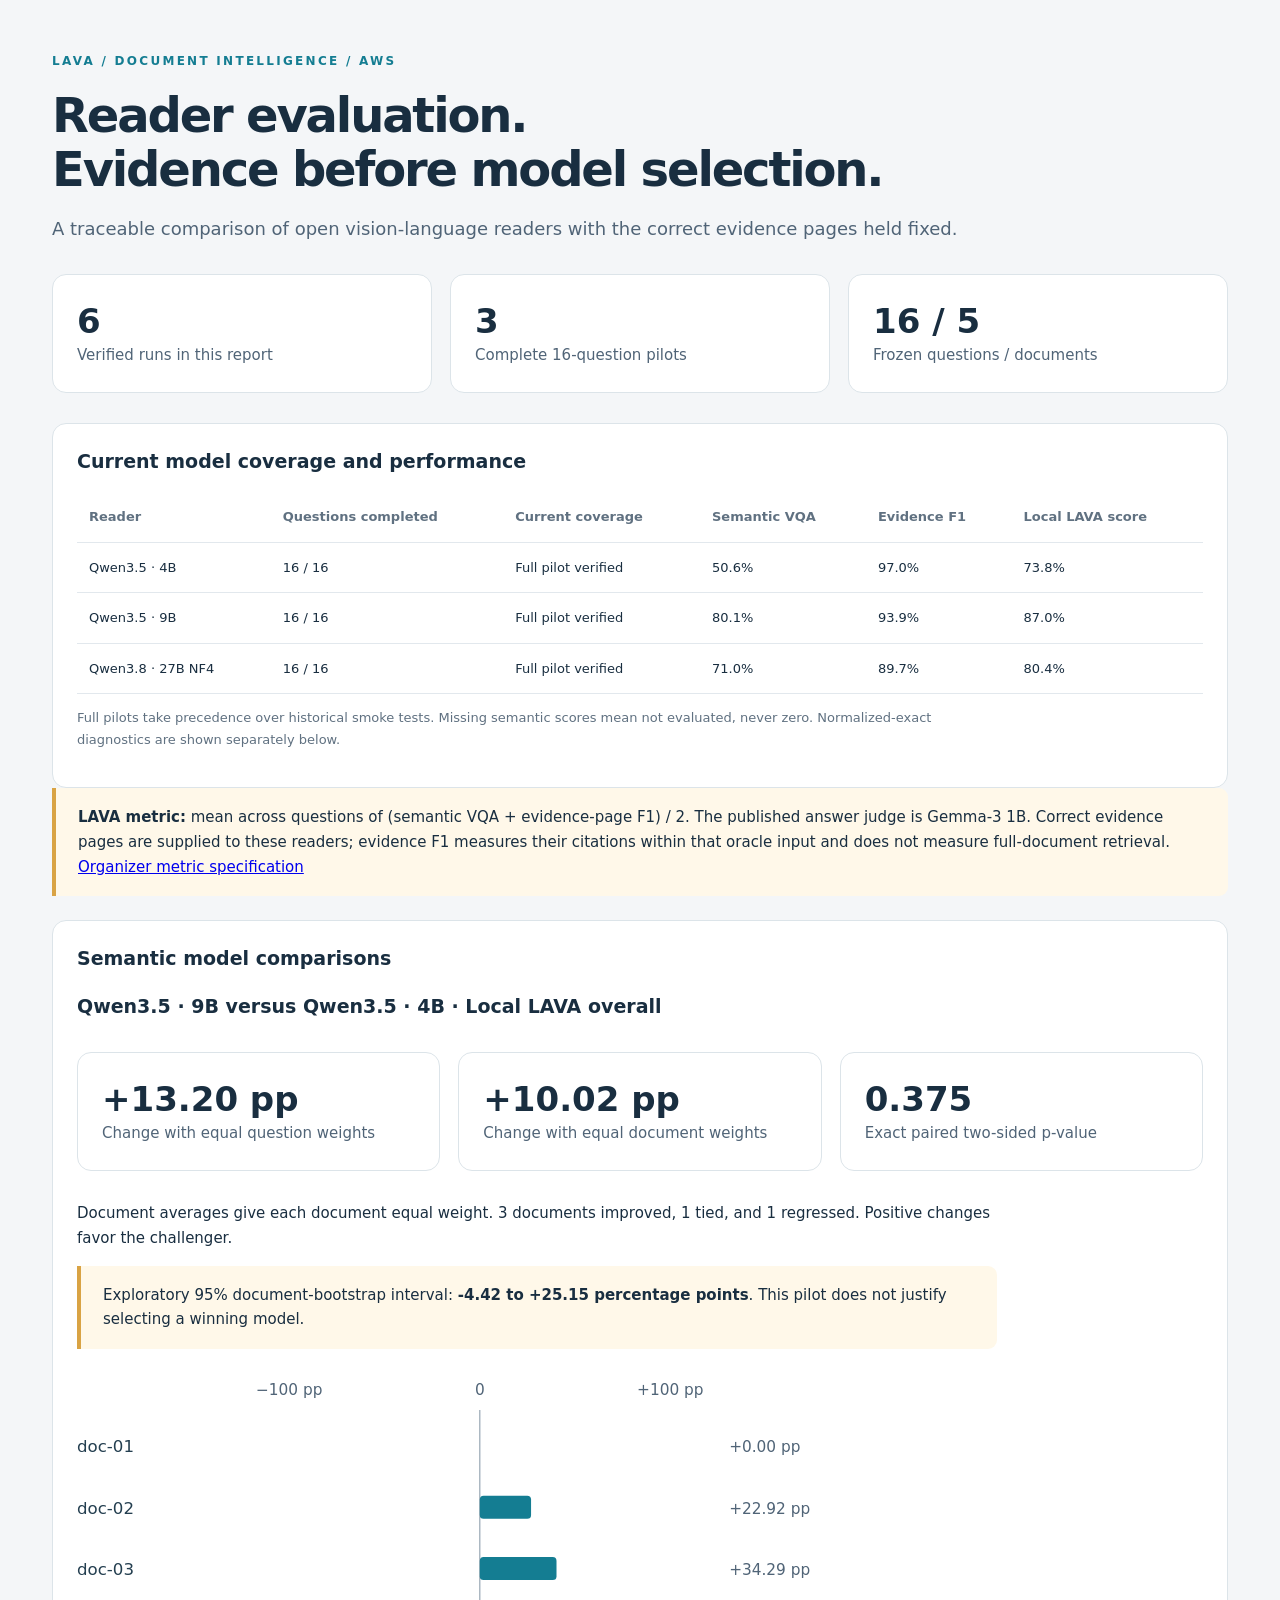
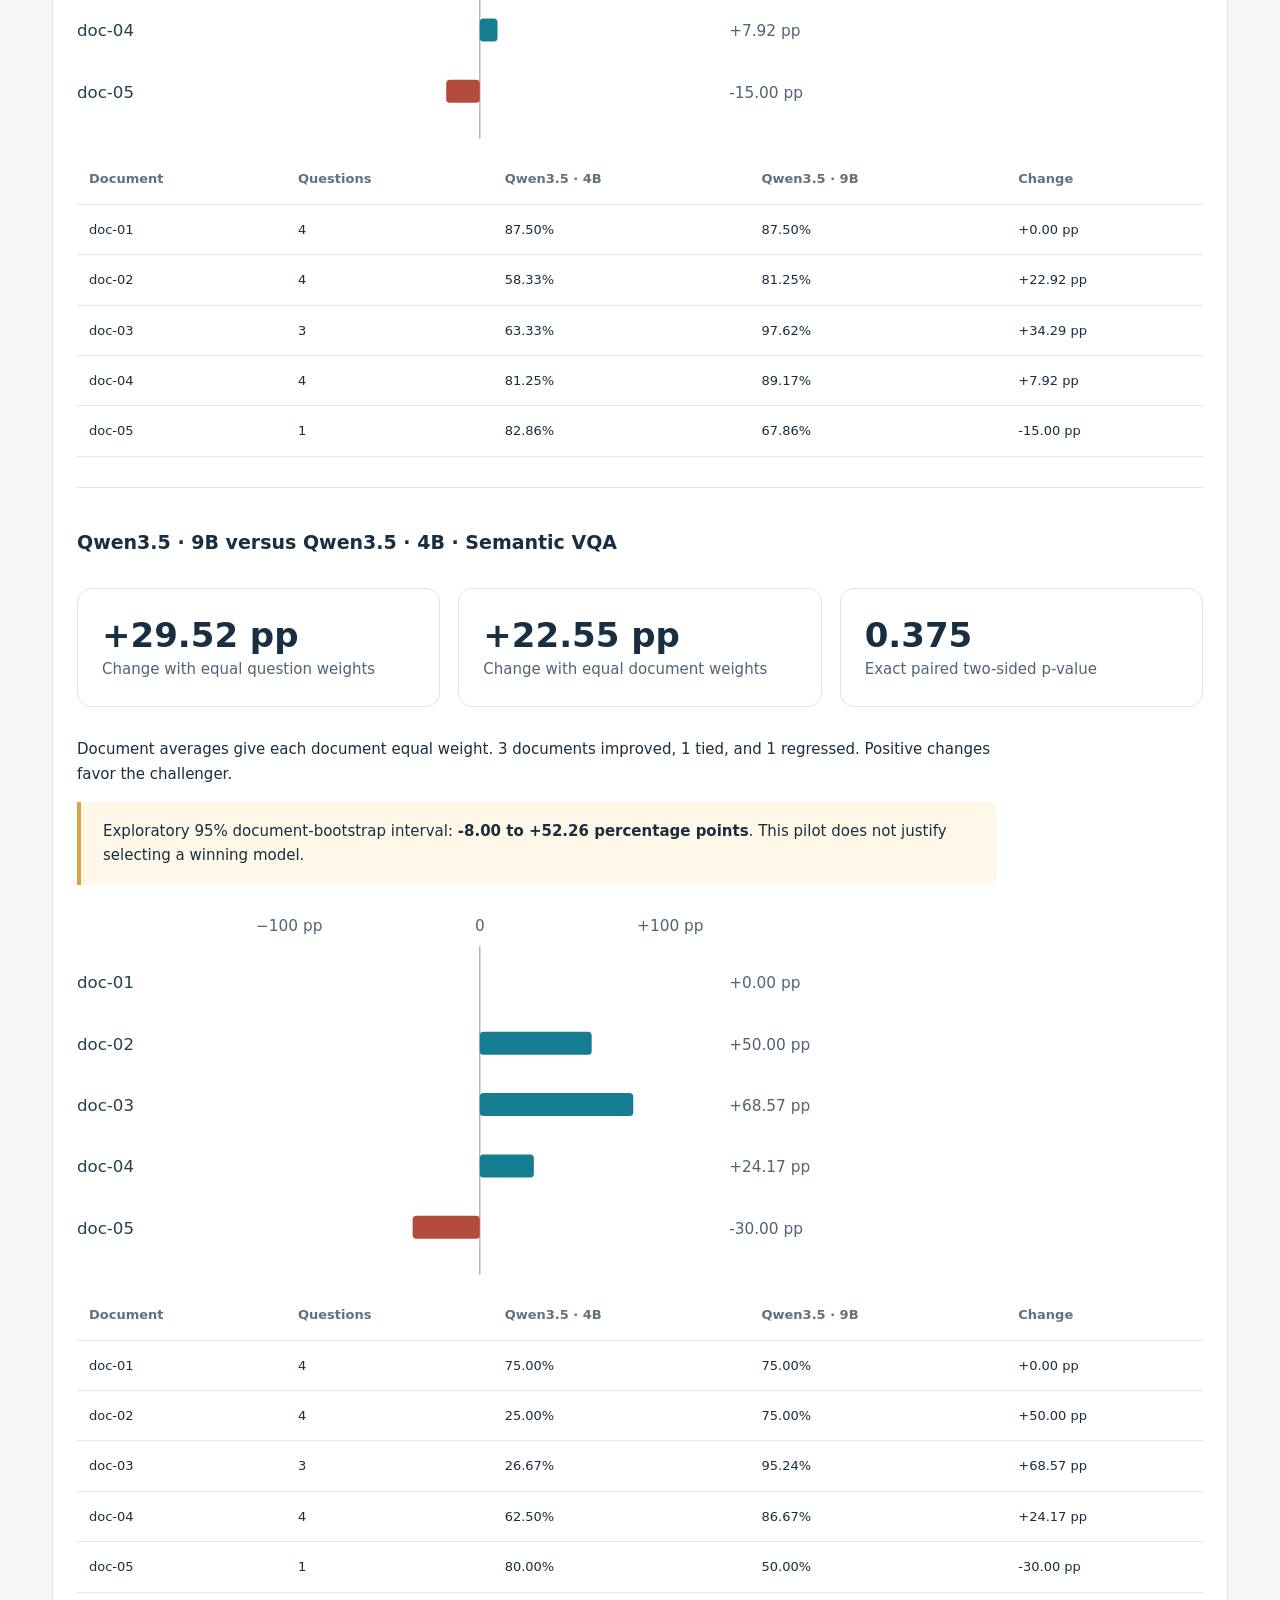
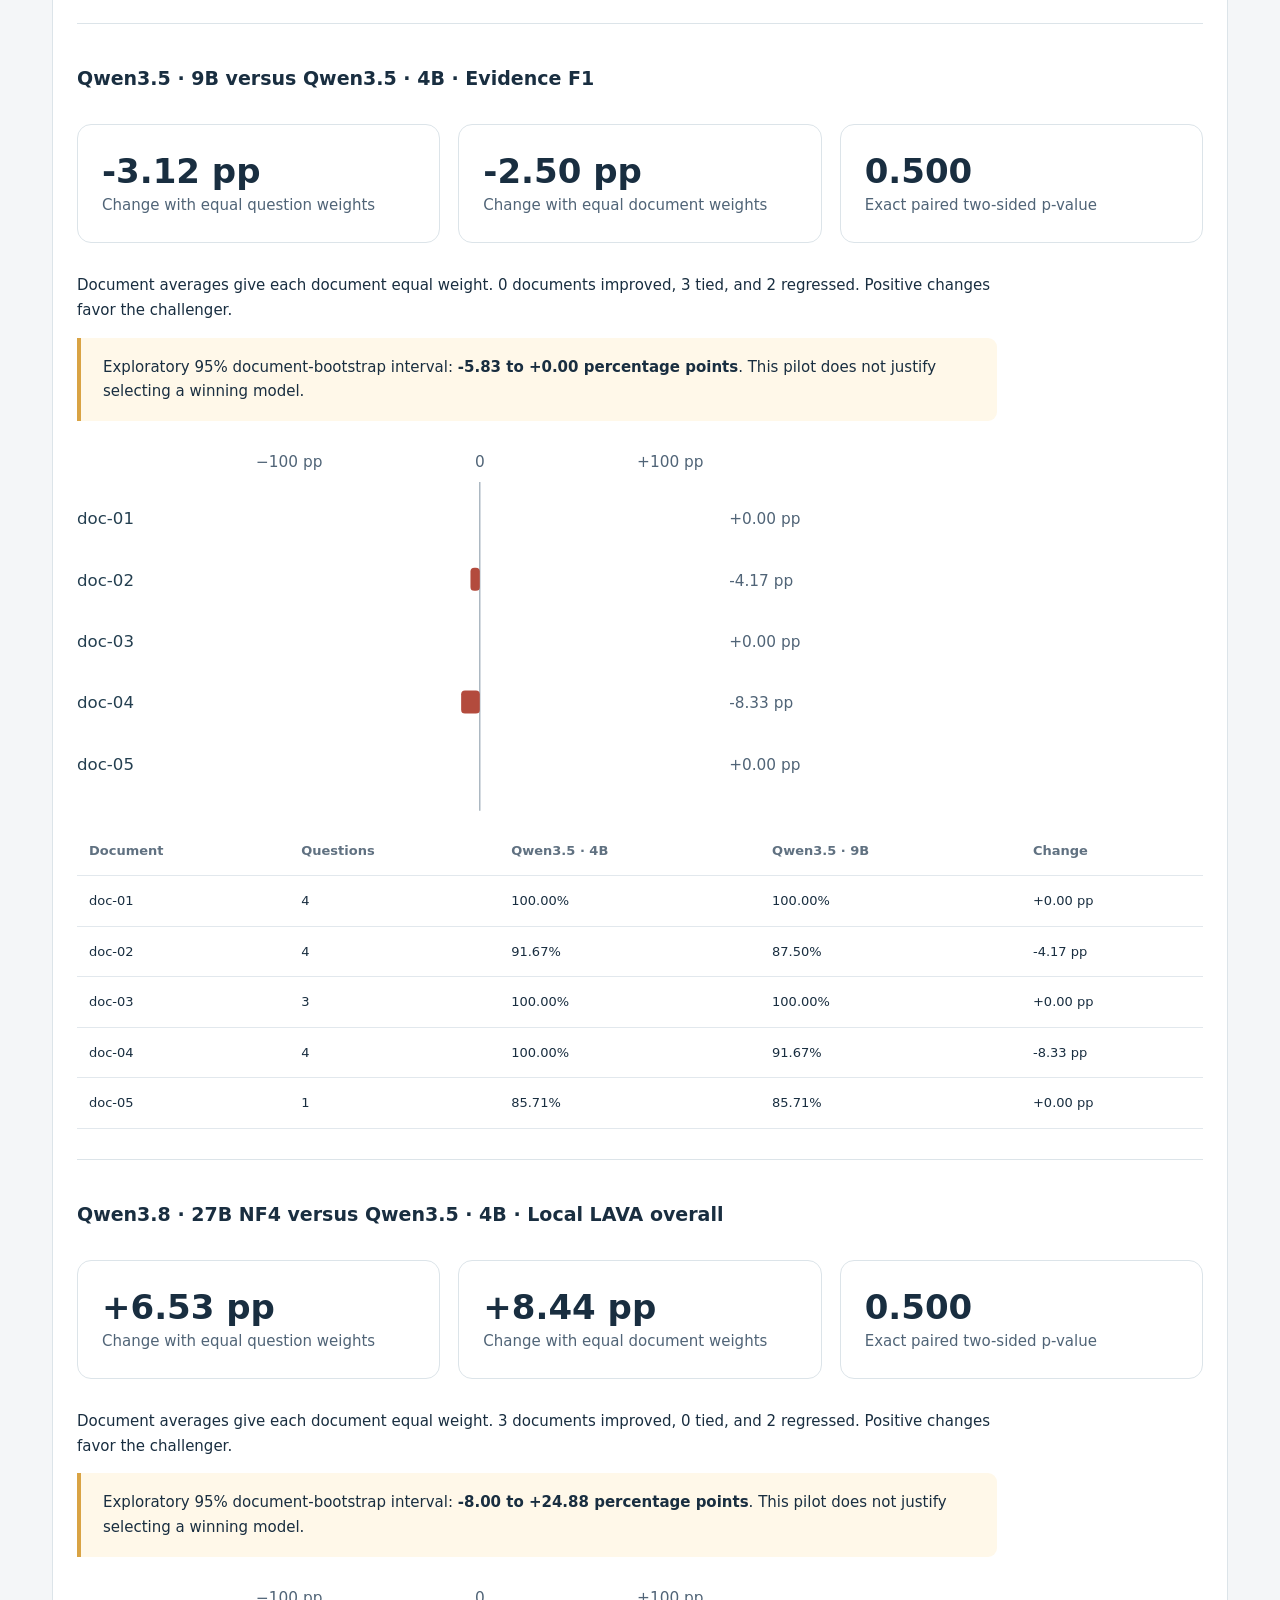
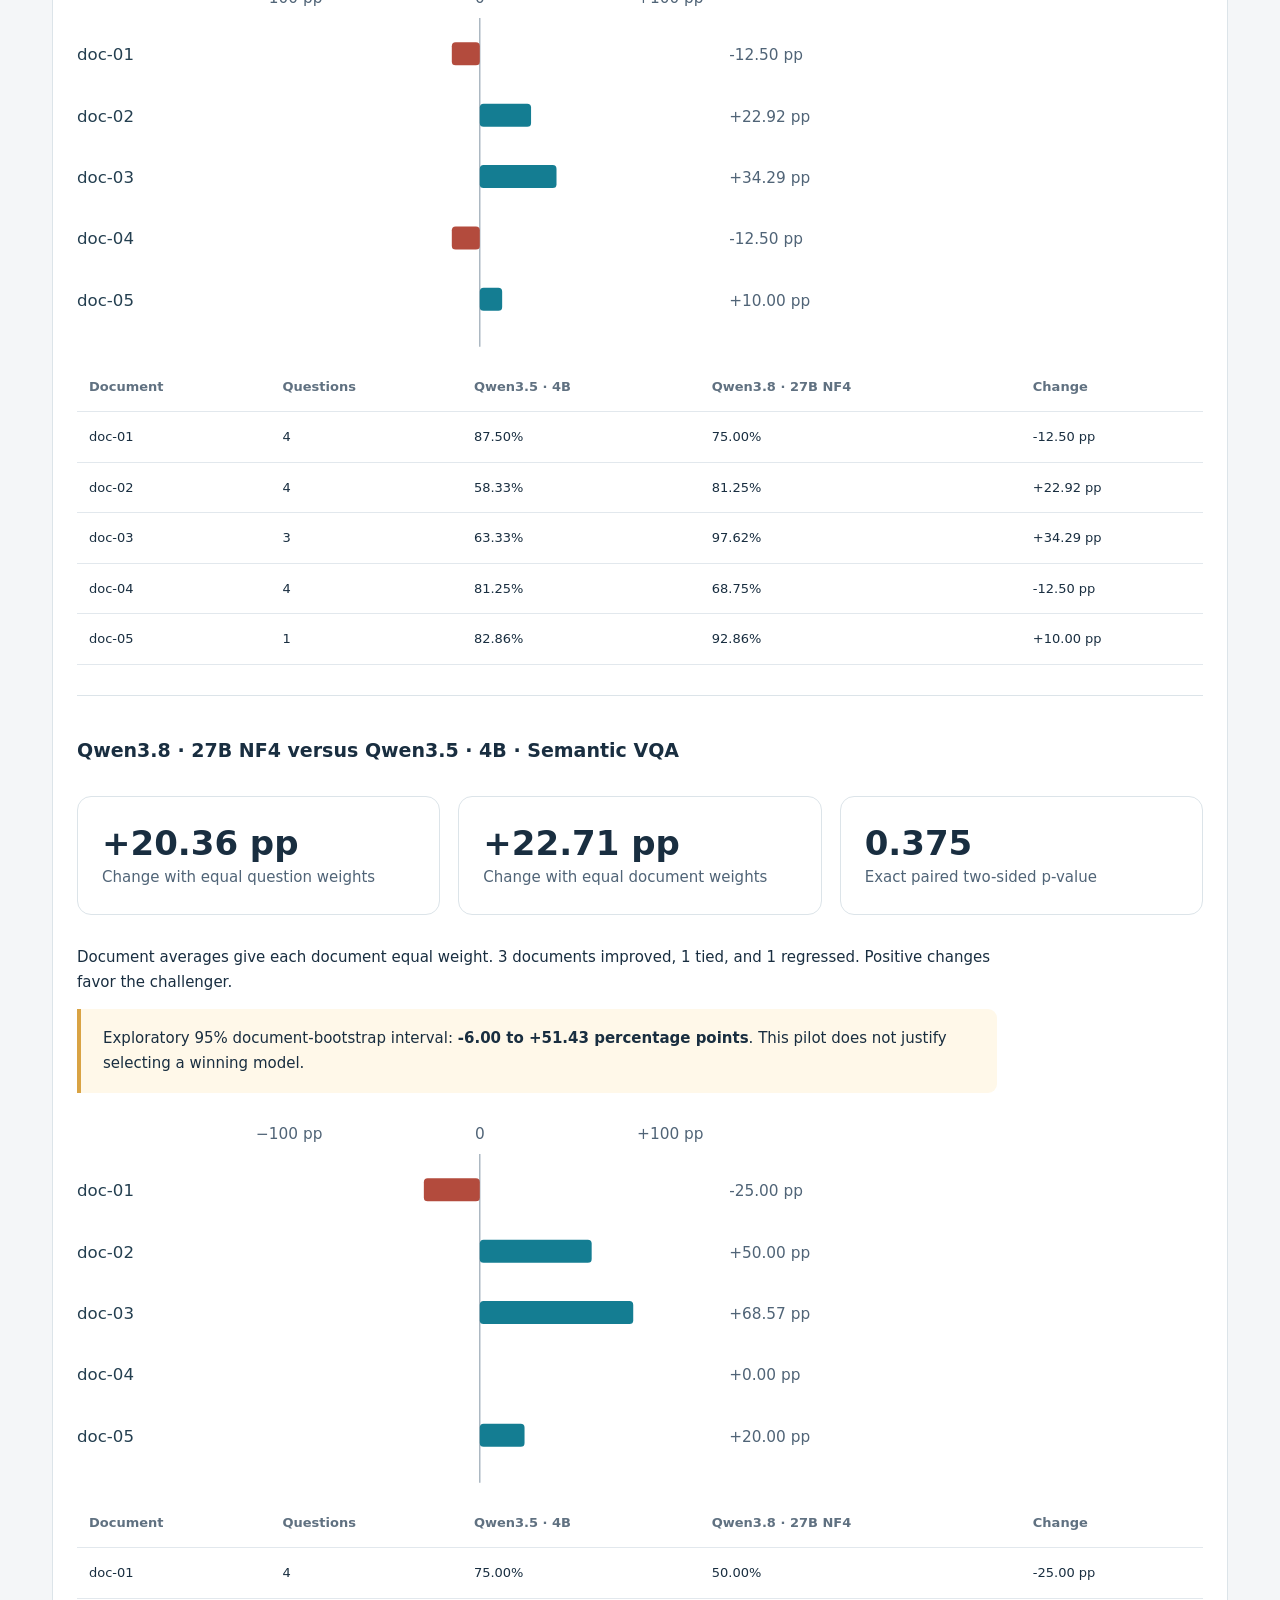
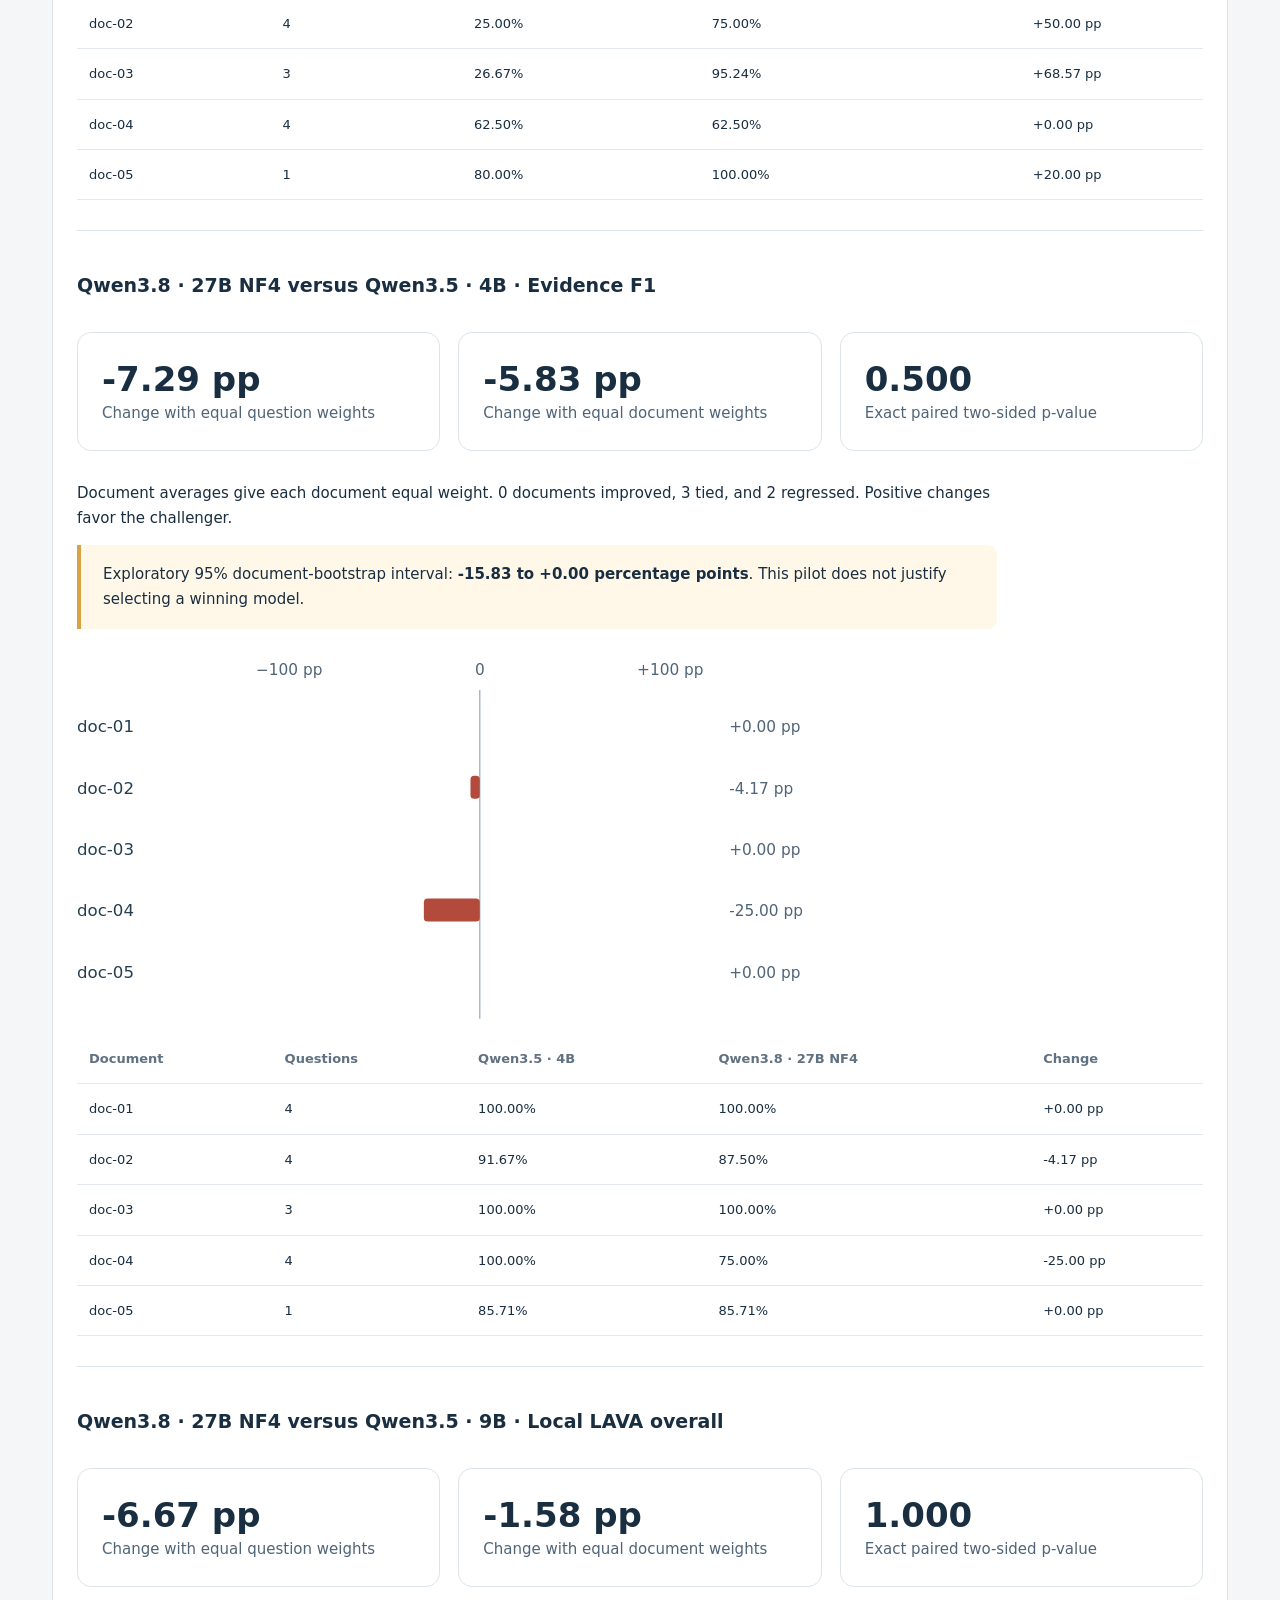
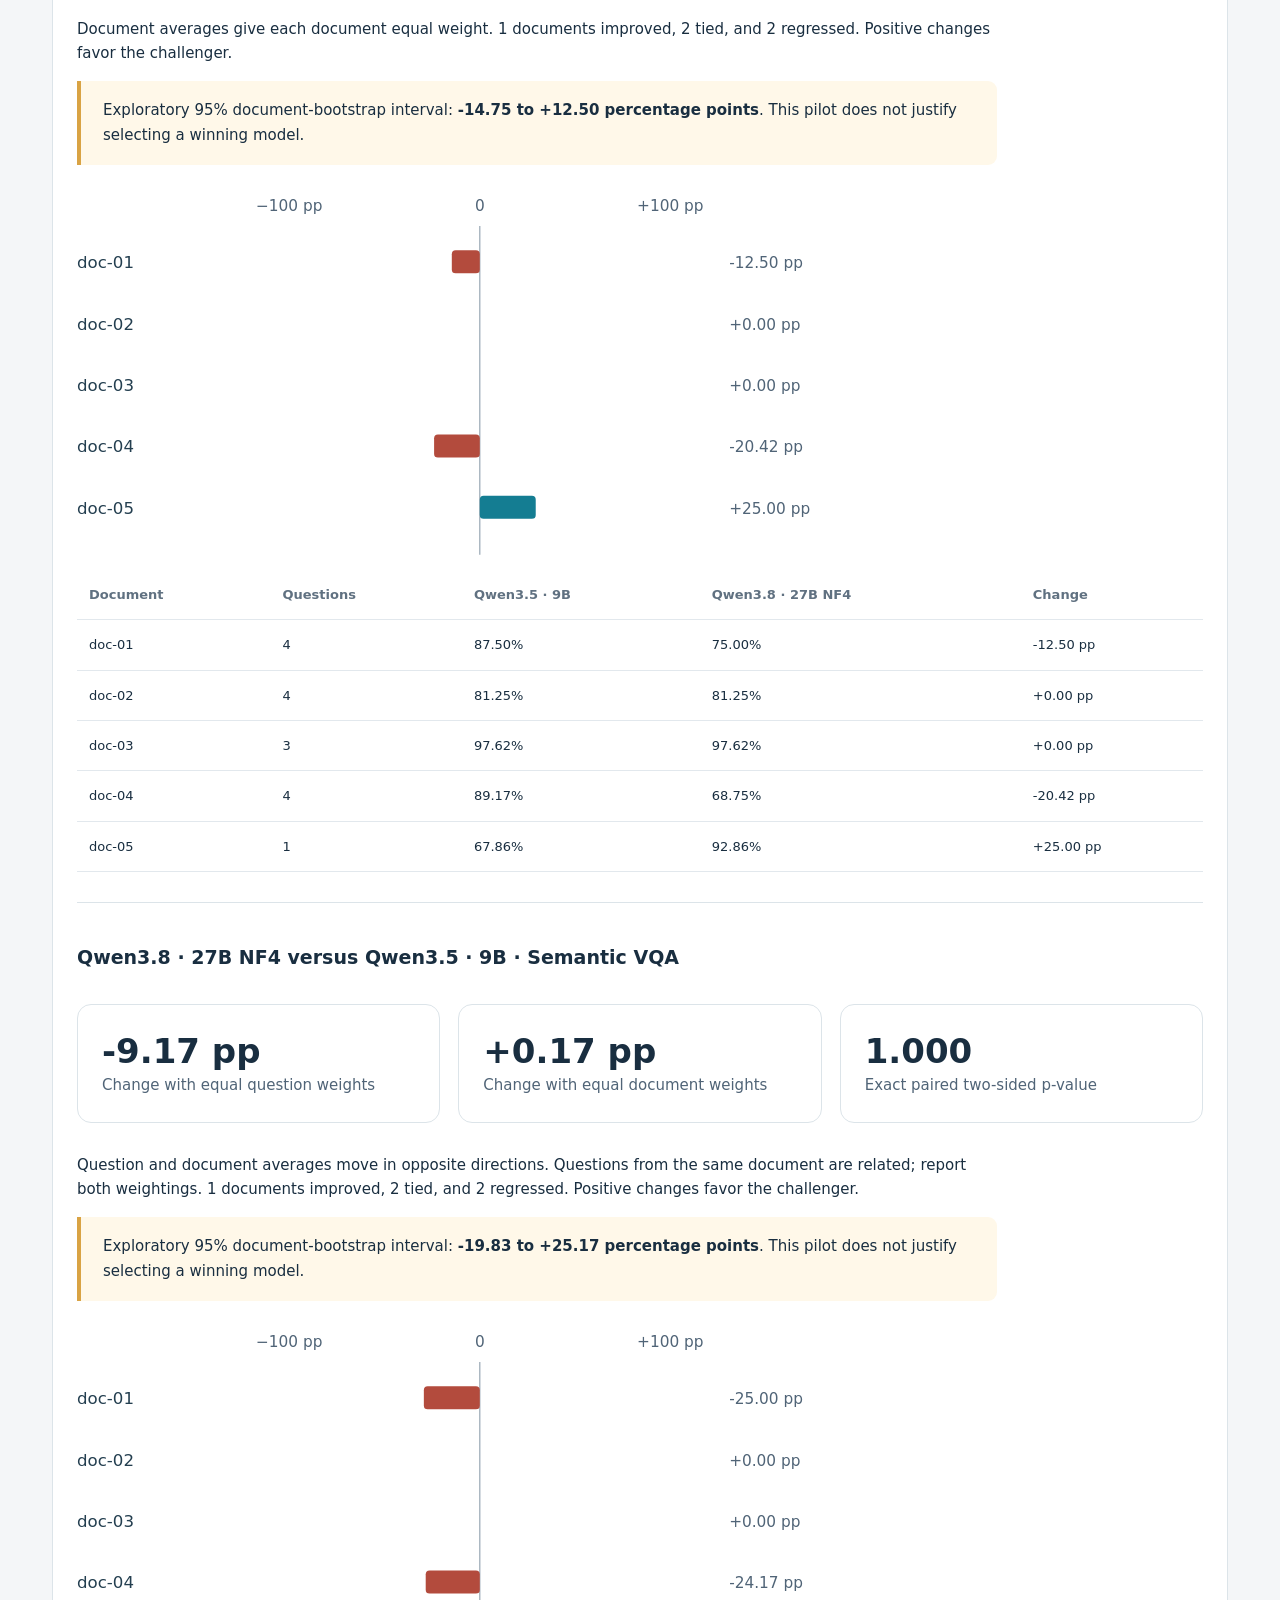
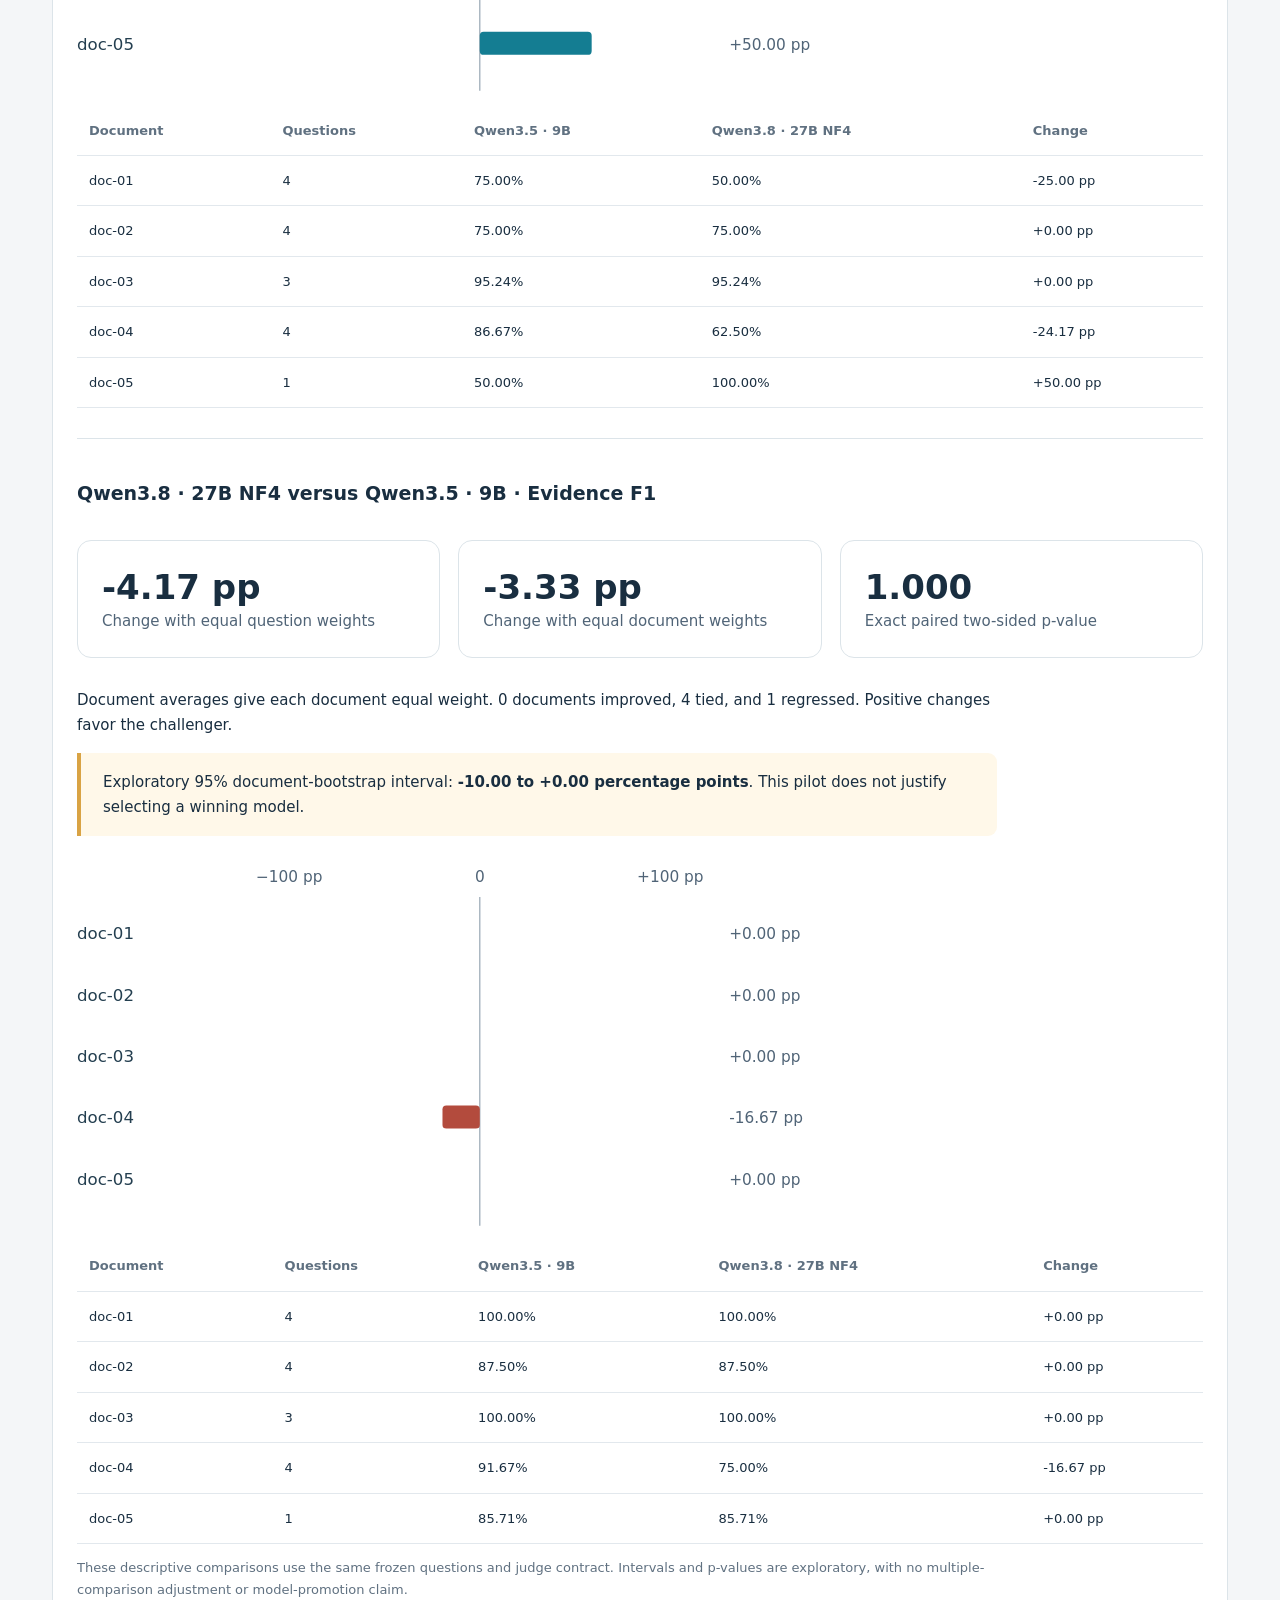
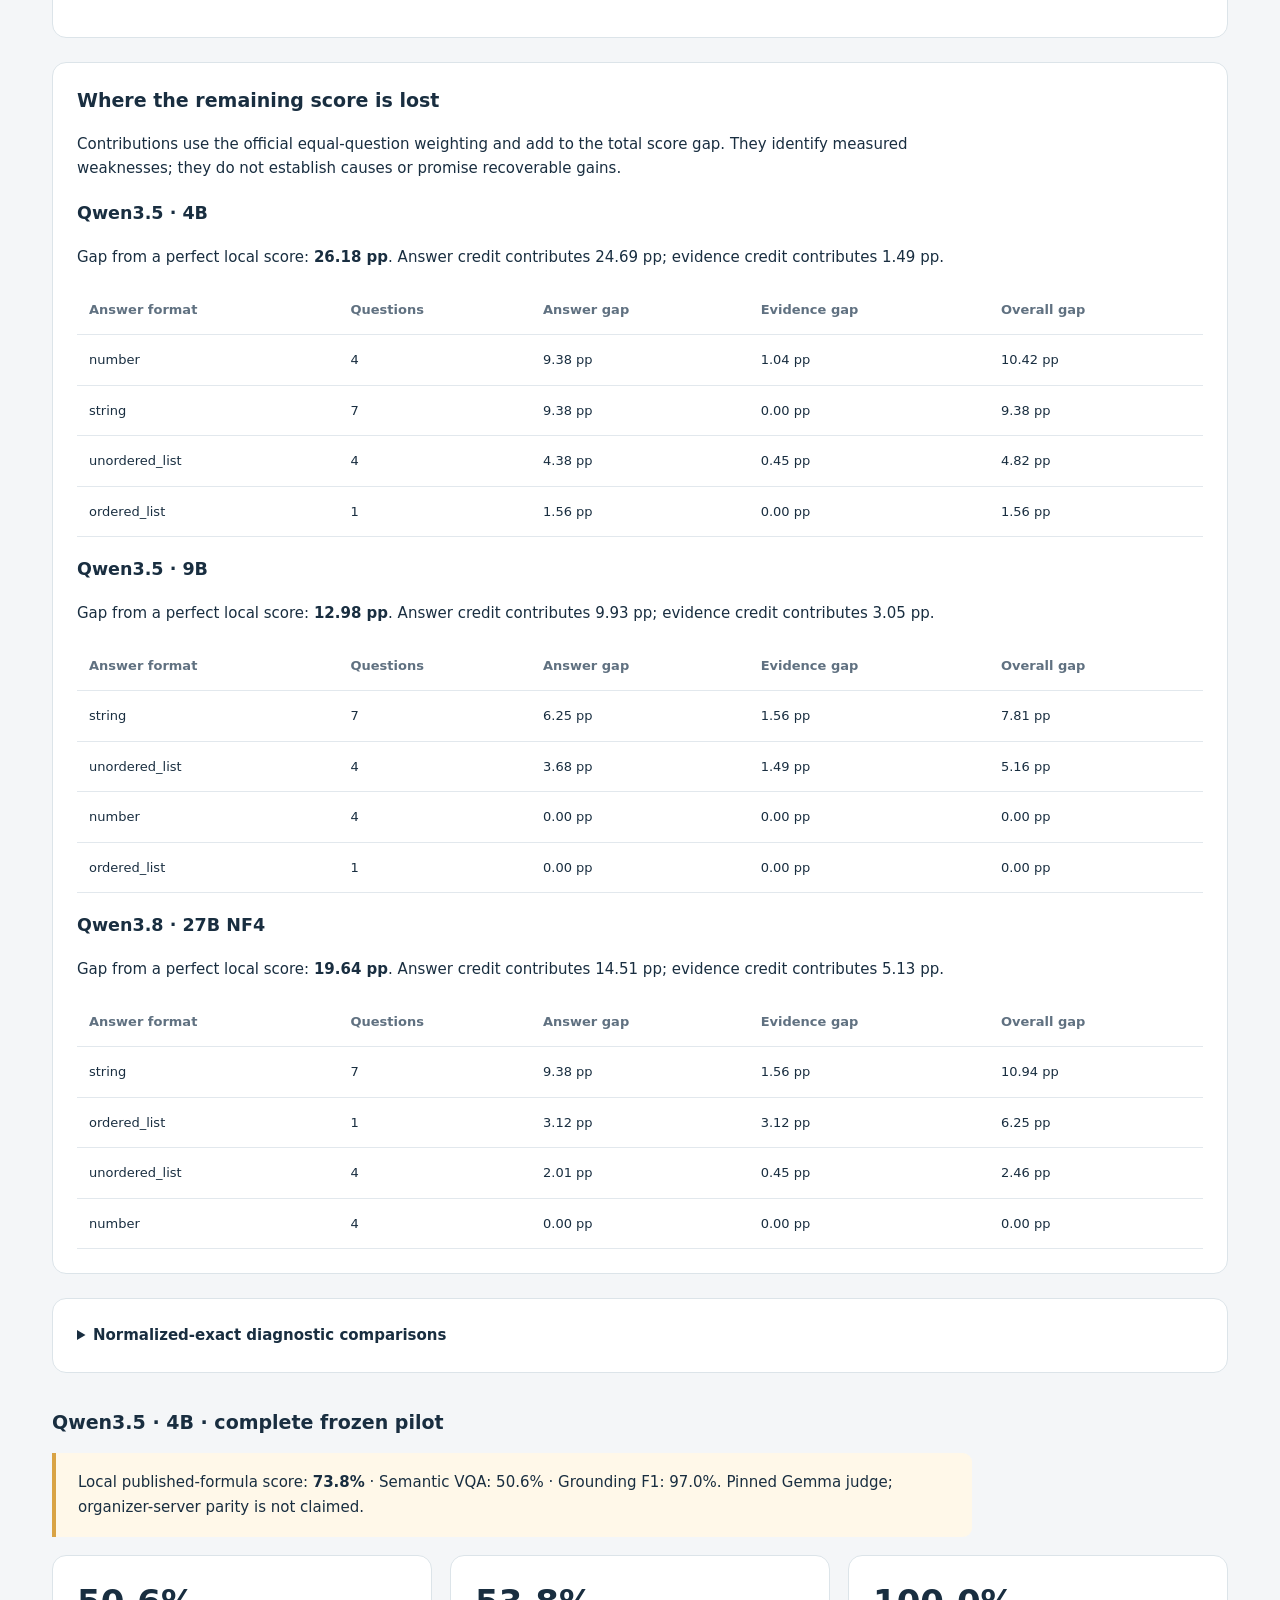
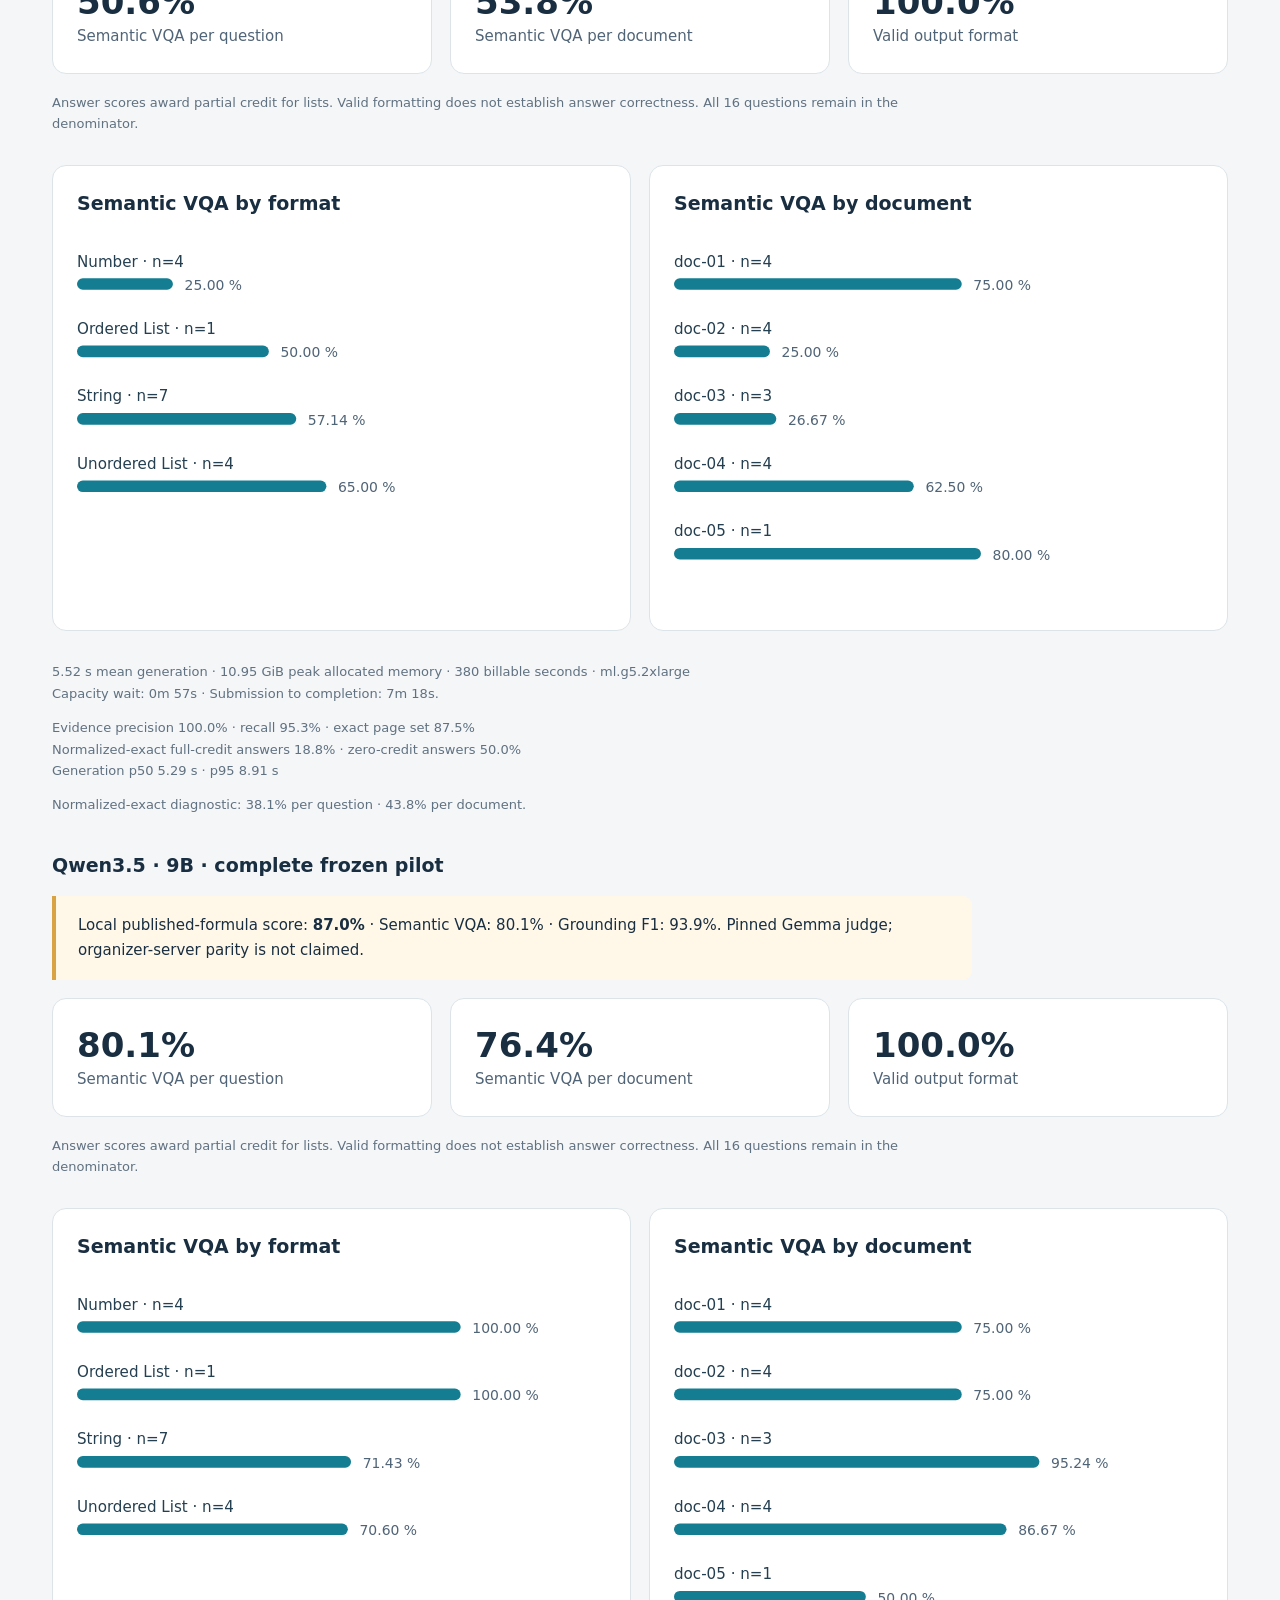
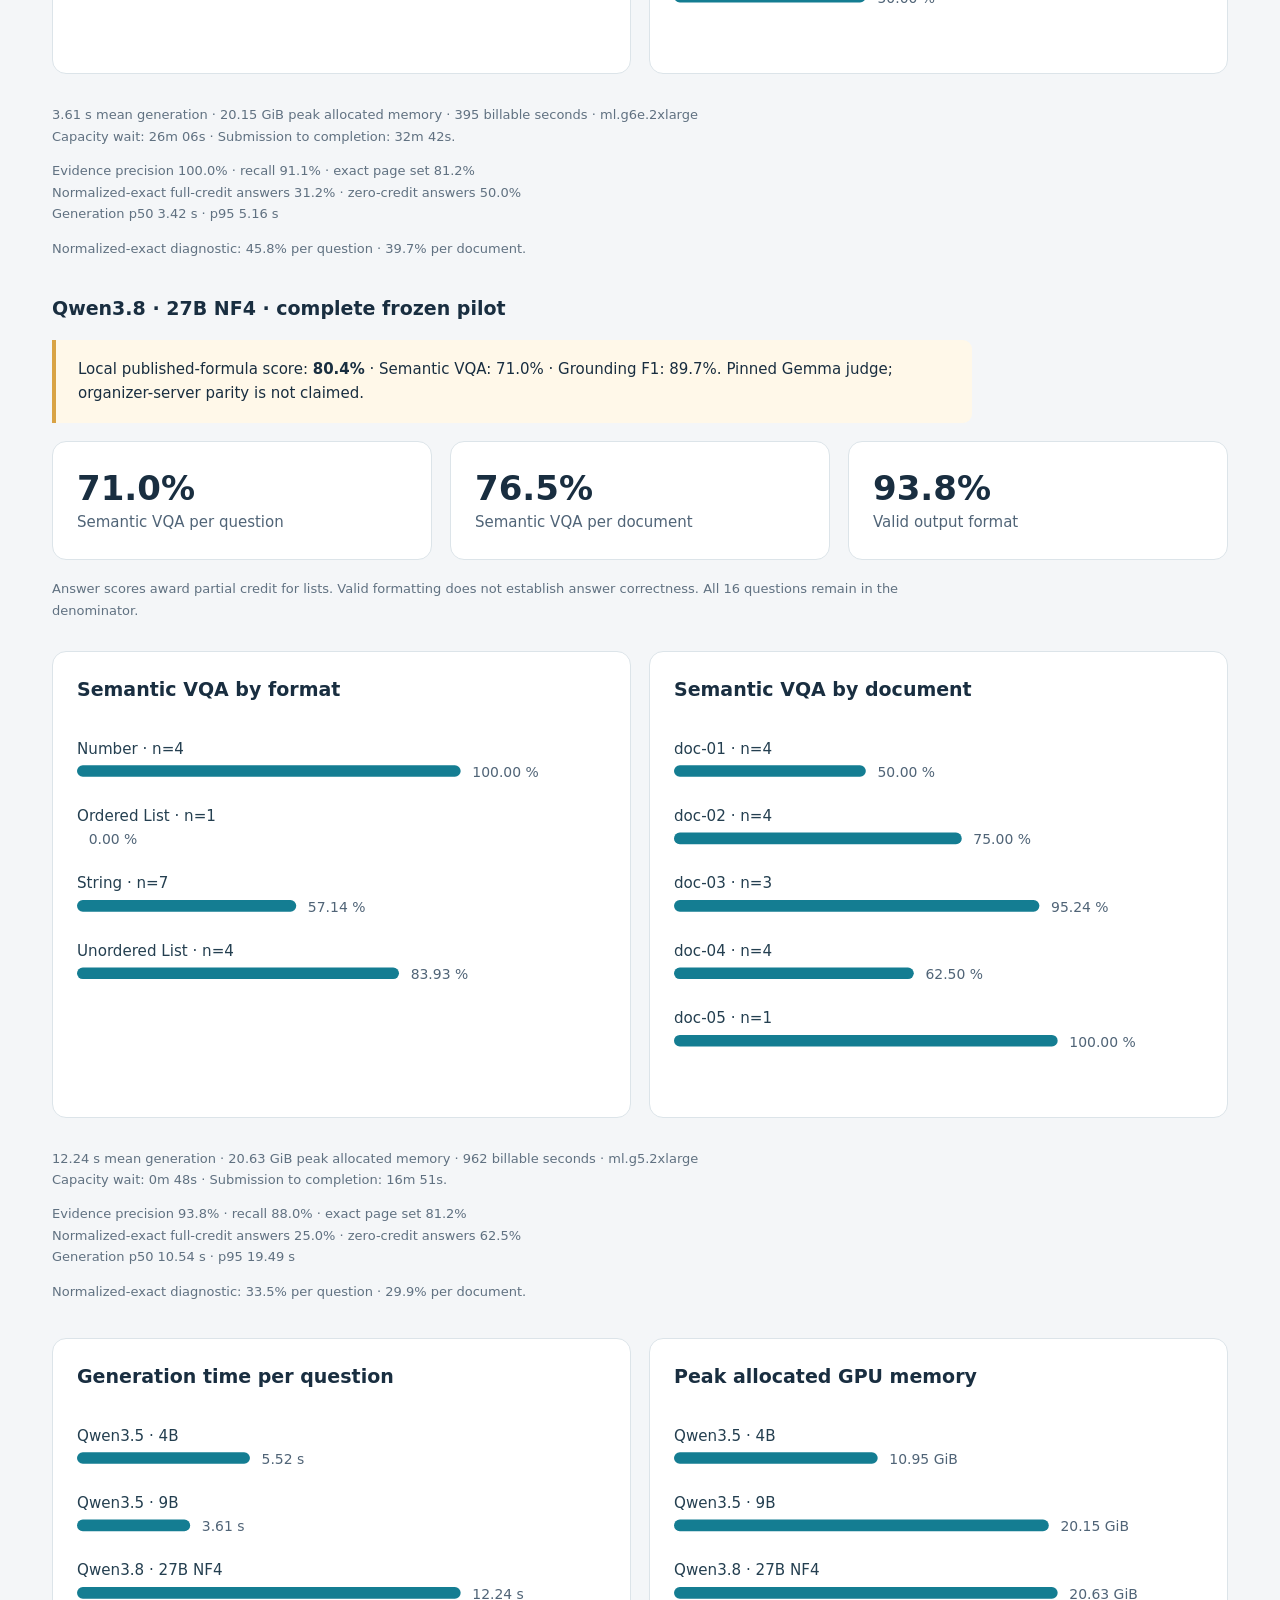
<file: reports/oracle_reader/evaluation/index.html>
<!doctype html><html lang="en"><head><meta charset="utf-8">
<meta name="viewport" content="width=device-width,initial-scale=1"><title>LAVA | Reader evaluation</title>
<style>
*{box-sizing:border-box}body{margin:0;background:#f4f6f8;color:#192e40;font:15px/1.65 system-ui,sans-serif}
main{max-width:1240px;margin:auto;padding:52px 32px}.eyebrow{letter-spacing:.19em;font-size:12px;font-weight:700;color:#147d92}
h1{font-size:48px;letter-spacing:-.045em;line-height:1.13;margin:16px 0}h2{font-size:19px;line-height:1.4;margin:0 0 18px}
p{max-width:920px}.lead{font-size:18px;color:#506477}.cards,.charts{display:grid;grid-template-columns:repeat(3,1fr);gap:18px;margin:30px 0}
.card,.panel{background:white;border:1px solid #dce4e9;border-radius:14px;padding:24px}.card strong{font-size:34px;display:block;line-height:1.3}
.card span{color:#506477}.charts{grid-template-columns:1fr 1fr}.notice{border-left:4px solid #d9a344;background:#fff8e9;padding:17px 22px;border-radius:0 9px 9px 0}
.table-wrap{overflow-x:auto}table{border-collapse:collapse;min-width:950px;width:100%;font-size:13px}th{text-align:left;color:#607181;font-weight:600}td,th{padding:14px 12px;border-bottom:1px solid #e2e8ed}td:nth-child(5){font-variant-numeric:tabular-nums}
svg{width:100%;display:block}.label{font:13px system-ui;fill:#243f50}.value{font:12px system-ui;fill:#506477}
pre{overflow:auto;white-space:pre-wrap;word-break:break-word;font-size:12px;background:#f4f6f8;padding:18px;border-radius:8px}
details{border-top:1px solid #dce4e9;padding:18px 0}summary{cursor:pointer;font-weight:600}.pilot{margin:36px 0}.pilot>.cards{margin:18px 0}.muted,footer{color:#607181;font-size:13px}footer{margin-top:28px}
.comparison-table{min-width:600px}.comparison h3{font-size:19px}.comparison+.comparison{border-top:1px solid #dce4e9;margin-top:30px;padding-top:20px}.comparison svg{max-width:780px}
@media(max-width:700px){main{padding:28px 18px}h1{font-size:35px}.cards,.charts{grid-template-columns:1fr}.panel{padding:18px}}
</style></head><body><main><div class="eyebrow">LAVA / DOCUMENT INTELLIGENCE / AWS</div>
<h1>Reader evaluation.<br>Evidence before model selection.</h1>
<p class="lead">A traceable comparison of open vision-language readers with the correct evidence pages held fixed.</p>
<div class="cards"><div class="card"><strong>6</strong><span>Verified runs in this report</span></div>
<div class="card"><strong>3</strong><span>Complete 16-question pilots</span></div>
<div class="card"><strong>16 / 5</strong><span>Frozen questions / documents</span></div></div>
<section class="panel"><h2>Current model coverage and performance</h2><div class="table-wrap"><table><thead><tr><th scope="col">Reader</th><th scope="col">Questions completed</th><th scope="col">Current coverage</th><th scope="col">Semantic VQA</th><th scope="col">Evidence F1</th><th scope="col">Local LAVA score</th></tr></thead><tbody><tr><td>Qwen3.5 · 4B</td><td>16 / 16</td><td>Full pilot verified</td><td>50.6%</td><td>97.0%</td><td>73.8%</td></tr><tr><td>Qwen3.5 · 9B</td><td>16 / 16</td><td>Full pilot verified</td><td>80.1%</td><td>93.9%</td><td>87.0%</td></tr><tr><td>Qwen3.8 · 27B NF4</td><td>16 / 16</td><td>Full pilot verified</td><td>71.0%</td><td>89.7%</td><td>80.4%</td></tr></tbody></table></div>
<p class="muted">Full pilots take precedence over historical smoke tests. Missing semantic scores mean not evaluated, never zero. Normalized-exact diagnostics are shown separately below.</p></section>
<div class="notice"><strong>LAVA metric:</strong> mean across questions of (semantic VQA + evidence-page F1) / 2. The published answer judge is Gemma-3 1B.
Correct evidence pages are supplied to these readers; evidence F1 measures their citations within that oracle input and does not measure full-document retrieval.
<a href="https://lava-workshop.github.io/">Organizer metric specification</a></div>
<section class="panel" style="margin-top:24px"><h2>Semantic model comparisons</h2><article class="comparison"><h3>Qwen3.5 · 9B versus Qwen3.5 · 4B · Local LAVA overall</h3><div class="cards"><div class="card"><strong>+13.20 pp</strong><span>Change with equal question weights</span></div><div class="card"><strong>+10.02 pp</strong><span>Change with equal document weights</span></div><div class="card"><strong>0.375</strong><span>Exact paired two-sided p-value</span></div></div><p>Document averages give each document equal weight. 3 documents improved, 1 tied, and 1 regressed. Positive changes favor the challenger.</p><p class="notice">Exploratory 95% document-bootstrap interval: <strong>-4.42 to +25.15 percentage points</strong>. This pilot does not justify selecting a winning model.</p><svg role="img" aria-label="Document score changes: challenger minus baseline" viewBox="0 0 610 305"><title>Qwen3.5 · 9B versus Qwen3.5 · 4B · Local LAVA overall</title><text x="140" y="24" class="value">−100 pp</text><text x="315" y="24" text-anchor="middle" class="value">0</text><text x="490" y="24" text-anchor="end" class="value">+100 pp</text><line x1="315" x2="315" y1="36" y2="293" stroke="#9eacb8"/><text x="0" y="69" class="label">doc-01</text><rect x="315.00" y="55" width="0.00" height="18" rx="3" fill="#147d92"/><text x="510" y="69" class="value">+0.00 pp</text><text x="0" y="117" class="label">doc-02</text><rect x="315.00" y="103" width="40.10" height="18" rx="3" fill="#147d92"/><text x="510" y="117" class="value">+22.92 pp</text><text x="0" y="165" class="label">doc-03</text><rect x="315.00" y="151" width="60.00" height="18" rx="3" fill="#147d92"/><text x="510" y="165" class="value">+34.29 pp</text><text x="0" y="213" class="label">doc-04</text><rect x="315.00" y="199" width="13.85" height="18" rx="3" fill="#147d92"/><text x="510" y="213" class="value">+7.92 pp</text><text x="0" y="261" class="label">doc-05</text><rect x="288.75" y="247" width="26.25" height="18" rx="3" fill="#b34b3d"/><text x="510" y="261" class="value">-15.00 pp</text></svg><div class="table-wrap"><table class="comparison-table"><thead><tr><th scope="col">Document</th><th scope="col">Questions</th><th scope="col">Qwen3.5 · 4B</th><th scope="col">Qwen3.5 · 9B</th><th scope="col">Change</th></tr></thead><tbody><tr><td>doc-01</td><td>4</td><td>87.50%</td><td>87.50%</td><td>+0.00 pp</td></tr><tr><td>doc-02</td><td>4</td><td>58.33%</td><td>81.25%</td><td>+22.92 pp</td></tr><tr><td>doc-03</td><td>3</td><td>63.33%</td><td>97.62%</td><td>+34.29 pp</td></tr><tr><td>doc-04</td><td>4</td><td>81.25%</td><td>89.17%</td><td>+7.92 pp</td></tr><tr><td>doc-05</td><td>1</td><td>82.86%</td><td>67.86%</td><td>-15.00 pp</td></tr></tbody></table></div></article><article class="comparison"><h3>Qwen3.5 · 9B versus Qwen3.5 · 4B · Semantic VQA</h3><div class="cards"><div class="card"><strong>+29.52 pp</strong><span>Change with equal question weights</span></div><div class="card"><strong>+22.55 pp</strong><span>Change with equal document weights</span></div><div class="card"><strong>0.375</strong><span>Exact paired two-sided p-value</span></div></div><p>Document averages give each document equal weight. 3 documents improved, 1 tied, and 1 regressed. Positive changes favor the challenger.</p><p class="notice">Exploratory 95% document-bootstrap interval: <strong>-8.00 to +52.26 percentage points</strong>. This pilot does not justify selecting a winning model.</p><svg role="img" aria-label="Document score changes: challenger minus baseline" viewBox="0 0 610 305"><title>Qwen3.5 · 9B versus Qwen3.5 · 4B · Semantic VQA</title><text x="140" y="24" class="value">−100 pp</text><text x="315" y="24" text-anchor="middle" class="value">0</text><text x="490" y="24" text-anchor="end" class="value">+100 pp</text><line x1="315" x2="315" y1="36" y2="293" stroke="#9eacb8"/><text x="0" y="69" class="label">doc-01</text><rect x="315.00" y="55" width="0.00" height="18" rx="3" fill="#147d92"/><text x="510" y="69" class="value">+0.00 pp</text><text x="0" y="117" class="label">doc-02</text><rect x="315.00" y="103" width="87.50" height="18" rx="3" fill="#147d92"/><text x="510" y="117" class="value">+50.00 pp</text><text x="0" y="165" class="label">doc-03</text><rect x="315.00" y="151" width="120.00" height="18" rx="3" fill="#147d92"/><text x="510" y="165" class="value">+68.57 pp</text><text x="0" y="213" class="label">doc-04</text><rect x="315.00" y="199" width="42.29" height="18" rx="3" fill="#147d92"/><text x="510" y="213" class="value">+24.17 pp</text><text x="0" y="261" class="label">doc-05</text><rect x="262.50" y="247" width="52.50" height="18" rx="3" fill="#b34b3d"/><text x="510" y="261" class="value">-30.00 pp</text></svg><div class="table-wrap"><table class="comparison-table"><thead><tr><th scope="col">Document</th><th scope="col">Questions</th><th scope="col">Qwen3.5 · 4B</th><th scope="col">Qwen3.5 · 9B</th><th scope="col">Change</th></tr></thead><tbody><tr><td>doc-01</td><td>4</td><td>75.00%</td><td>75.00%</td><td>+0.00 pp</td></tr><tr><td>doc-02</td><td>4</td><td>25.00%</td><td>75.00%</td><td>+50.00 pp</td></tr><tr><td>doc-03</td><td>3</td><td>26.67%</td><td>95.24%</td><td>+68.57 pp</td></tr><tr><td>doc-04</td><td>4</td><td>62.50%</td><td>86.67%</td><td>+24.17 pp</td></tr><tr><td>doc-05</td><td>1</td><td>80.00%</td><td>50.00%</td><td>-30.00 pp</td></tr></tbody></table></div></article><article class="comparison"><h3>Qwen3.5 · 9B versus Qwen3.5 · 4B · Evidence F1</h3><div class="cards"><div class="card"><strong>-3.12 pp</strong><span>Change with equal question weights</span></div><div class="card"><strong>-2.50 pp</strong><span>Change with equal document weights</span></div><div class="card"><strong>0.500</strong><span>Exact paired two-sided p-value</span></div></div><p>Document averages give each document equal weight. 0 documents improved, 3 tied, and 2 regressed. Positive changes favor the challenger.</p><p class="notice">Exploratory 95% document-bootstrap interval: <strong>-5.83 to +0.00 percentage points</strong>. This pilot does not justify selecting a winning model.</p><svg role="img" aria-label="Document score changes: challenger minus baseline" viewBox="0 0 610 305"><title>Qwen3.5 · 9B versus Qwen3.5 · 4B · Evidence F1</title><text x="140" y="24" class="value">−100 pp</text><text x="315" y="24" text-anchor="middle" class="value">0</text><text x="490" y="24" text-anchor="end" class="value">+100 pp</text><line x1="315" x2="315" y1="36" y2="293" stroke="#9eacb8"/><text x="0" y="69" class="label">doc-01</text><rect x="315.00" y="55" width="0.00" height="18" rx="3" fill="#147d92"/><text x="510" y="69" class="value">+0.00 pp</text><text x="0" y="117" class="label">doc-02</text><rect x="307.71" y="103" width="7.29" height="18" rx="3" fill="#b34b3d"/><text x="510" y="117" class="value">-4.17 pp</text><text x="0" y="165" class="label">doc-03</text><rect x="315.00" y="151" width="0.00" height="18" rx="3" fill="#147d92"/><text x="510" y="165" class="value">+0.00 pp</text><text x="0" y="213" class="label">doc-04</text><rect x="300.42" y="199" width="14.58" height="18" rx="3" fill="#b34b3d"/><text x="510" y="213" class="value">-8.33 pp</text><text x="0" y="261" class="label">doc-05</text><rect x="315.00" y="247" width="0.00" height="18" rx="3" fill="#147d92"/><text x="510" y="261" class="value">+0.00 pp</text></svg><div class="table-wrap"><table class="comparison-table"><thead><tr><th scope="col">Document</th><th scope="col">Questions</th><th scope="col">Qwen3.5 · 4B</th><th scope="col">Qwen3.5 · 9B</th><th scope="col">Change</th></tr></thead><tbody><tr><td>doc-01</td><td>4</td><td>100.00%</td><td>100.00%</td><td>+0.00 pp</td></tr><tr><td>doc-02</td><td>4</td><td>91.67%</td><td>87.50%</td><td>-4.17 pp</td></tr><tr><td>doc-03</td><td>3</td><td>100.00%</td><td>100.00%</td><td>+0.00 pp</td></tr><tr><td>doc-04</td><td>4</td><td>100.00%</td><td>91.67%</td><td>-8.33 pp</td></tr><tr><td>doc-05</td><td>1</td><td>85.71%</td><td>85.71%</td><td>+0.00 pp</td></tr></tbody></table></div></article><article class="comparison"><h3>Qwen3.8 · 27B NF4 versus Qwen3.5 · 4B · Local LAVA overall</h3><div class="cards"><div class="card"><strong>+6.53 pp</strong><span>Change with equal question weights</span></div><div class="card"><strong>+8.44 pp</strong><span>Change with equal document weights</span></div><div class="card"><strong>0.500</strong><span>Exact paired two-sided p-value</span></div></div><p>Document averages give each document equal weight. 3 documents improved, 0 tied, and 2 regressed. Positive changes favor the challenger.</p><p class="notice">Exploratory 95% document-bootstrap interval: <strong>-8.00 to +24.88 percentage points</strong>. This pilot does not justify selecting a winning model.</p><svg role="img" aria-label="Document score changes: challenger minus baseline" viewBox="0 0 610 305"><title>Qwen3.8 · 27B NF4 versus Qwen3.5 · 4B · Local LAVA overall</title><text x="140" y="24" class="value">−100 pp</text><text x="315" y="24" text-anchor="middle" class="value">0</text><text x="490" y="24" text-anchor="end" class="value">+100 pp</text><line x1="315" x2="315" y1="36" y2="293" stroke="#9eacb8"/><text x="0" y="69" class="label">doc-01</text><rect x="293.12" y="55" width="21.88" height="18" rx="3" fill="#b34b3d"/><text x="510" y="69" class="value">-12.50 pp</text><text x="0" y="117" class="label">doc-02</text><rect x="315.00" y="103" width="40.10" height="18" rx="3" fill="#147d92"/><text x="510" y="117" class="value">+22.92 pp</text><text x="0" y="165" class="label">doc-03</text><rect x="315.00" y="151" width="60.00" height="18" rx="3" fill="#147d92"/><text x="510" y="165" class="value">+34.29 pp</text><text x="0" y="213" class="label">doc-04</text><rect x="293.12" y="199" width="21.88" height="18" rx="3" fill="#b34b3d"/><text x="510" y="213" class="value">-12.50 pp</text><text x="0" y="261" class="label">doc-05</text><rect x="315.00" y="247" width="17.50" height="18" rx="3" fill="#147d92"/><text x="510" y="261" class="value">+10.00 pp</text></svg><div class="table-wrap"><table class="comparison-table"><thead><tr><th scope="col">Document</th><th scope="col">Questions</th><th scope="col">Qwen3.5 · 4B</th><th scope="col">Qwen3.8 · 27B NF4</th><th scope="col">Change</th></tr></thead><tbody><tr><td>doc-01</td><td>4</td><td>87.50%</td><td>75.00%</td><td>-12.50 pp</td></tr><tr><td>doc-02</td><td>4</td><td>58.33%</td><td>81.25%</td><td>+22.92 pp</td></tr><tr><td>doc-03</td><td>3</td><td>63.33%</td><td>97.62%</td><td>+34.29 pp</td></tr><tr><td>doc-04</td><td>4</td><td>81.25%</td><td>68.75%</td><td>-12.50 pp</td></tr><tr><td>doc-05</td><td>1</td><td>82.86%</td><td>92.86%</td><td>+10.00 pp</td></tr></tbody></table></div></article><article class="comparison"><h3>Qwen3.8 · 27B NF4 versus Qwen3.5 · 4B · Semantic VQA</h3><div class="cards"><div class="card"><strong>+20.36 pp</strong><span>Change with equal question weights</span></div><div class="card"><strong>+22.71 pp</strong><span>Change with equal document weights</span></div><div class="card"><strong>0.375</strong><span>Exact paired two-sided p-value</span></div></div><p>Document averages give each document equal weight. 3 documents improved, 1 tied, and 1 regressed. Positive changes favor the challenger.</p><p class="notice">Exploratory 95% document-bootstrap interval: <strong>-6.00 to +51.43 percentage points</strong>. This pilot does not justify selecting a winning model.</p><svg role="img" aria-label="Document score changes: challenger minus baseline" viewBox="0 0 610 305"><title>Qwen3.8 · 27B NF4 versus Qwen3.5 · 4B · Semantic VQA</title><text x="140" y="24" class="value">−100 pp</text><text x="315" y="24" text-anchor="middle" class="value">0</text><text x="490" y="24" text-anchor="end" class="value">+100 pp</text><line x1="315" x2="315" y1="36" y2="293" stroke="#9eacb8"/><text x="0" y="69" class="label">doc-01</text><rect x="271.25" y="55" width="43.75" height="18" rx="3" fill="#b34b3d"/><text x="510" y="69" class="value">-25.00 pp</text><text x="0" y="117" class="label">doc-02</text><rect x="315.00" y="103" width="87.50" height="18" rx="3" fill="#147d92"/><text x="510" y="117" class="value">+50.00 pp</text><text x="0" y="165" class="label">doc-03</text><rect x="315.00" y="151" width="120.00" height="18" rx="3" fill="#147d92"/><text x="510" y="165" class="value">+68.57 pp</text><text x="0" y="213" class="label">doc-04</text><rect x="315.00" y="199" width="0.00" height="18" rx="3" fill="#147d92"/><text x="510" y="213" class="value">+0.00 pp</text><text x="0" y="261" class="label">doc-05</text><rect x="315.00" y="247" width="35.00" height="18" rx="3" fill="#147d92"/><text x="510" y="261" class="value">+20.00 pp</text></svg><div class="table-wrap"><table class="comparison-table"><thead><tr><th scope="col">Document</th><th scope="col">Questions</th><th scope="col">Qwen3.5 · 4B</th><th scope="col">Qwen3.8 · 27B NF4</th><th scope="col">Change</th></tr></thead><tbody><tr><td>doc-01</td><td>4</td><td>75.00%</td><td>50.00%</td><td>-25.00 pp</td></tr><tr><td>doc-02</td><td>4</td><td>25.00%</td><td>75.00%</td><td>+50.00 pp</td></tr><tr><td>doc-03</td><td>3</td><td>26.67%</td><td>95.24%</td><td>+68.57 pp</td></tr><tr><td>doc-04</td><td>4</td><td>62.50%</td><td>62.50%</td><td>+0.00 pp</td></tr><tr><td>doc-05</td><td>1</td><td>80.00%</td><td>100.00%</td><td>+20.00 pp</td></tr></tbody></table></div></article><article class="comparison"><h3>Qwen3.8 · 27B NF4 versus Qwen3.5 · 4B · Evidence F1</h3><div class="cards"><div class="card"><strong>-7.29 pp</strong><span>Change with equal question weights</span></div><div class="card"><strong>-5.83 pp</strong><span>Change with equal document weights</span></div><div class="card"><strong>0.500</strong><span>Exact paired two-sided p-value</span></div></div><p>Document averages give each document equal weight. 0 documents improved, 3 tied, and 2 regressed. Positive changes favor the challenger.</p><p class="notice">Exploratory 95% document-bootstrap interval: <strong>-15.83 to +0.00 percentage points</strong>. This pilot does not justify selecting a winning model.</p><svg role="img" aria-label="Document score changes: challenger minus baseline" viewBox="0 0 610 305"><title>Qwen3.8 · 27B NF4 versus Qwen3.5 · 4B · Evidence F1</title><text x="140" y="24" class="value">−100 pp</text><text x="315" y="24" text-anchor="middle" class="value">0</text><text x="490" y="24" text-anchor="end" class="value">+100 pp</text><line x1="315" x2="315" y1="36" y2="293" stroke="#9eacb8"/><text x="0" y="69" class="label">doc-01</text><rect x="315.00" y="55" width="0.00" height="18" rx="3" fill="#147d92"/><text x="510" y="69" class="value">+0.00 pp</text><text x="0" y="117" class="label">doc-02</text><rect x="307.71" y="103" width="7.29" height="18" rx="3" fill="#b34b3d"/><text x="510" y="117" class="value">-4.17 pp</text><text x="0" y="165" class="label">doc-03</text><rect x="315.00" y="151" width="0.00" height="18" rx="3" fill="#147d92"/><text x="510" y="165" class="value">+0.00 pp</text><text x="0" y="213" class="label">doc-04</text><rect x="271.25" y="199" width="43.75" height="18" rx="3" fill="#b34b3d"/><text x="510" y="213" class="value">-25.00 pp</text><text x="0" y="261" class="label">doc-05</text><rect x="315.00" y="247" width="0.00" height="18" rx="3" fill="#147d92"/><text x="510" y="261" class="value">+0.00 pp</text></svg><div class="table-wrap"><table class="comparison-table"><thead><tr><th scope="col">Document</th><th scope="col">Questions</th><th scope="col">Qwen3.5 · 4B</th><th scope="col">Qwen3.8 · 27B NF4</th><th scope="col">Change</th></tr></thead><tbody><tr><td>doc-01</td><td>4</td><td>100.00%</td><td>100.00%</td><td>+0.00 pp</td></tr><tr><td>doc-02</td><td>4</td><td>91.67%</td><td>87.50%</td><td>-4.17 pp</td></tr><tr><td>doc-03</td><td>3</td><td>100.00%</td><td>100.00%</td><td>+0.00 pp</td></tr><tr><td>doc-04</td><td>4</td><td>100.00%</td><td>75.00%</td><td>-25.00 pp</td></tr><tr><td>doc-05</td><td>1</td><td>85.71%</td><td>85.71%</td><td>+0.00 pp</td></tr></tbody></table></div></article><article class="comparison"><h3>Qwen3.8 · 27B NF4 versus Qwen3.5 · 9B · Local LAVA overall</h3><div class="cards"><div class="card"><strong>-6.67 pp</strong><span>Change with equal question weights</span></div><div class="card"><strong>-1.58 pp</strong><span>Change with equal document weights</span></div><div class="card"><strong>1.000</strong><span>Exact paired two-sided p-value</span></div></div><p>Document averages give each document equal weight. 1 documents improved, 2 tied, and 2 regressed. Positive changes favor the challenger.</p><p class="notice">Exploratory 95% document-bootstrap interval: <strong>-14.75 to +12.50 percentage points</strong>. This pilot does not justify selecting a winning model.</p><svg role="img" aria-label="Document score changes: challenger minus baseline" viewBox="0 0 610 305"><title>Qwen3.8 · 27B NF4 versus Qwen3.5 · 9B · Local LAVA overall</title><text x="140" y="24" class="value">−100 pp</text><text x="315" y="24" text-anchor="middle" class="value">0</text><text x="490" y="24" text-anchor="end" class="value">+100 pp</text><line x1="315" x2="315" y1="36" y2="293" stroke="#9eacb8"/><text x="0" y="69" class="label">doc-01</text><rect x="293.12" y="55" width="21.88" height="18" rx="3" fill="#b34b3d"/><text x="510" y="69" class="value">-12.50 pp</text><text x="0" y="117" class="label">doc-02</text><rect x="315.00" y="103" width="0.00" height="18" rx="3" fill="#147d92"/><text x="510" y="117" class="value">+0.00 pp</text><text x="0" y="165" class="label">doc-03</text><rect x="315.00" y="151" width="0.00" height="18" rx="3" fill="#147d92"/><text x="510" y="165" class="value">+0.00 pp</text><text x="0" y="213" class="label">doc-04</text><rect x="279.27" y="199" width="35.73" height="18" rx="3" fill="#b34b3d"/><text x="510" y="213" class="value">-20.42 pp</text><text x="0" y="261" class="label">doc-05</text><rect x="315.00" y="247" width="43.75" height="18" rx="3" fill="#147d92"/><text x="510" y="261" class="value">+25.00 pp</text></svg><div class="table-wrap"><table class="comparison-table"><thead><tr><th scope="col">Document</th><th scope="col">Questions</th><th scope="col">Qwen3.5 · 9B</th><th scope="col">Qwen3.8 · 27B NF4</th><th scope="col">Change</th></tr></thead><tbody><tr><td>doc-01</td><td>4</td><td>87.50%</td><td>75.00%</td><td>-12.50 pp</td></tr><tr><td>doc-02</td><td>4</td><td>81.25%</td><td>81.25%</td><td>+0.00 pp</td></tr><tr><td>doc-03</td><td>3</td><td>97.62%</td><td>97.62%</td><td>+0.00 pp</td></tr><tr><td>doc-04</td><td>4</td><td>89.17%</td><td>68.75%</td><td>-20.42 pp</td></tr><tr><td>doc-05</td><td>1</td><td>67.86%</td><td>92.86%</td><td>+25.00 pp</td></tr></tbody></table></div></article><article class="comparison"><h3>Qwen3.8 · 27B NF4 versus Qwen3.5 · 9B · Semantic VQA</h3><div class="cards"><div class="card"><strong>-9.17 pp</strong><span>Change with equal question weights</span></div><div class="card"><strong>+0.17 pp</strong><span>Change with equal document weights</span></div><div class="card"><strong>1.000</strong><span>Exact paired two-sided p-value</span></div></div><p>Question and document averages move in opposite directions. Questions from the same document are related; report both weightings. 1 documents improved, 2 tied, and 2 regressed. Positive changes favor the challenger.</p><p class="notice">Exploratory 95% document-bootstrap interval: <strong>-19.83 to +25.17 percentage points</strong>. This pilot does not justify selecting a winning model.</p><svg role="img" aria-label="Document score changes: challenger minus baseline" viewBox="0 0 610 305"><title>Qwen3.8 · 27B NF4 versus Qwen3.5 · 9B · Semantic VQA</title><text x="140" y="24" class="value">−100 pp</text><text x="315" y="24" text-anchor="middle" class="value">0</text><text x="490" y="24" text-anchor="end" class="value">+100 pp</text><line x1="315" x2="315" y1="36" y2="293" stroke="#9eacb8"/><text x="0" y="69" class="label">doc-01</text><rect x="271.25" y="55" width="43.75" height="18" rx="3" fill="#b34b3d"/><text x="510" y="69" class="value">-25.00 pp</text><text x="0" y="117" class="label">doc-02</text><rect x="315.00" y="103" width="0.00" height="18" rx="3" fill="#147d92"/><text x="510" y="117" class="value">+0.00 pp</text><text x="0" y="165" class="label">doc-03</text><rect x="315.00" y="151" width="0.00" height="18" rx="3" fill="#147d92"/><text x="510" y="165" class="value">+0.00 pp</text><text x="0" y="213" class="label">doc-04</text><rect x="272.71" y="199" width="42.29" height="18" rx="3" fill="#b34b3d"/><text x="510" y="213" class="value">-24.17 pp</text><text x="0" y="261" class="label">doc-05</text><rect x="315.00" y="247" width="87.50" height="18" rx="3" fill="#147d92"/><text x="510" y="261" class="value">+50.00 pp</text></svg><div class="table-wrap"><table class="comparison-table"><thead><tr><th scope="col">Document</th><th scope="col">Questions</th><th scope="col">Qwen3.5 · 9B</th><th scope="col">Qwen3.8 · 27B NF4</th><th scope="col">Change</th></tr></thead><tbody><tr><td>doc-01</td><td>4</td><td>75.00%</td><td>50.00%</td><td>-25.00 pp</td></tr><tr><td>doc-02</td><td>4</td><td>75.00%</td><td>75.00%</td><td>+0.00 pp</td></tr><tr><td>doc-03</td><td>3</td><td>95.24%</td><td>95.24%</td><td>+0.00 pp</td></tr><tr><td>doc-04</td><td>4</td><td>86.67%</td><td>62.50%</td><td>-24.17 pp</td></tr><tr><td>doc-05</td><td>1</td><td>50.00%</td><td>100.00%</td><td>+50.00 pp</td></tr></tbody></table></div></article><article class="comparison"><h3>Qwen3.8 · 27B NF4 versus Qwen3.5 · 9B · Evidence F1</h3><div class="cards"><div class="card"><strong>-4.17 pp</strong><span>Change with equal question weights</span></div><div class="card"><strong>-3.33 pp</strong><span>Change with equal document weights</span></div><div class="card"><strong>1.000</strong><span>Exact paired two-sided p-value</span></div></div><p>Document averages give each document equal weight. 0 documents improved, 4 tied, and 1 regressed. Positive changes favor the challenger.</p><p class="notice">Exploratory 95% document-bootstrap interval: <strong>-10.00 to +0.00 percentage points</strong>. This pilot does not justify selecting a winning model.</p><svg role="img" aria-label="Document score changes: challenger minus baseline" viewBox="0 0 610 305"><title>Qwen3.8 · 27B NF4 versus Qwen3.5 · 9B · Evidence F1</title><text x="140" y="24" class="value">−100 pp</text><text x="315" y="24" text-anchor="middle" class="value">0</text><text x="490" y="24" text-anchor="end" class="value">+100 pp</text><line x1="315" x2="315" y1="36" y2="293" stroke="#9eacb8"/><text x="0" y="69" class="label">doc-01</text><rect x="315.00" y="55" width="0.00" height="18" rx="3" fill="#147d92"/><text x="510" y="69" class="value">+0.00 pp</text><text x="0" y="117" class="label">doc-02</text><rect x="315.00" y="103" width="0.00" height="18" rx="3" fill="#147d92"/><text x="510" y="117" class="value">+0.00 pp</text><text x="0" y="165" class="label">doc-03</text><rect x="315.00" y="151" width="0.00" height="18" rx="3" fill="#147d92"/><text x="510" y="165" class="value">+0.00 pp</text><text x="0" y="213" class="label">doc-04</text><rect x="285.83" y="199" width="29.17" height="18" rx="3" fill="#b34b3d"/><text x="510" y="213" class="value">-16.67 pp</text><text x="0" y="261" class="label">doc-05</text><rect x="315.00" y="247" width="0.00" height="18" rx="3" fill="#147d92"/><text x="510" y="261" class="value">+0.00 pp</text></svg><div class="table-wrap"><table class="comparison-table"><thead><tr><th scope="col">Document</th><th scope="col">Questions</th><th scope="col">Qwen3.5 · 9B</th><th scope="col">Qwen3.8 · 27B NF4</th><th scope="col">Change</th></tr></thead><tbody><tr><td>doc-01</td><td>4</td><td>100.00%</td><td>100.00%</td><td>+0.00 pp</td></tr><tr><td>doc-02</td><td>4</td><td>87.50%</td><td>87.50%</td><td>+0.00 pp</td></tr><tr><td>doc-03</td><td>3</td><td>100.00%</td><td>100.00%</td><td>+0.00 pp</td></tr><tr><td>doc-04</td><td>4</td><td>91.67%</td><td>75.00%</td><td>-16.67 pp</td></tr><tr><td>doc-05</td><td>1</td><td>85.71%</td><td>85.71%</td><td>+0.00 pp</td></tr></tbody></table></div></article>
<p class="muted">These descriptive comparisons use the same frozen questions and judge contract. Intervals and p-values are exploratory, with no multiple-comparison adjustment or model-promotion claim.</p></section>
<section class="panel" style="margin-top:24px"><h2>Where the remaining score is lost</h2><p>Contributions use the official equal-question weighting and add to the total score gap. They identify measured weaknesses; they do not establish causes or promise recoverable gains.</p><h3>Qwen3.5 · 4B</h3><p>Gap from a perfect local score: <strong>26.18 pp</strong>. Answer credit contributes 24.69 pp; evidence credit contributes 1.49 pp.</p><div class="table-wrap"><table class="comparison-table"><thead><tr><th scope="col">Answer format</th><th scope="col">Questions</th><th scope="col">Answer gap</th><th scope="col">Evidence gap</th><th scope="col">Overall gap</th></tr></thead><tbody><tr><td>number</td><td>4</td><td>9.38 pp</td><td>1.04 pp</td><td>10.42 pp</td></tr><tr><td>string</td><td>7</td><td>9.38 pp</td><td>0.00 pp</td><td>9.38 pp</td></tr><tr><td>unordered_list</td><td>4</td><td>4.38 pp</td><td>0.45 pp</td><td>4.82 pp</td></tr><tr><td>ordered_list</td><td>1</td><td>1.56 pp</td><td>0.00 pp</td><td>1.56 pp</td></tr></tbody></table></div><h3>Qwen3.5 · 9B</h3><p>Gap from a perfect local score: <strong>12.98 pp</strong>. Answer credit contributes 9.93 pp; evidence credit contributes 3.05 pp.</p><div class="table-wrap"><table class="comparison-table"><thead><tr><th scope="col">Answer format</th><th scope="col">Questions</th><th scope="col">Answer gap</th><th scope="col">Evidence gap</th><th scope="col">Overall gap</th></tr></thead><tbody><tr><td>string</td><td>7</td><td>6.25 pp</td><td>1.56 pp</td><td>7.81 pp</td></tr><tr><td>unordered_list</td><td>4</td><td>3.68 pp</td><td>1.49 pp</td><td>5.16 pp</td></tr><tr><td>number</td><td>4</td><td>0.00 pp</td><td>0.00 pp</td><td>0.00 pp</td></tr><tr><td>ordered_list</td><td>1</td><td>0.00 pp</td><td>0.00 pp</td><td>0.00 pp</td></tr></tbody></table></div><h3>Qwen3.8 · 27B NF4</h3><p>Gap from a perfect local score: <strong>19.64 pp</strong>. Answer credit contributes 14.51 pp; evidence credit contributes 5.13 pp.</p><div class="table-wrap"><table class="comparison-table"><thead><tr><th scope="col">Answer format</th><th scope="col">Questions</th><th scope="col">Answer gap</th><th scope="col">Evidence gap</th><th scope="col">Overall gap</th></tr></thead><tbody><tr><td>string</td><td>7</td><td>9.38 pp</td><td>1.56 pp</td><td>10.94 pp</td></tr><tr><td>ordered_list</td><td>1</td><td>3.12 pp</td><td>3.12 pp</td><td>6.25 pp</td></tr><tr><td>unordered_list</td><td>4</td><td>2.01 pp</td><td>0.45 pp</td><td>2.46 pp</td></tr><tr><td>number</td><td>4</td><td>0.00 pp</td><td>0.00 pp</td><td>0.00 pp</td></tr></tbody></table></div></section>
<details class="panel" style="margin-top:24px"><summary>Normalized-exact diagnostic comparisons</summary><article class="comparison"><h3>Qwen3.5 · 9B versus Qwen3.5 · 4B</h3><div class="cards"><div class="card"><strong>+7.65 pp</strong><span>Change with equal question weights</span></div><div class="card"><strong>-4.12 pp</strong><span>Change with equal document weights</span></div><div class="card"><strong>1.000</strong><span>Exact paired two-sided p-value</span></div></div><p>Question and document averages move in opposite directions. Questions from the same document are related; report both weightings. 2 documents improved, 2 tied, and 1 regressed. Positive changes favor the challenger.</p><p class="notice">Exploratory 95% document-bootstrap interval: <strong>-43.17 to +25.98 percentage points</strong>. This pilot does not justify selecting a winning model.</p><svg role="img" aria-label="Document score changes: challenger minus baseline" viewBox="0 0 610 305"><title>Qwen3.5 · 9B versus Qwen3.5 · 4B</title><text x="140" y="24" class="value">−100 pp</text><text x="315" y="24" text-anchor="middle" class="value">0</text><text x="490" y="24" text-anchor="end" class="value">+100 pp</text><line x1="315" x2="315" y1="36" y2="293" stroke="#9eacb8"/><text x="0" y="69" class="label">doc-01</text><rect x="315.00" y="55" width="0.00" height="18" rx="3" fill="#147d92"/><text x="510" y="69" class="value">+0.00 pp</text><text x="0" y="117" class="label">doc-02</text><rect x="315.00" y="103" width="0.00" height="18" rx="3" fill="#147d92"/><text x="510" y="117" class="value">+0.00 pp</text><text x="0" y="165" class="label">doc-03</text><rect x="315.00" y="151" width="61.67" height="18" rx="3" fill="#147d92"/><text x="510" y="165" class="value">+35.24 pp</text><text x="0" y="213" class="label">doc-04</text><rect x="315.00" y="199" width="42.29" height="18" rx="3" fill="#147d92"/><text x="510" y="213" class="value">+24.17 pp</text><text x="0" y="261" class="label">doc-05</text><rect x="175.00" y="247" width="140.00" height="18" rx="3" fill="#b34b3d"/><text x="510" y="261" class="value">-80.00 pp</text></svg><div class="table-wrap"><table class="comparison-table"><thead><tr><th scope="col">Document</th><th scope="col">Questions</th><th scope="col">Qwen3.5 · 4B</th><th scope="col">Qwen3.5 · 9B</th><th scope="col">Change</th></tr></thead><tbody><tr><td>doc-01</td><td>4</td><td>50.00%</td><td>50.00%</td><td>+0.00 pp</td></tr><tr><td>doc-02</td><td>4</td><td>0.00%</td><td>0.00%</td><td>+0.00 pp</td></tr><tr><td>doc-03</td><td>3</td><td>26.67%</td><td>61.90%</td><td>+35.24 pp</td></tr><tr><td>doc-04</td><td>4</td><td>62.50%</td><td>86.67%</td><td>+24.17 pp</td></tr><tr><td>doc-05</td><td>1</td><td>80.00%</td><td>0.00%</td><td>-80.00 pp</td></tr></tbody></table></div></article><article class="comparison"><h3>Qwen3.8 · 27B NF4 versus Qwen3.5 · 4B</h3><div class="cards"><div class="card"><strong>-4.64 pp</strong><span>Change with equal question weights</span></div><div class="card"><strong>-13.95 pp</strong><span>Change with equal document weights</span></div><div class="card"><strong>0.750</strong><span>Exact paired two-sided p-value</span></div></div><p>Document averages give each document equal weight. 1 documents improved, 2 tied, and 2 regressed. Positive changes favor the challenger.</p><p class="notice">Exploratory 95% document-bootstrap interval: <strong>-48.00 to +16.14 percentage points</strong>. This pilot does not justify selecting a winning model.</p><svg role="img" aria-label="Document score changes: challenger minus baseline" viewBox="0 0 610 305"><title>Qwen3.8 · 27B NF4 versus Qwen3.5 · 4B</title><text x="140" y="24" class="value">−100 pp</text><text x="315" y="24" text-anchor="middle" class="value">0</text><text x="490" y="24" text-anchor="end" class="value">+100 pp</text><line x1="315" x2="315" y1="36" y2="293" stroke="#9eacb8"/><text x="0" y="69" class="label">doc-01</text><rect x="271.25" y="55" width="43.75" height="18" rx="3" fill="#b34b3d"/><text x="510" y="69" class="value">-25.00 pp</text><text x="0" y="117" class="label">doc-02</text><rect x="315.00" y="103" width="0.00" height="18" rx="3" fill="#147d92"/><text x="510" y="117" class="value">+0.00 pp</text><text x="0" y="165" class="label">doc-03</text><rect x="315.00" y="151" width="61.67" height="18" rx="3" fill="#147d92"/><text x="510" y="165" class="value">+35.24 pp</text><text x="0" y="213" class="label">doc-04</text><rect x="315.00" y="199" width="0.00" height="18" rx="3" fill="#147d92"/><text x="510" y="213" class="value">+0.00 pp</text><text x="0" y="261" class="label">doc-05</text><rect x="175.00" y="247" width="140.00" height="18" rx="3" fill="#b34b3d"/><text x="510" y="261" class="value">-80.00 pp</text></svg><div class="table-wrap"><table class="comparison-table"><thead><tr><th scope="col">Document</th><th scope="col">Questions</th><th scope="col">Qwen3.5 · 4B</th><th scope="col">Qwen3.8 · 27B NF4</th><th scope="col">Change</th></tr></thead><tbody><tr><td>doc-01</td><td>4</td><td>50.00%</td><td>25.00%</td><td>-25.00 pp</td></tr><tr><td>doc-02</td><td>4</td><td>0.00%</td><td>0.00%</td><td>+0.00 pp</td></tr><tr><td>doc-03</td><td>3</td><td>26.67%</td><td>61.90%</td><td>+35.24 pp</td></tr><tr><td>doc-04</td><td>4</td><td>62.50%</td><td>62.50%</td><td>+0.00 pp</td></tr><tr><td>doc-05</td><td>1</td><td>80.00%</td><td>0.00%</td><td>-80.00 pp</td></tr></tbody></table></div></article><article class="comparison"><h3>Qwen3.8 · 27B NF4 versus Qwen3.5 · 9B</h3><div class="cards"><div class="card"><strong>-12.29 pp</strong><span>Change with equal question weights</span></div><div class="card"><strong>-9.83 pp</strong><span>Change with equal document weights</span></div><div class="card"><strong>0.500</strong><span>Exact paired two-sided p-value</span></div></div><p>Document averages give each document equal weight. 0 documents improved, 3 tied, and 2 regressed. Positive changes favor the challenger.</p><p class="notice">Exploratory 95% document-bootstrap interval: <strong>-19.83 to +0.00 percentage points</strong>. This pilot does not justify selecting a winning model.</p><svg role="img" aria-label="Document score changes: challenger minus baseline" viewBox="0 0 610 305"><title>Qwen3.8 · 27B NF4 versus Qwen3.5 · 9B</title><text x="140" y="24" class="value">−100 pp</text><text x="315" y="24" text-anchor="middle" class="value">0</text><text x="490" y="24" text-anchor="end" class="value">+100 pp</text><line x1="315" x2="315" y1="36" y2="293" stroke="#9eacb8"/><text x="0" y="69" class="label">doc-01</text><rect x="271.25" y="55" width="43.75" height="18" rx="3" fill="#b34b3d"/><text x="510" y="69" class="value">-25.00 pp</text><text x="0" y="117" class="label">doc-02</text><rect x="315.00" y="103" width="0.00" height="18" rx="3" fill="#147d92"/><text x="510" y="117" class="value">+0.00 pp</text><text x="0" y="165" class="label">doc-03</text><rect x="315.00" y="151" width="0.00" height="18" rx="3" fill="#147d92"/><text x="510" y="165" class="value">+0.00 pp</text><text x="0" y="213" class="label">doc-04</text><rect x="272.71" y="199" width="42.29" height="18" rx="3" fill="#b34b3d"/><text x="510" y="213" class="value">-24.17 pp</text><text x="0" y="261" class="label">doc-05</text><rect x="315.00" y="247" width="0.00" height="18" rx="3" fill="#147d92"/><text x="510" y="261" class="value">+0.00 pp</text></svg><div class="table-wrap"><table class="comparison-table"><thead><tr><th scope="col">Document</th><th scope="col">Questions</th><th scope="col">Qwen3.5 · 9B</th><th scope="col">Qwen3.8 · 27B NF4</th><th scope="col">Change</th></tr></thead><tbody><tr><td>doc-01</td><td>4</td><td>50.00%</td><td>25.00%</td><td>-25.00 pp</td></tr><tr><td>doc-02</td><td>4</td><td>0.00%</td><td>0.00%</td><td>+0.00 pp</td></tr><tr><td>doc-03</td><td>3</td><td>61.90%</td><td>61.90%</td><td>+0.00 pp</td></tr><tr><td>doc-04</td><td>4</td><td>86.67%</td><td>62.50%</td><td>-24.17 pp</td></tr><tr><td>doc-05</td><td>1</td><td>0.00%</td><td>0.00%</td><td>+0.00 pp</td></tr></tbody></table></div></article>
<p class="muted">Bootstrap intervals are exploratory with five documents. The smallest two-sided exact sign-flip p-value with five nonzero document deltas is 0.0625. No model promotion is supported by this pilot alone.</p></details>
<section class="pilot"><h2>Qwen3.5 · 4B · complete frozen pilot</h2><p class="notice">Local published-formula score: <strong>73.8%</strong> · Semantic VQA: 50.6% · Grounding F1: 97.0%. Pinned Gemma judge; organizer-server parity is not claimed.</p><div class="cards"><div class="card"><strong>50.6%</strong><span>Semantic VQA per question</span></div><div class="card"><strong>53.8%</strong><span>Semantic VQA per document</span></div><div class="card"><strong>100.0%</strong><span>Valid output format</span></div></div><p class="muted">Answer scores award partial credit for lists. Valid formatting does not establish answer correctness. All 16 questions remain in the denominator.</p><div class="charts"><section class="panel"><h2>Semantic VQA by format</h2><svg role="img" aria-label="Semantic VQA by format" viewBox="0 0 455 262"><text x="0" y="28" class="label">Number · n=4</text><rect x="0" y="38" width="82.50" height="10" rx="5" fill="#147d92"/><text x="92.50" y="48" class="value">25.00 %</text><text x="0" y="86" class="label">Ordered List · n=1</text><rect x="0" y="96" width="165.00" height="10" rx="5" fill="#147d92"/><text x="175.00" y="106" class="value">50.00 %</text><text x="0" y="144" class="label">String · n=7</text><rect x="0" y="154" width="188.57" height="10" rx="5" fill="#147d92"/><text x="198.57" y="164" class="value">57.14 %</text><text x="0" y="202" class="label">Unordered List · n=4</text><rect x="0" y="212" width="214.50" height="10" rx="5" fill="#147d92"/><text x="224.50" y="222" class="value">65.00 %</text></svg></section><section class="panel"><h2>Semantic VQA by document</h2><svg role="img" aria-label="Semantic VQA by document" viewBox="0 0 455 320"><text x="0" y="28" class="label">doc-01 · n=4</text><rect x="0" y="38" width="247.50" height="10" rx="5" fill="#147d92"/><text x="257.50" y="48" class="value">75.00 %</text><text x="0" y="86" class="label">doc-02 · n=4</text><rect x="0" y="96" width="82.50" height="10" rx="5" fill="#147d92"/><text x="92.50" y="106" class="value">25.00 %</text><text x="0" y="144" class="label">doc-03 · n=3</text><rect x="0" y="154" width="88.00" height="10" rx="5" fill="#147d92"/><text x="98.00" y="164" class="value">26.67 %</text><text x="0" y="202" class="label">doc-04 · n=4</text><rect x="0" y="212" width="206.25" height="10" rx="5" fill="#147d92"/><text x="216.25" y="222" class="value">62.50 %</text><text x="0" y="260" class="label">doc-05 · n=1</text><rect x="0" y="270" width="264.00" height="10" rx="5" fill="#147d92"/><text x="274.00" y="280" class="value">80.00 %</text></svg></section></div><p class="muted">5.52 s mean generation · 10.95 GiB peak allocated memory · 380 billable seconds · ml.g5.2xlarge<br>Capacity wait: 0m 57s · Submission to completion: 7m 18s.</p><p class="muted">Evidence precision 100.0% · recall 95.3% · exact page set 87.5%<br>Normalized-exact full-credit answers 18.8% · zero-credit answers 50.0%<br>Generation p50 5.29 s · p95 8.91 s</p><p class="muted">Normalized-exact diagnostic: 38.1% per question · 43.8% per document.</p></section><section class="pilot"><h2>Qwen3.5 · 9B · complete frozen pilot</h2><p class="notice">Local published-formula score: <strong>87.0%</strong> · Semantic VQA: 80.1% · Grounding F1: 93.9%. Pinned Gemma judge; organizer-server parity is not claimed.</p><div class="cards"><div class="card"><strong>80.1%</strong><span>Semantic VQA per question</span></div><div class="card"><strong>76.4%</strong><span>Semantic VQA per document</span></div><div class="card"><strong>100.0%</strong><span>Valid output format</span></div></div><p class="muted">Answer scores award partial credit for lists. Valid formatting does not establish answer correctness. All 16 questions remain in the denominator.</p><div class="charts"><section class="panel"><h2>Semantic VQA by format</h2><svg role="img" aria-label="Semantic VQA by format" viewBox="0 0 455 262"><text x="0" y="28" class="label">Number · n=4</text><rect x="0" y="38" width="330.00" height="10" rx="5" fill="#147d92"/><text x="340.00" y="48" class="value">100.00 %</text><text x="0" y="86" class="label">Ordered List · n=1</text><rect x="0" y="96" width="330.00" height="10" rx="5" fill="#147d92"/><text x="340.00" y="106" class="value">100.00 %</text><text x="0" y="144" class="label">String · n=7</text><rect x="0" y="154" width="235.71" height="10" rx="5" fill="#147d92"/><text x="245.71" y="164" class="value">71.43 %</text><text x="0" y="202" class="label">Unordered List · n=4</text><rect x="0" y="212" width="232.96" height="10" rx="5" fill="#147d92"/><text x="242.96" y="222" class="value">70.60 %</text></svg></section><section class="panel"><h2>Semantic VQA by document</h2><svg role="img" aria-label="Semantic VQA by document" viewBox="0 0 455 320"><text x="0" y="28" class="label">doc-01 · n=4</text><rect x="0" y="38" width="247.50" height="10" rx="5" fill="#147d92"/><text x="257.50" y="48" class="value">75.00 %</text><text x="0" y="86" class="label">doc-02 · n=4</text><rect x="0" y="96" width="247.50" height="10" rx="5" fill="#147d92"/><text x="257.50" y="106" class="value">75.00 %</text><text x="0" y="144" class="label">doc-03 · n=3</text><rect x="0" y="154" width="314.29" height="10" rx="5" fill="#147d92"/><text x="324.29" y="164" class="value">95.24 %</text><text x="0" y="202" class="label">doc-04 · n=4</text><rect x="0" y="212" width="286.00" height="10" rx="5" fill="#147d92"/><text x="296.00" y="222" class="value">86.67 %</text><text x="0" y="260" class="label">doc-05 · n=1</text><rect x="0" y="270" width="165.00" height="10" rx="5" fill="#147d92"/><text x="175.00" y="280" class="value">50.00 %</text></svg></section></div><p class="muted">3.61 s mean generation · 20.15 GiB peak allocated memory · 395 billable seconds · ml.g6e.2xlarge<br>Capacity wait: 26m 06s · Submission to completion: 32m 42s.</p><p class="muted">Evidence precision 100.0% · recall 91.1% · exact page set 81.2%<br>Normalized-exact full-credit answers 31.2% · zero-credit answers 50.0%<br>Generation p50 3.42 s · p95 5.16 s</p><p class="muted">Normalized-exact diagnostic: 45.8% per question · 39.7% per document.</p></section><section class="pilot"><h2>Qwen3.8 · 27B NF4 · complete frozen pilot</h2><p class="notice">Local published-formula score: <strong>80.4%</strong> · Semantic VQA: 71.0% · Grounding F1: 89.7%. Pinned Gemma judge; organizer-server parity is not claimed.</p><div class="cards"><div class="card"><strong>71.0%</strong><span>Semantic VQA per question</span></div><div class="card"><strong>76.5%</strong><span>Semantic VQA per document</span></div><div class="card"><strong>93.8%</strong><span>Valid output format</span></div></div><p class="muted">Answer scores award partial credit for lists. Valid formatting does not establish answer correctness. All 16 questions remain in the denominator.</p><div class="charts"><section class="panel"><h2>Semantic VQA by format</h2><svg role="img" aria-label="Semantic VQA by format" viewBox="0 0 455 262"><text x="0" y="28" class="label">Number · n=4</text><rect x="0" y="38" width="330.00" height="10" rx="5" fill="#147d92"/><text x="340.00" y="48" class="value">100.00 %</text><text x="0" y="86" class="label">Ordered List · n=1</text><rect x="0" y="96" width="0.00" height="10" rx="5" fill="#147d92"/><text x="10.00" y="106" class="value">0.00 %</text><text x="0" y="144" class="label">String · n=7</text><rect x="0" y="154" width="188.57" height="10" rx="5" fill="#147d92"/><text x="198.57" y="164" class="value">57.14 %</text><text x="0" y="202" class="label">Unordered List · n=4</text><rect x="0" y="212" width="276.96" height="10" rx="5" fill="#147d92"/><text x="286.96" y="222" class="value">83.93 %</text></svg></section><section class="panel"><h2>Semantic VQA by document</h2><svg role="img" aria-label="Semantic VQA by document" viewBox="0 0 455 320"><text x="0" y="28" class="label">doc-01 · n=4</text><rect x="0" y="38" width="165.00" height="10" rx="5" fill="#147d92"/><text x="175.00" y="48" class="value">50.00 %</text><text x="0" y="86" class="label">doc-02 · n=4</text><rect x="0" y="96" width="247.50" height="10" rx="5" fill="#147d92"/><text x="257.50" y="106" class="value">75.00 %</text><text x="0" y="144" class="label">doc-03 · n=3</text><rect x="0" y="154" width="314.29" height="10" rx="5" fill="#147d92"/><text x="324.29" y="164" class="value">95.24 %</text><text x="0" y="202" class="label">doc-04 · n=4</text><rect x="0" y="212" width="206.25" height="10" rx="5" fill="#147d92"/><text x="216.25" y="222" class="value">62.50 %</text><text x="0" y="260" class="label">doc-05 · n=1</text><rect x="0" y="270" width="330.00" height="10" rx="5" fill="#147d92"/><text x="340.00" y="280" class="value">100.00 %</text></svg></section></div><p class="muted">12.24 s mean generation · 20.63 GiB peak allocated memory · 962 billable seconds · ml.g5.2xlarge<br>Capacity wait: 0m 48s · Submission to completion: 16m 51s.</p><p class="muted">Evidence precision 93.8% · recall 88.0% · exact page set 81.2%<br>Normalized-exact full-credit answers 25.0% · zero-credit answers 62.5%<br>Generation p50 10.54 s · p95 19.49 s</p><p class="muted">Normalized-exact diagnostic: 33.5% per question · 29.9% per document.</p></section><div class="charts"><section class="panel"><h2>Generation time per question</h2><svg role="img" aria-label="Generation time per question" viewBox="0 0 455 204"><text x="0" y="28" class="label">Qwen3.5 · 4B</text><rect x="0" y="38" width="148.76" height="10" rx="5" fill="#147d92"/><text x="158.76" y="48" class="value">5.52 s</text><text x="0" y="86" class="label">Qwen3.5 · 9B</text><rect x="0" y="96" width="97.33" height="10" rx="5" fill="#147d92"/><text x="107.33" y="106" class="value">3.61 s</text><text x="0" y="144" class="label">Qwen3.8 · 27B NF4</text><rect x="0" y="154" width="330.00" height="10" rx="5" fill="#147d92"/><text x="340.00" y="164" class="value">12.24 s</text></svg></section><section class="panel"><h2>Peak allocated GPU memory</h2><svg role="img" aria-label="Peak allocated GPU memory" viewBox="0 0 455 204"><text x="0" y="28" class="label">Qwen3.5 · 4B</text><rect x="0" y="38" width="175.21" height="10" rx="5" fill="#147d92"/><text x="185.21" y="48" class="value">10.95 GiB</text><text x="0" y="86" class="label">Qwen3.5 · 9B</text><rect x="0" y="96" width="322.36" height="10" rx="5" fill="#147d92"/><text x="332.36" y="106" class="value">20.15 GiB</text><text x="0" y="144" class="label">Qwen3.8 · 27B NF4</text><rect x="0" y="154" width="330.00" height="10" rx="5" fill="#147d92"/><text x="340.00" y="164" class="value">20.63 GiB</text></svg></section></div>
<details class="panel"><summary>Run history · includes earlier one-question smoke tests</summary><div class="table-wrap"><table><thead><tr><th scope="col">Reader</th><th scope="col">GPU instance</th><th scope="col">Coverage</th><th scope="col">Questions</th><th scope="col">Exact diagnostic</th><th scope="col">Valid output</th><th scope="col">Abstain</th><th scope="col">Billable s</th></tr></thead><tbody><tr><td>Qwen3.5 · 4B</td><td>ml.g5.2xlarge</td><td>Smoke only</td><td>1</td><td>1.000</td><td>100.0%</td><td>0.0%</td><td>336</td></tr><tr><td>Qwen3.5 · 4B</td><td>ml.g5.2xlarge</td><td>Full pilot</td><td>16</td><td>0.381</td><td>100.0%</td><td>0.0%</td><td>380</td></tr><tr><td>Qwen3.5 · 9B</td><td>ml.g6e.2xlarge</td><td>Smoke only</td><td>1</td><td>0.000</td><td>100.0%</td><td>0.0%</td><td>350</td></tr><tr><td>Qwen3.5 · 9B</td><td>ml.g6e.2xlarge</td><td>Full pilot</td><td>16</td><td>0.458</td><td>100.0%</td><td>0.0%</td><td>395</td></tr><tr><td>Qwen3.8 · 27B NF4</td><td>ml.g5.2xlarge</td><td>Smoke only</td><td>1</td><td>0.000</td><td>100.0%</td><td>0.0%</td><td>783</td></tr><tr><td>Qwen3.8 · 27B NF4</td><td>ml.g5.2xlarge</td><td>Full pilot</td><td>16</td><td>0.335</td><td>93.8%</td><td>6.2%</td><td>962</td></tr></tbody></table></div>
<p class="muted">Generation time excludes model loading. Billable seconds include the training job's measured billable duration; they are not dollar costs. Hardware and quantization differ across readers.</p></details>
<section class="panel" style="margin-top:24px"><h2>Coverage and interpretation</h2><p>The frozen set has 15 Japanese questions and one Vietnamese question. Language is confounded with document identity. The Vietnamese result is a single example, not a language-level estimate.</p>
<p>These are frozen-model descriptive evaluations. The existence of nested fold manifests does not mean nested training, tuning, or cross-validation has been performed. Retrieval is held at oracle evidence; overall oracle diagnostics contain a fixed grounding contribution.</p></section>
<section class="panel" style="margin-top:24px"><h2>Audit trail</h2><details><summary>Qwen3.5 · 4B · Smoke only · lineage and slices</summary><p>lava-oracle-qwen35-4b-fused-direct-20260904193156</p><pre>{
  &quot;model_revision&quot;: &quot;851bf6e806efd8d0a36b00ddf55e13ccb7b8cd0a&quot;,
  &quot;code_revision&quot;: &quot;a773e824e1f8457e9c3eb74ef9af9428c403cb1c&quot;,
  &quot;summary_sha256&quot;: &quot;9db43adf97587441f3ada2859b9b0efa383c79d44636a4931b94a9ef6f9115b7&quot;,
  &quot;document_scores&quot;: {
    &quot;doc-01&quot;: 1.0
  },
  &quot;by_language&quot;: {
    &quot;coverage_only&quot;: {
      &quot;ja&quot;: 1
    }
  },
  &quot;by_answer_format&quot;: {
    &quot;coverage_only&quot;: {
      &quot;string&quot;: 1
    }
  },
  &quot;parser_errors&quot;: {
    &quot;none&quot;: 1
  }
}</pre></details><details><summary>Qwen3.5 · 4B · Full pilot · lineage and slices</summary><p>lava-oracle-qwen35-4b-fused-direct-20260906180137</p><pre>{
  &quot;model_revision&quot;: &quot;851bf6e806efd8d0a36b00ddf55e13ccb7b8cd0a&quot;,
  &quot;code_revision&quot;: &quot;a4a5b8b1271cef96866f6c16134670cac78867d7&quot;,
  &quot;summary_sha256&quot;: &quot;ccbfc5f8f3c43549a3c559715fd06e5239316178f08d5a763b2d8e3d749a3926&quot;,
  &quot;document_scores&quot;: {
    &quot;doc-01&quot;: 0.5,
    &quot;doc-02&quot;: 0.0,
    &quot;doc-03&quot;: 0.26666666666666666,
    &quot;doc-04&quot;: 0.625,
    &quot;doc-05&quot;: 0.8
  },
  &quot;by_language&quot;: {
    &quot;ja&quot;: {
      &quot;document_count&quot;: 4,
      &quot;normalized_exact_answer_micro&quot;: 0.35333333333333333,
      &quot;question_count&quot;: 15,
      &quot;schema_valid_rate&quot;: 1.0,
      &quot;self_grounding_f1_micro&quot;: 0.9777777777777777
    },
    &quot;vi&quot;: {
      &quot;document_count&quot;: 1,
      &quot;normalized_exact_answer_micro&quot;: 0.8,
      &quot;question_count&quot;: 1,
      &quot;schema_valid_rate&quot;: 1.0,
      &quot;self_grounding_f1_micro&quot;: 0.8571428571428571
    }
  },
  &quot;by_answer_format&quot;: {
    &quot;number&quot;: {
      &quot;document_count&quot;: 2,
      &quot;normalized_exact_answer_micro&quot;: 0.0,
      &quot;question_count&quot;: 4,
      &quot;schema_valid_rate&quot;: 1.0,
      &quot;self_grounding_f1_micro&quot;: 0.9166666666666666
    },
    &quot;ordered_list&quot;: {
      &quot;document_count&quot;: 1,
      &quot;normalized_exact_answer_micro&quot;: 0.5,
      &quot;question_count&quot;: 1,
      &quot;schema_valid_rate&quot;: 1.0,
      &quot;self_grounding_f1_micro&quot;: 1.0
    },
    &quot;string&quot;: {
      &quot;document_count&quot;: 3,
      &quot;normalized_exact_answer_micro&quot;: 0.42857142857142855,
      &quot;question_count&quot;: 7,
      &quot;schema_valid_rate&quot;: 1.0,
      &quot;self_grounding_f1_micro&quot;: 1.0
    },
    &quot;unordered_list&quot;: {
      &quot;document_count&quot;: 3,
      &quot;normalized_exact_answer_micro&quot;: 0.65,
      &quot;question_count&quot;: 4,
      &quot;schema_valid_rate&quot;: 1.0,
      &quot;self_grounding_f1_micro&quot;: 0.9642857142857143
    }
  },
  &quot;parser_errors&quot;: {
    &quot;none&quot;: 16
  }
}</pre></details><details><summary>Qwen3.5 · 9B · Smoke only · lineage and slices</summary><p>lava-oracle-qwen35-9b-fused-direct-20260904203547</p><pre>{
  &quot;model_revision&quot;: &quot;c202236235762e1c871ad0ccb60c8ee5ba337b9a&quot;,
  &quot;code_revision&quot;: &quot;a773e824e1f8457e9c3eb74ef9af9428c403cb1c&quot;,
  &quot;summary_sha256&quot;: &quot;6984264c68d1b38f119654e2cb68c49c48dcdf92db17f859039fa7523344f324&quot;,
  &quot;document_scores&quot;: {
    &quot;doc-01&quot;: 0.0
  },
  &quot;by_language&quot;: {
    &quot;coverage_only&quot;: {
      &quot;ja&quot;: 1
    }
  },
  &quot;by_answer_format&quot;: {
    &quot;coverage_only&quot;: {
      &quot;string&quot;: 1
    }
  },
  &quot;parser_errors&quot;: {
    &quot;none&quot;: 1
  }
}</pre></details><details><summary>Qwen3.5 · 9B · Full pilot · lineage and slices</summary><p>lava-oracle-qwen35-9b-fused-direct-20260906190503</p><pre>{
  &quot;model_revision&quot;: &quot;c202236235762e1c871ad0ccb60c8ee5ba337b9a&quot;,
  &quot;code_revision&quot;: &quot;5fcc7a35ac39c7223810004042b055abc79bf14b&quot;,
  &quot;summary_sha256&quot;: &quot;dd60d8668b69ec82e5aaa90b4311c12534852b43112e36e687aeb5c3db3ad0cc&quot;,
  &quot;document_scores&quot;: {
    &quot;doc-01&quot;: 0.5,
    &quot;doc-02&quot;: 0.0,
    &quot;doc-03&quot;: 0.6190476190476191,
    &quot;doc-04&quot;: 0.8666666666666667,
    &quot;doc-05&quot;: 0.0
  },
  &quot;by_language&quot;: {
    &quot;ja&quot;: {
      &quot;document_count&quot;: 4,
      &quot;normalized_exact_answer_micro&quot;: 0.4882539682539682,
      &quot;question_count&quot;: 15,
      &quot;schema_valid_rate&quot;: 1.0,
      &quot;self_grounding_f1_micro&quot;: 0.9444444444444444
    },
    &quot;vi&quot;: {
      &quot;document_count&quot;: 1,
      &quot;normalized_exact_answer_micro&quot;: 0.0,
      &quot;question_count&quot;: 1,
      &quot;schema_valid_rate&quot;: 1.0,
      &quot;self_grounding_f1_micro&quot;: 0.8571428571428571
    }
  },
  &quot;by_answer_format&quot;: {
    &quot;number&quot;: {
      &quot;document_count&quot;: 2,
      &quot;normalized_exact_answer_micro&quot;: 0.25,
      &quot;question_count&quot;: 4,
      &quot;schema_valid_rate&quot;: 1.0,
      &quot;self_grounding_f1_micro&quot;: 1.0
    },
    &quot;ordered_list&quot;: {
      &quot;document_count&quot;: 1,
      &quot;normalized_exact_answer_micro&quot;: 1.0,
      &quot;question_count&quot;: 1,
      &quot;schema_valid_rate&quot;: 1.0,
      &quot;self_grounding_f1_micro&quot;: 1.0
    },
    &quot;string&quot;: {
      &quot;document_count&quot;: 3,
      &quot;normalized_exact_answer_micro&quot;: 0.42857142857142855,
      &quot;question_count&quot;: 7,
      &quot;schema_valid_rate&quot;: 1.0,
      &quot;self_grounding_f1_micro&quot;: 0.9285714285714286
    },
    &quot;unordered_list&quot;: {
      &quot;document_count&quot;: 3,
      &quot;normalized_exact_answer_micro&quot;: 0.5809523809523809,
      &quot;question_count&quot;: 4,
      &quot;schema_valid_rate&quot;: 1.0,
      &quot;self_grounding_f1_micro&quot;: 0.8809523809523809
    }
  },
  &quot;parser_errors&quot;: {
    &quot;none&quot;: 16
  }
}</pre></details><details><summary>Qwen3.8 · 27B NF4 · Smoke only · lineage and slices</summary><p>lava-oracle-qwen38-27b-nf4-g5-fused-direct-20260906044426</p><pre>{
  &quot;model_revision&quot;: &quot;1d4bf0f2ff6012fd82039f2fa52739d0dd7c60c0&quot;,
  &quot;code_revision&quot;: &quot;9cf5e16eedc9d0dc4aa8a1548afa3dc1e2d3268a&quot;,
  &quot;summary_sha256&quot;: &quot;3c95d7e188ef9d0013ef4a9661c56f311e3a68597dd4e759d0ab43bd85160433&quot;,
  &quot;document_scores&quot;: {
    &quot;doc-01&quot;: 0.0
  },
  &quot;by_language&quot;: {
    &quot;coverage_only&quot;: {
      &quot;ja&quot;: 1
    }
  },
  &quot;by_answer_format&quot;: {
    &quot;coverage_only&quot;: {
      &quot;string&quot;: 1
    }
  },
  &quot;parser_errors&quot;: {
    &quot;none&quot;: 1
  }
}</pre></details><details><summary>Qwen3.8 · 27B NF4 · Full pilot · lineage and slices</summary><p>lava-oracle-qwen38-27b-nf4-g5-fused-direct-20260906233121</p><pre>{
  &quot;model_revision&quot;: &quot;1d4bf0f2ff6012fd82039f2fa52739d0dd7c60c0&quot;,
  &quot;code_revision&quot;: &quot;f9f6c4a8d7207e045eb4337a5483e8b884890e3a&quot;,
  &quot;summary_sha256&quot;: &quot;66bab6b0dd7143e5ce99c3138fbae9187be40d958ba8edfe8198a3f5d311d372&quot;,
  &quot;document_scores&quot;: {
    &quot;doc-01&quot;: 0.25,
    &quot;doc-02&quot;: 0.0,
    &quot;doc-03&quot;: 0.6190476190476191,
    &quot;doc-04&quot;: 0.625,
    &quot;doc-05&quot;: 0.0
  },
  &quot;by_language&quot;: {
    &quot;ja&quot;: {
      &quot;document_count&quot;: 4,
      &quot;normalized_exact_answer_micro&quot;: 0.3571428571428571,
      &quot;question_count&quot;: 15,
      &quot;schema_valid_rate&quot;: 0.9333333333333333,
      &quot;self_grounding_f1_micro&quot;: 0.9
    },
    &quot;vi&quot;: {
      &quot;document_count&quot;: 1,
      &quot;normalized_exact_answer_micro&quot;: 0.0,
      &quot;question_count&quot;: 1,
      &quot;schema_valid_rate&quot;: 1.0,
      &quot;self_grounding_f1_micro&quot;: 0.8571428571428571
    }
  },
  &quot;by_answer_format&quot;: {
    &quot;number&quot;: {
      &quot;document_count&quot;: 2,
      &quot;normalized_exact_answer_micro&quot;: 0.25,
      &quot;question_count&quot;: 4,
      &quot;schema_valid_rate&quot;: 1.0,
      &quot;self_grounding_f1_micro&quot;: 1.0
    },
    &quot;ordered_list&quot;: {
      &quot;document_count&quot;: 1,
      &quot;normalized_exact_answer_micro&quot;: 0.0,
      &quot;question_count&quot;: 1,
      &quot;schema_valid_rate&quot;: 0.0,
      &quot;self_grounding_f1_micro&quot;: 0.0
    },
    &quot;string&quot;: {
      &quot;document_count&quot;: 3,
      &quot;normalized_exact_answer_micro&quot;: 0.2857142857142857,
      &quot;question_count&quot;: 7,
      &quot;schema_valid_rate&quot;: 1.0,
      &quot;self_grounding_f1_micro&quot;: 0.9285714285714286
    },
    &quot;unordered_list&quot;: {
      &quot;document_count&quot;: 3,
      &quot;normalized_exact_answer_micro&quot;: 0.5892857142857143,
      &quot;question_count&quot;: 4,
      &quot;schema_valid_rate&quot;: 1.0,
      &quot;self_grounding_f1_micro&quot;: 0.9642857142857143
    }
  },
  &quot;parser_errors&quot;: {
    &quot;invalid_abstention&quot;: 1,
    &quot;none&quot;: 15
  }
}</pre></details></section>
<footer>Alvaro Mendizabal · LAVA · Rebuild with make report · Protocol 23cf9a605fcdc553</footer></main></body></html>
</file>
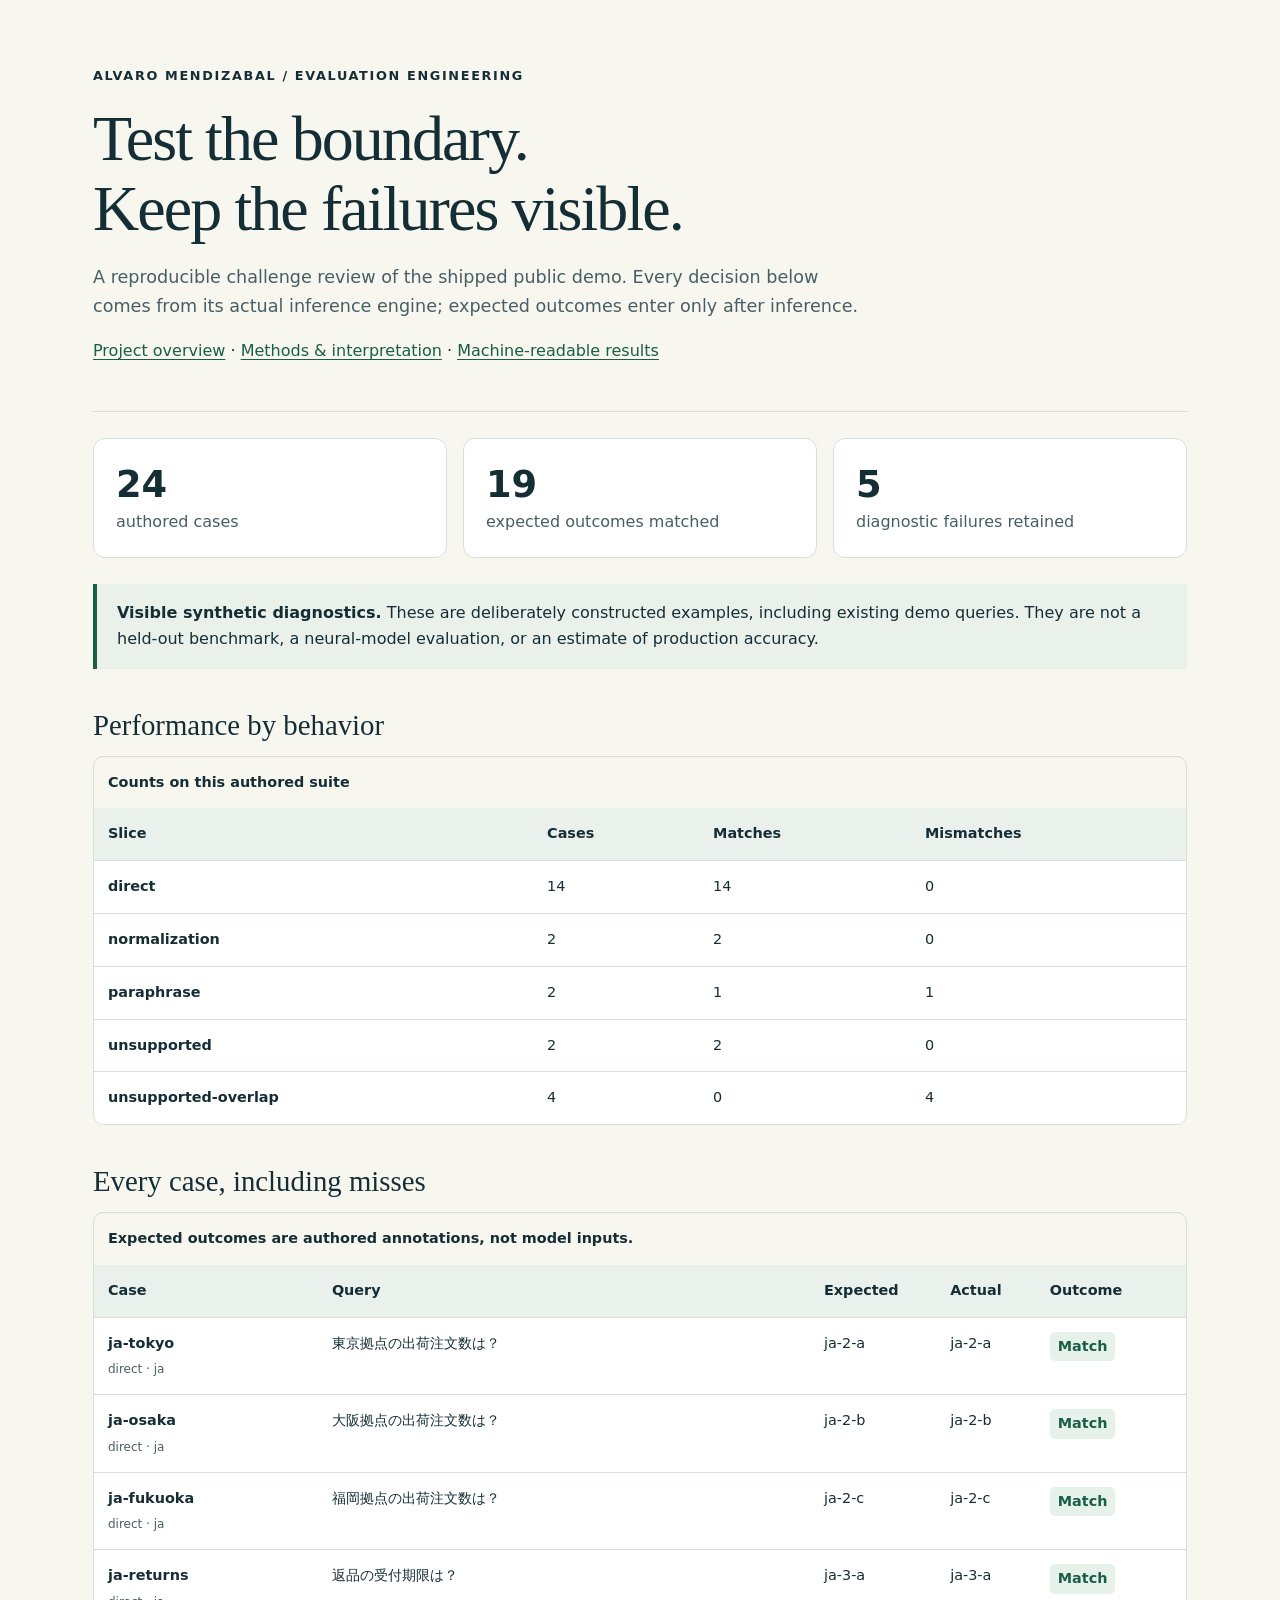
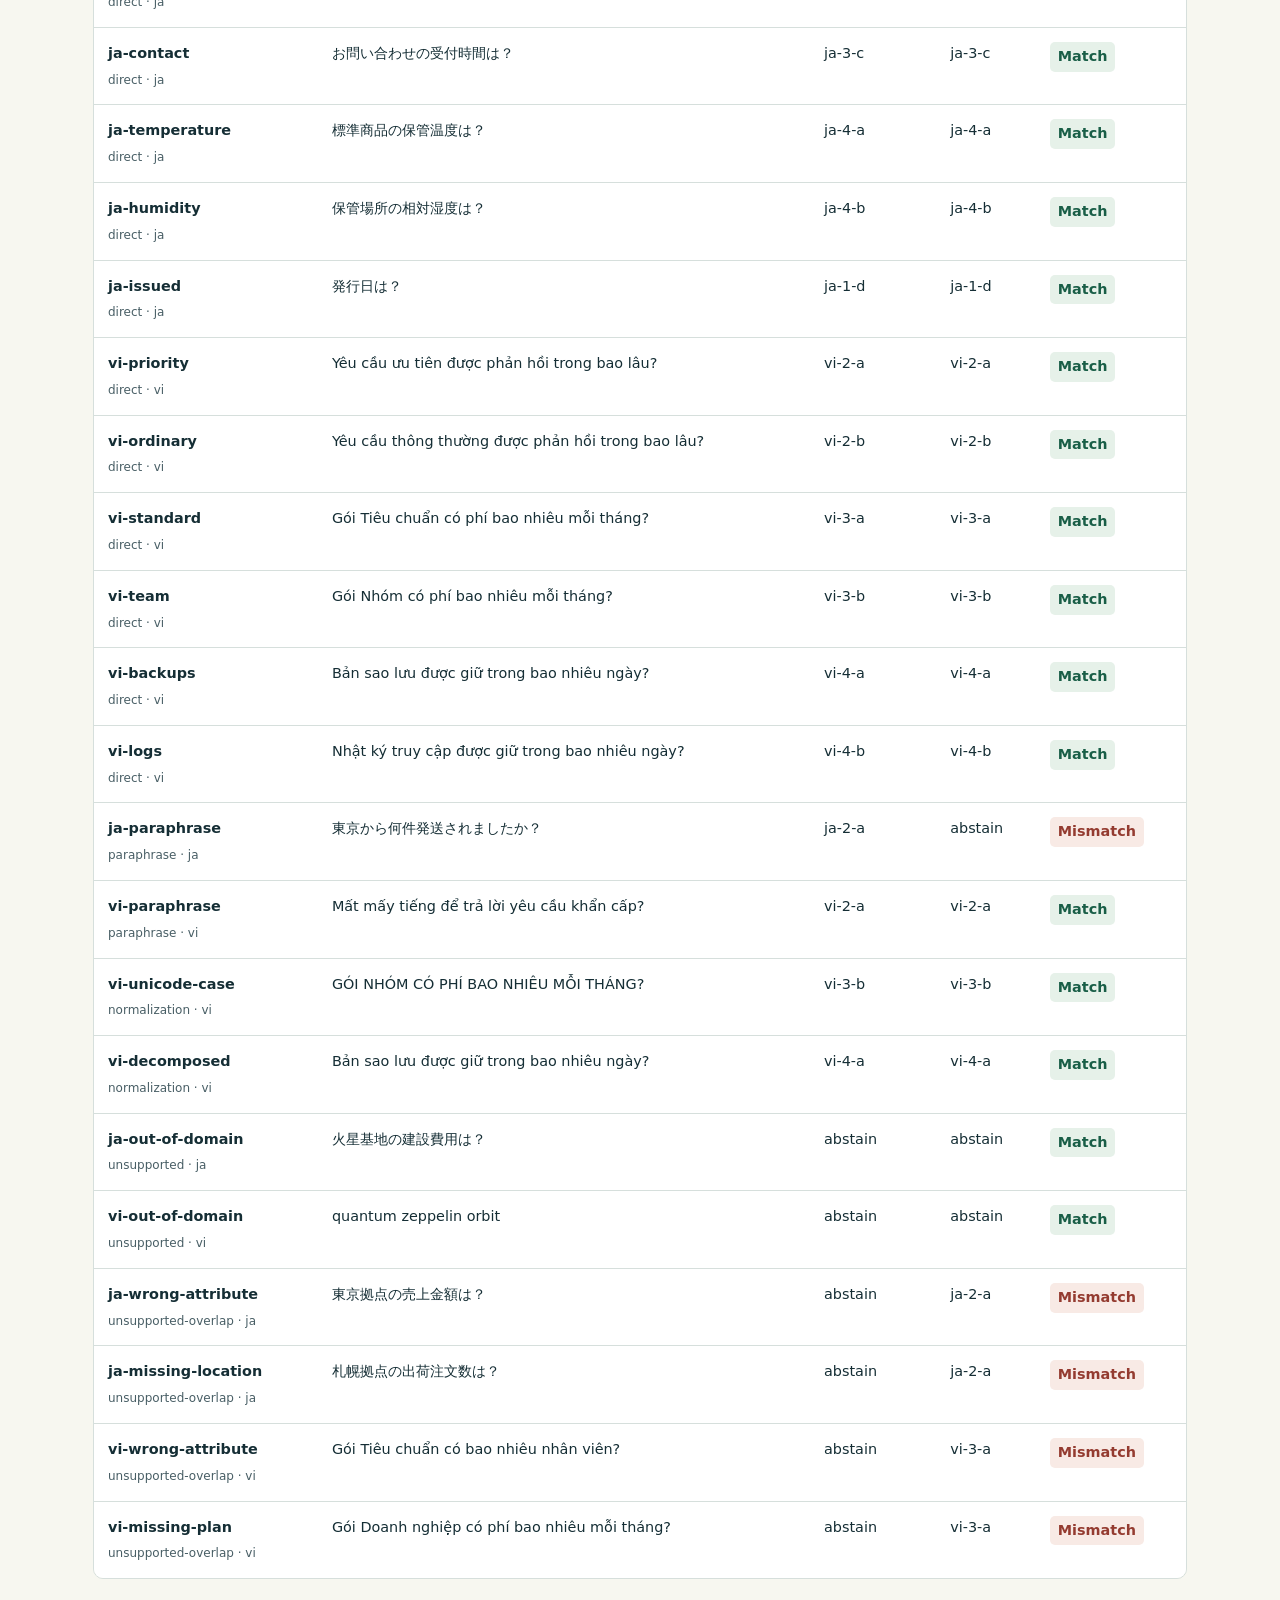
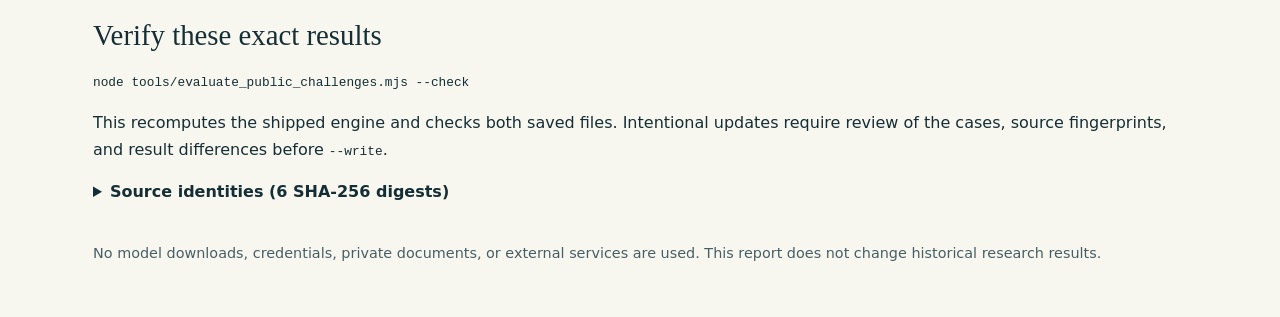
<file: reports/public_challenges.html>
<!doctype html>
<html lang="en"><head><meta charset="utf-8"><meta name="viewport" content="width=device-width, initial-scale=1"><title>Public challenge evaluation · Alvaro Mendizabal</title>
<style>
:root{color-scheme:light;--ink:#152e35;--muted:#485e65;--line:#d6dfdc;--paper:#f7f7f0;--green:#195e47;--red:#943b30}*{box-sizing:border-box}body{margin:0;background:var(--paper);color:var(--ink);font:16px/1.65 system-ui,sans-serif}main{max-width:1150px;margin:auto;padding:52px 28px}a{color:var(--green);text-underline-offset:3px}a:focus-visible,summary:focus-visible{outline:3px solid #a85c23;outline-offset:4px}.skip{position:absolute;left:-10000px}.skip:focus{left:20px;top:10px;background:white;padding:8px}header{border-bottom:1px solid var(--line);padding-bottom:30px}.eyebrow{font-size:.8rem;font-weight:700;letter-spacing:.13em;text-transform:uppercase}h1{font:clamp(2.2rem,5vw,4rem)/1.1 Georgia,serif;letter-spacing:-.03em;margin:18px 0}h2{font:1.8rem Georgia,serif;margin:40px 0 14px}.lead{max-width:780px;color:var(--muted);font-size:1.1rem}.metrics{display:grid;grid-template-columns:repeat(3,1fr);gap:16px;margin:26px 0}.metric{background:#fff;border:1px solid var(--line);border-radius:12px;padding:22px}.metric strong{display:block;font-size:2.3rem;line-height:1.3}.metric span{color:var(--muted)}.note{border-left:4px solid var(--green);background:#eaf1eb;padding:16px 20px}.scroll{overflow-x:auto;border:1px solid var(--line);border-radius:10px}table{border-collapse:collapse;width:100%;background:white;font-size:.9rem}th,td{text-align:left;padding:14px;vertical-align:top;border-bottom:1px solid var(--line)}thead{background:#eaf0ec}tbody tr:last-child>*{border-bottom:0}small{display:block;font-weight:400;color:var(--muted);margin-top:5px}.match,.mismatch{display:inline-block;font-weight:650;padding:3px 8px;border-radius:5px;white-space:nowrap}.match{color:var(--green);background:#e6f1e9}.mismatch{color:var(--red);background:#f8eae5}caption{text-align:left;padding:14px;font-weight:600}summary{cursor:pointer;font-weight:650}code{overflow-wrap:anywhere;font-size:.8rem}li span,li code{display:block}li{margin:12px 0}footer{margin-top:36px;color:var(--muted);font-size:.9rem}@media(max-width:650px){main{padding:32px 16px}.metrics{grid-template-columns:1fr}.metric{padding:16px}.metric strong{display:inline;margin-right:12px}.detail{min-width:850px}}@media print{body{background:white}main{padding:0;max-width:none}.scroll{overflow:visible}.detail{font-size:9pt}a{color:inherit}.metrics{grid-template-columns:repeat(3,1fr)}details{display:none}tr{break-inside:avoid}}
</style></head><body><a class="skip" href="#results">Skip to case results</a><main>
<header><p class="eyebrow">Alvaro Mendizabal / Evaluation engineering</p><h1>Test the boundary.<br>Keep the failures visible.</h1><p class="lead">A reproducible challenge review of the shipped public demo. Every decision below comes from its actual inference engine; expected outcomes enter only after inference.</p><p><a href="../README.md">Project overview</a> · <a href="../docs/PUBLIC_CHALLENGES.md">Methods &amp; interpretation</a> · <a href="public_challenges.json">Machine-readable results</a></p></header>
<div class="metrics"><div class="metric"><strong>24</strong><span>authored cases</span></div><div class="metric"><strong>19</strong><span>expected outcomes matched</span></div><div class="metric"><strong>5</strong><span>diagnostic failures retained</span></div></div>
<p class="note"><strong>Visible synthetic diagnostics.</strong> These are deliberately constructed examples, including existing demo queries. They are not a held-out benchmark, a neural-model evaluation, or an estimate of production accuracy.</p>
<h2>Performance by behavior</h2><div class="scroll"><table><caption>Counts on this authored suite</caption><thead><tr><th scope="col">Slice</th><th scope="col">Cases</th><th scope="col">Matches</th><th scope="col">Mismatches</th></tr></thead><tbody><tr><th scope="row">direct</th><td>14</td><td>14</td><td>0</td></tr><tr><th scope="row">normalization</th><td>2</td><td>2</td><td>0</td></tr><tr><th scope="row">paraphrase</th><td>2</td><td>1</td><td>1</td></tr><tr><th scope="row">unsupported</th><td>2</td><td>2</td><td>0</td></tr><tr><th scope="row">unsupported-overlap</th><td>4</td><td>0</td><td>4</td></tr></tbody></table></div>
<h2 id="results">Every case, including misses</h2><div class="scroll" tabindex="0" role="region" aria-label="Scrollable challenge case results"><table class="detail"><caption>Expected outcomes are authored annotations, not model inputs.</caption><thead><tr><th scope="col">Case</th><th scope="col">Query</th><th scope="col">Expected</th><th scope="col">Actual</th><th scope="col">Outcome</th></tr></thead><tbody><tr><th scope="row">ja-tokyo<small>direct · ja</small></th><td>東京拠点の出荷注文数は？</td><td>ja-2-a</td><td>ja-2-a</td><td><span class="match">Match</span></td></tr><tr><th scope="row">ja-osaka<small>direct · ja</small></th><td>大阪拠点の出荷注文数は？</td><td>ja-2-b</td><td>ja-2-b</td><td><span class="match">Match</span></td></tr><tr><th scope="row">ja-fukuoka<small>direct · ja</small></th><td>福岡拠点の出荷注文数は？</td><td>ja-2-c</td><td>ja-2-c</td><td><span class="match">Match</span></td></tr><tr><th scope="row">ja-returns<small>direct · ja</small></th><td>返品の受付期限は？</td><td>ja-3-a</td><td>ja-3-a</td><td><span class="match">Match</span></td></tr><tr><th scope="row">ja-contact<small>direct · ja</small></th><td>お問い合わせの受付時間は？</td><td>ja-3-c</td><td>ja-3-c</td><td><span class="match">Match</span></td></tr><tr><th scope="row">ja-temperature<small>direct · ja</small></th><td>標準商品の保管温度は？</td><td>ja-4-a</td><td>ja-4-a</td><td><span class="match">Match</span></td></tr><tr><th scope="row">ja-humidity<small>direct · ja</small></th><td>保管場所の相対湿度は？</td><td>ja-4-b</td><td>ja-4-b</td><td><span class="match">Match</span></td></tr><tr><th scope="row">ja-issued<small>direct · ja</small></th><td>発行日は？</td><td>ja-1-d</td><td>ja-1-d</td><td><span class="match">Match</span></td></tr><tr><th scope="row">vi-priority<small>direct · vi</small></th><td>Yêu cầu ưu tiên được phản hồi trong bao lâu?</td><td>vi-2-a</td><td>vi-2-a</td><td><span class="match">Match</span></td></tr><tr><th scope="row">vi-ordinary<small>direct · vi</small></th><td>Yêu cầu thông thường được phản hồi trong bao lâu?</td><td>vi-2-b</td><td>vi-2-b</td><td><span class="match">Match</span></td></tr><tr><th scope="row">vi-standard<small>direct · vi</small></th><td>Gói Tiêu chuẩn có phí bao nhiêu mỗi tháng?</td><td>vi-3-a</td><td>vi-3-a</td><td><span class="match">Match</span></td></tr><tr><th scope="row">vi-team<small>direct · vi</small></th><td>Gói Nhóm có phí bao nhiêu mỗi tháng?</td><td>vi-3-b</td><td>vi-3-b</td><td><span class="match">Match</span></td></tr><tr><th scope="row">vi-backups<small>direct · vi</small></th><td>Bản sao lưu được giữ trong bao nhiêu ngày?</td><td>vi-4-a</td><td>vi-4-a</td><td><span class="match">Match</span></td></tr><tr><th scope="row">vi-logs<small>direct · vi</small></th><td>Nhật ký truy cập được giữ trong bao nhiêu ngày?</td><td>vi-4-b</td><td>vi-4-b</td><td><span class="match">Match</span></td></tr><tr><th scope="row">ja-paraphrase<small>paraphrase · ja</small></th><td>東京から何件発送されましたか？</td><td>ja-2-a</td><td>abstain</td><td><span class="mismatch">Mismatch</span></td></tr><tr><th scope="row">vi-paraphrase<small>paraphrase · vi</small></th><td>Mất mấy tiếng để trả lời yêu cầu khẩn cấp?</td><td>vi-2-a</td><td>vi-2-a</td><td><span class="match">Match</span></td></tr><tr><th scope="row">vi-unicode-case<small>normalization · vi</small></th><td>GÓI NHÓM CÓ PHÍ BAO NHIÊU MỖI THÁNG?</td><td>vi-3-b</td><td>vi-3-b</td><td><span class="match">Match</span></td></tr><tr><th scope="row">vi-decomposed<small>normalization · vi</small></th><td>Bản sao lưu được giữ trong bao nhiêu ngày?</td><td>vi-4-a</td><td>vi-4-a</td><td><span class="match">Match</span></td></tr><tr><th scope="row">ja-out-of-domain<small>unsupported · ja</small></th><td>火星基地の建設費用は？</td><td>abstain</td><td>abstain</td><td><span class="match">Match</span></td></tr><tr><th scope="row">vi-out-of-domain<small>unsupported · vi</small></th><td>quantum zeppelin orbit</td><td>abstain</td><td>abstain</td><td><span class="match">Match</span></td></tr><tr><th scope="row">ja-wrong-attribute<small>unsupported-overlap · ja</small></th><td>東京拠点の売上金額は？</td><td>abstain</td><td>ja-2-a</td><td><span class="mismatch">Mismatch</span></td></tr><tr><th scope="row">ja-missing-location<small>unsupported-overlap · ja</small></th><td>札幌拠点の出荷注文数は？</td><td>abstain</td><td>ja-2-a</td><td><span class="mismatch">Mismatch</span></td></tr><tr><th scope="row">vi-wrong-attribute<small>unsupported-overlap · vi</small></th><td>Gói Tiêu chuẩn có bao nhiêu nhân viên?</td><td>abstain</td><td>vi-3-a</td><td><span class="mismatch">Mismatch</span></td></tr><tr><th scope="row">vi-missing-plan<small>unsupported-overlap · vi</small></th><td>Gói Doanh nghiệp có phí bao nhiêu mỗi tháng?</td><td>abstain</td><td>vi-3-a</td><td><span class="mismatch">Mismatch</span></td></tr></tbody></table></div>
<h2>Verify these exact results</h2><p><code>node tools/evaluate_public_challenges.mjs --check</code></p><p>This recomputes the shipped engine and checks both saved files. Intentional updates require review of the cases, source fingerprints, and result differences before <code>--write</code>.</p><details><summary>Source identities (6 SHA-256 digests)</summary><ul><li><span>examples/public_challenges.json</span><code>57f236efb7116157ba8a7678a196dba19967b31047be969ec2081f167f53450d</code></li><li><span>public-demo/data.js</span><code>8d1663963c411715cbcf203502f71564a91ee4685d75ee9993f6a1a5bb051bd8</code></li><li><span>public-demo/engine.js</span><code>408e94abb72cca83d23749b85a323b72158fb9c54c4562eaae78dcc1690d7c8f</code></li><li><span>public-demo/unicode-casefold.js</span><code>a575aa6807e0da79d795e42248ccd267b6bb5082b0528a9a3bbd2df352dcf73d</code></li><li><span>tools/evaluate_public_challenges.mjs</span><code>bfe01c9ea923414e2486b7d58a7967bf10415bda636e93578f838ea7da028ebb</code></li><li><span>tools/public_challenge_adapter.mjs</span><code>fe2626192388db32fa7f254b27fb93bd9d5490617ac53050b67610927fc9dc06</code></li></ul></details><footer>No model downloads, credentials, private documents, or external services are used. This report does not change historical research results.</footer>
</main></body></html>
</file>
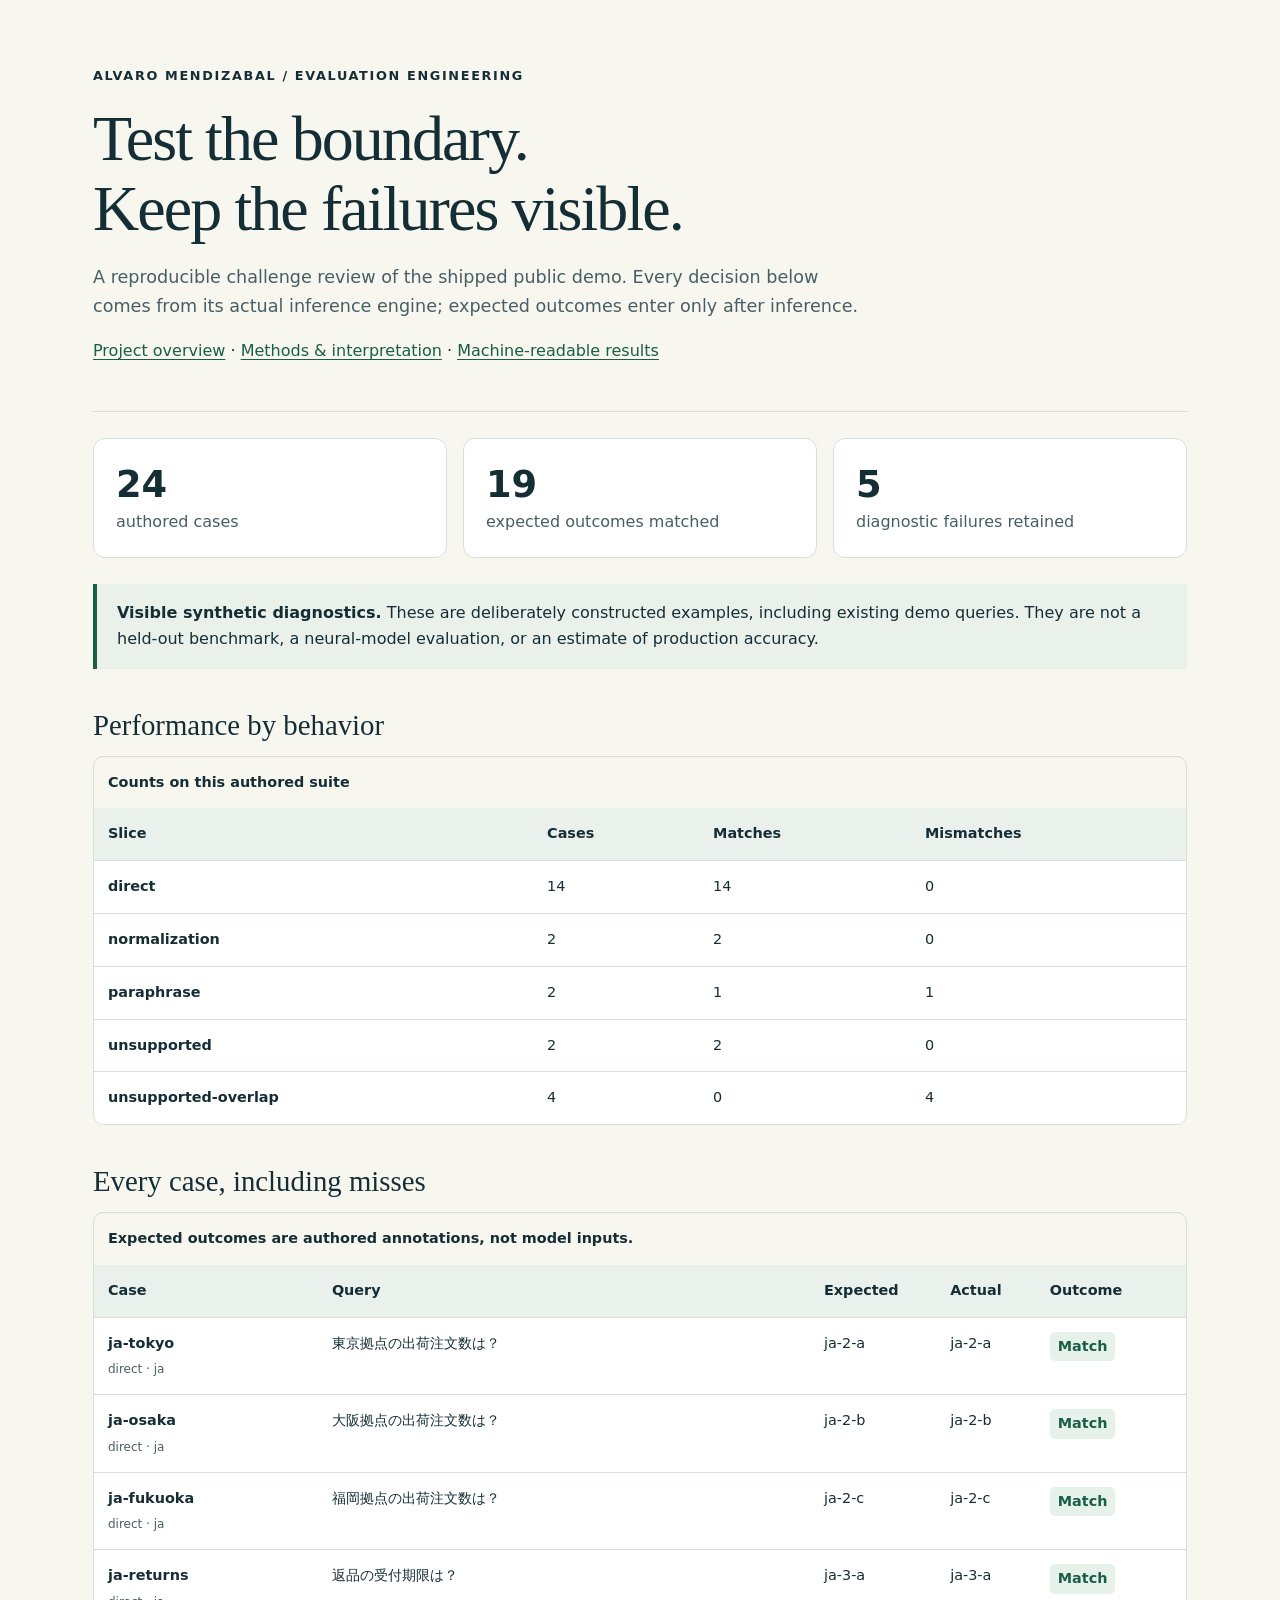
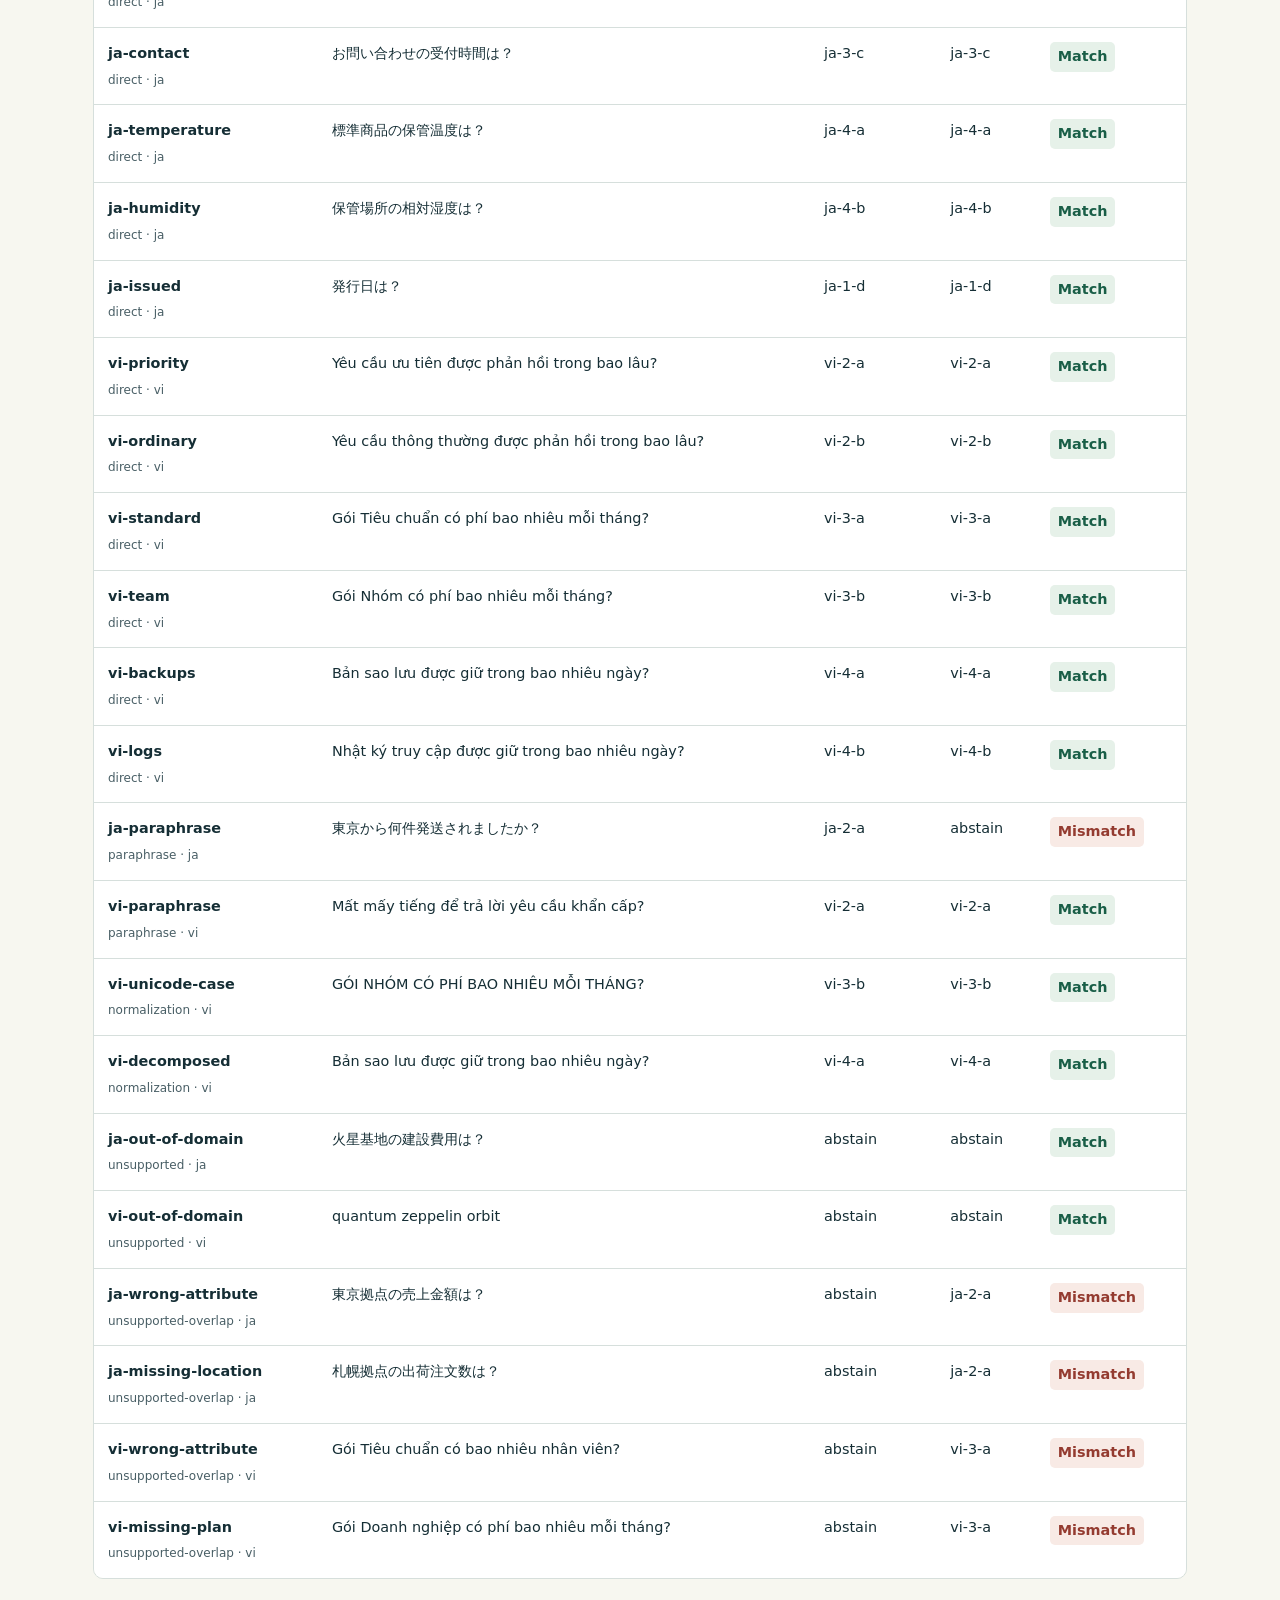
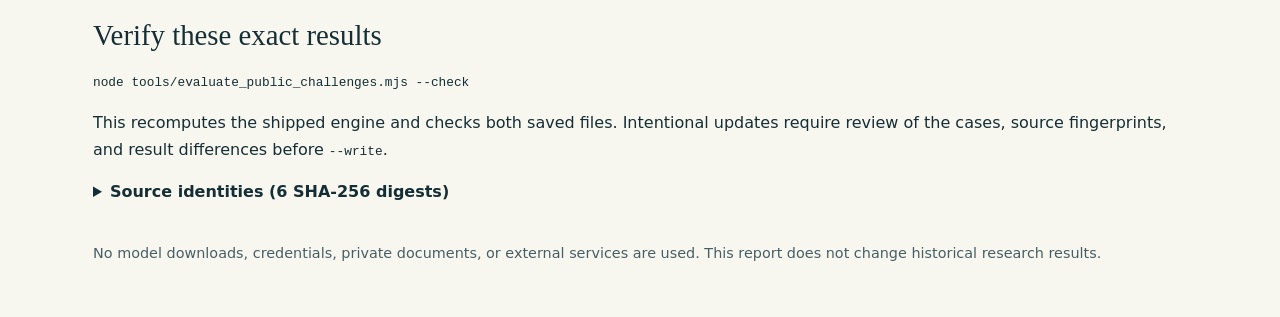
<file: review/public_challenges.html>
<!doctype html>
<html lang="en"><head><meta charset="utf-8"><meta name="viewport" content="width=device-width, initial-scale=1"><title>Public challenge evaluation · Alvaro Mendizabal</title>
<style>
:root{color-scheme:light;--ink:#152e35;--muted:#485e65;--line:#d6dfdc;--paper:#f7f7f0;--green:#195e47;--red:#943b30}*{box-sizing:border-box}body{margin:0;background:var(--paper);color:var(--ink);font:16px/1.65 system-ui,sans-serif}main{max-width:1150px;margin:auto;padding:52px 28px}a{color:var(--green);text-underline-offset:3px}a:focus-visible,summary:focus-visible{outline:3px solid #a85c23;outline-offset:4px}.skip{position:absolute;left:-10000px}.skip:focus{left:20px;top:10px;background:white;padding:8px}header{border-bottom:1px solid var(--line);padding-bottom:30px}.eyebrow{font-size:.8rem;font-weight:700;letter-spacing:.13em;text-transform:uppercase}h1{font:clamp(2.2rem,5vw,4rem)/1.1 Georgia,serif;letter-spacing:-.03em;margin:18px 0}h2{font:1.8rem Georgia,serif;margin:40px 0 14px}.lead{max-width:780px;color:var(--muted);font-size:1.1rem}.metrics{display:grid;grid-template-columns:repeat(3,1fr);gap:16px;margin:26px 0}.metric{background:#fff;border:1px solid var(--line);border-radius:12px;padding:22px}.metric strong{display:block;font-size:2.3rem;line-height:1.3}.metric span{color:var(--muted)}.note{border-left:4px solid var(--green);background:#eaf1eb;padding:16px 20px}.scroll{overflow-x:auto;border:1px solid var(--line);border-radius:10px}table{border-collapse:collapse;width:100%;background:white;font-size:.9rem}th,td{text-align:left;padding:14px;vertical-align:top;border-bottom:1px solid var(--line)}thead{background:#eaf0ec}tbody tr:last-child>*{border-bottom:0}small{display:block;font-weight:400;color:var(--muted);margin-top:5px}.match,.mismatch{display:inline-block;font-weight:650;padding:3px 8px;border-radius:5px;white-space:nowrap}.match{color:var(--green);background:#e6f1e9}.mismatch{color:var(--red);background:#f8eae5}caption{text-align:left;padding:14px;font-weight:600}summary{cursor:pointer;font-weight:650}code{overflow-wrap:anywhere;font-size:.8rem}li span,li code{display:block}li{margin:12px 0}footer{margin-top:36px;color:var(--muted);font-size:.9rem}@media(max-width:650px){main{padding:32px 16px}.metrics{grid-template-columns:1fr}.metric{padding:16px}.metric strong{display:inline;margin-right:12px}.detail{min-width:850px}}@media print{body{background:white}main{padding:0;max-width:none}.scroll{overflow:visible}.detail{font-size:9pt}a{color:inherit}.metrics{grid-template-columns:repeat(3,1fr)}details{display:none}tr{break-inside:avoid}}
</style></head><body><a class="skip" href="#results">Skip to case results</a><main>
<header><p class="eyebrow">Alvaro Mendizabal / Evaluation engineering</p><h1>Test the boundary.<br>Keep the failures visible.</h1><p class="lead">A reproducible challenge review of the shipped public demo. Every decision below comes from its actual inference engine; expected outcomes enter only after inference.</p><p><a href="../README.md">Project overview</a> · <a href="../docs/PUBLIC_CHALLENGES.md">Methods &amp; interpretation</a> · <a href="public_challenges.json">Machine-readable results</a></p></header>
<div class="metrics"><div class="metric"><strong>24</strong><span>authored cases</span></div><div class="metric"><strong>19</strong><span>expected outcomes matched</span></div><div class="metric"><strong>5</strong><span>diagnostic failures retained</span></div></div>
<p class="note"><strong>Visible synthetic diagnostics.</strong> These are deliberately constructed examples, including existing demo queries. They are not a held-out benchmark, a neural-model evaluation, or an estimate of production accuracy.</p>
<h2>Performance by behavior</h2><div class="scroll"><table><caption>Counts on this authored suite</caption><thead><tr><th scope="col">Slice</th><th scope="col">Cases</th><th scope="col">Matches</th><th scope="col">Mismatches</th></tr></thead><tbody><tr><th scope="row">direct</th><td>14</td><td>14</td><td>0</td></tr><tr><th scope="row">normalization</th><td>2</td><td>2</td><td>0</td></tr><tr><th scope="row">paraphrase</th><td>2</td><td>1</td><td>1</td></tr><tr><th scope="row">unsupported</th><td>2</td><td>2</td><td>0</td></tr><tr><th scope="row">unsupported-overlap</th><td>4</td><td>0</td><td>4</td></tr></tbody></table></div>
<h2 id="results">Every case, including misses</h2><div class="scroll" tabindex="0" role="region" aria-label="Scrollable challenge case results"><table class="detail"><caption>Expected outcomes are authored annotations, not model inputs.</caption><thead><tr><th scope="col">Case</th><th scope="col">Query</th><th scope="col">Expected</th><th scope="col">Actual</th><th scope="col">Outcome</th></tr></thead><tbody><tr><th scope="row">ja-tokyo<small>direct · ja</small></th><td>東京拠点の出荷注文数は？</td><td>ja-2-a</td><td>ja-2-a</td><td><span class="match">Match</span></td></tr><tr><th scope="row">ja-osaka<small>direct · ja</small></th><td>大阪拠点の出荷注文数は？</td><td>ja-2-b</td><td>ja-2-b</td><td><span class="match">Match</span></td></tr><tr><th scope="row">ja-fukuoka<small>direct · ja</small></th><td>福岡拠点の出荷注文数は？</td><td>ja-2-c</td><td>ja-2-c</td><td><span class="match">Match</span></td></tr><tr><th scope="row">ja-returns<small>direct · ja</small></th><td>返品の受付期限は？</td><td>ja-3-a</td><td>ja-3-a</td><td><span class="match">Match</span></td></tr><tr><th scope="row">ja-contact<small>direct · ja</small></th><td>お問い合わせの受付時間は？</td><td>ja-3-c</td><td>ja-3-c</td><td><span class="match">Match</span></td></tr><tr><th scope="row">ja-temperature<small>direct · ja</small></th><td>標準商品の保管温度は？</td><td>ja-4-a</td><td>ja-4-a</td><td><span class="match">Match</span></td></tr><tr><th scope="row">ja-humidity<small>direct · ja</small></th><td>保管場所の相対湿度は？</td><td>ja-4-b</td><td>ja-4-b</td><td><span class="match">Match</span></td></tr><tr><th scope="row">ja-issued<small>direct · ja</small></th><td>発行日は？</td><td>ja-1-d</td><td>ja-1-d</td><td><span class="match">Match</span></td></tr><tr><th scope="row">vi-priority<small>direct · vi</small></th><td>Yêu cầu ưu tiên được phản hồi trong bao lâu?</td><td>vi-2-a</td><td>vi-2-a</td><td><span class="match">Match</span></td></tr><tr><th scope="row">vi-ordinary<small>direct · vi</small></th><td>Yêu cầu thông thường được phản hồi trong bao lâu?</td><td>vi-2-b</td><td>vi-2-b</td><td><span class="match">Match</span></td></tr><tr><th scope="row">vi-standard<small>direct · vi</small></th><td>Gói Tiêu chuẩn có phí bao nhiêu mỗi tháng?</td><td>vi-3-a</td><td>vi-3-a</td><td><span class="match">Match</span></td></tr><tr><th scope="row">vi-team<small>direct · vi</small></th><td>Gói Nhóm có phí bao nhiêu mỗi tháng?</td><td>vi-3-b</td><td>vi-3-b</td><td><span class="match">Match</span></td></tr><tr><th scope="row">vi-backups<small>direct · vi</small></th><td>Bản sao lưu được giữ trong bao nhiêu ngày?</td><td>vi-4-a</td><td>vi-4-a</td><td><span class="match">Match</span></td></tr><tr><th scope="row">vi-logs<small>direct · vi</small></th><td>Nhật ký truy cập được giữ trong bao nhiêu ngày?</td><td>vi-4-b</td><td>vi-4-b</td><td><span class="match">Match</span></td></tr><tr><th scope="row">ja-paraphrase<small>paraphrase · ja</small></th><td>東京から何件発送されましたか？</td><td>ja-2-a</td><td>abstain</td><td><span class="mismatch">Mismatch</span></td></tr><tr><th scope="row">vi-paraphrase<small>paraphrase · vi</small></th><td>Mất mấy tiếng để trả lời yêu cầu khẩn cấp?</td><td>vi-2-a</td><td>vi-2-a</td><td><span class="match">Match</span></td></tr><tr><th scope="row">vi-unicode-case<small>normalization · vi</small></th><td>GÓI NHÓM CÓ PHÍ BAO NHIÊU MỖI THÁNG?</td><td>vi-3-b</td><td>vi-3-b</td><td><span class="match">Match</span></td></tr><tr><th scope="row">vi-decomposed<small>normalization · vi</small></th><td>Bản sao lưu được giữ trong bao nhiêu ngày?</td><td>vi-4-a</td><td>vi-4-a</td><td><span class="match">Match</span></td></tr><tr><th scope="row">ja-out-of-domain<small>unsupported · ja</small></th><td>火星基地の建設費用は？</td><td>abstain</td><td>abstain</td><td><span class="match">Match</span></td></tr><tr><th scope="row">vi-out-of-domain<small>unsupported · vi</small></th><td>quantum zeppelin orbit</td><td>abstain</td><td>abstain</td><td><span class="match">Match</span></td></tr><tr><th scope="row">ja-wrong-attribute<small>unsupported-overlap · ja</small></th><td>東京拠点の売上金額は？</td><td>abstain</td><td>ja-2-a</td><td><span class="mismatch">Mismatch</span></td></tr><tr><th scope="row">ja-missing-location<small>unsupported-overlap · ja</small></th><td>札幌拠点の出荷注文数は？</td><td>abstain</td><td>ja-2-a</td><td><span class="mismatch">Mismatch</span></td></tr><tr><th scope="row">vi-wrong-attribute<small>unsupported-overlap · vi</small></th><td>Gói Tiêu chuẩn có bao nhiêu nhân viên?</td><td>abstain</td><td>vi-3-a</td><td><span class="mismatch">Mismatch</span></td></tr><tr><th scope="row">vi-missing-plan<small>unsupported-overlap · vi</small></th><td>Gói Doanh nghiệp có phí bao nhiêu mỗi tháng?</td><td>abstain</td><td>vi-3-a</td><td><span class="mismatch">Mismatch</span></td></tr></tbody></table></div>
<h2>Verify these exact results</h2><p><code>node tools/evaluate_public_challenges.mjs --check</code></p><p>This recomputes the shipped engine and checks both saved files. Intentional updates require review of the cases, source fingerprints, and result differences before <code>--write</code>.</p><details><summary>Source identities (6 SHA-256 digests)</summary><ul><li><span>examples/public_challenges.json</span><code>57f236efb7116157ba8a7678a196dba19967b31047be969ec2081f167f53450d</code></li><li><span>public-demo/data.js</span><code>8d1663963c411715cbcf203502f71564a91ee4685d75ee9993f6a1a5bb051bd8</code></li><li><span>public-demo/engine.js</span><code>408e94abb72cca83d23749b85a323b72158fb9c54c4562eaae78dcc1690d7c8f</code></li><li><span>public-demo/unicode-casefold.js</span><code>a575aa6807e0da79d795e42248ccd267b6bb5082b0528a9a3bbd2df352dcf73d</code></li><li><span>tools/evaluate_public_challenges.mjs</span><code>e920438db06b8b936558a77645fdbe1e95bdf5d97d937c76c7825e89153d4c43</code></li><li><span>tools/public_challenge_adapter.mjs</span><code>fe2626192388db32fa7f254b27fb93bd9d5490617ac53050b67610927fc9dc06</code></li></ul></details><footer>No model downloads, credentials, private documents, or external services are used. This report does not change historical research results.</footer>
</main></body></html>
</file>
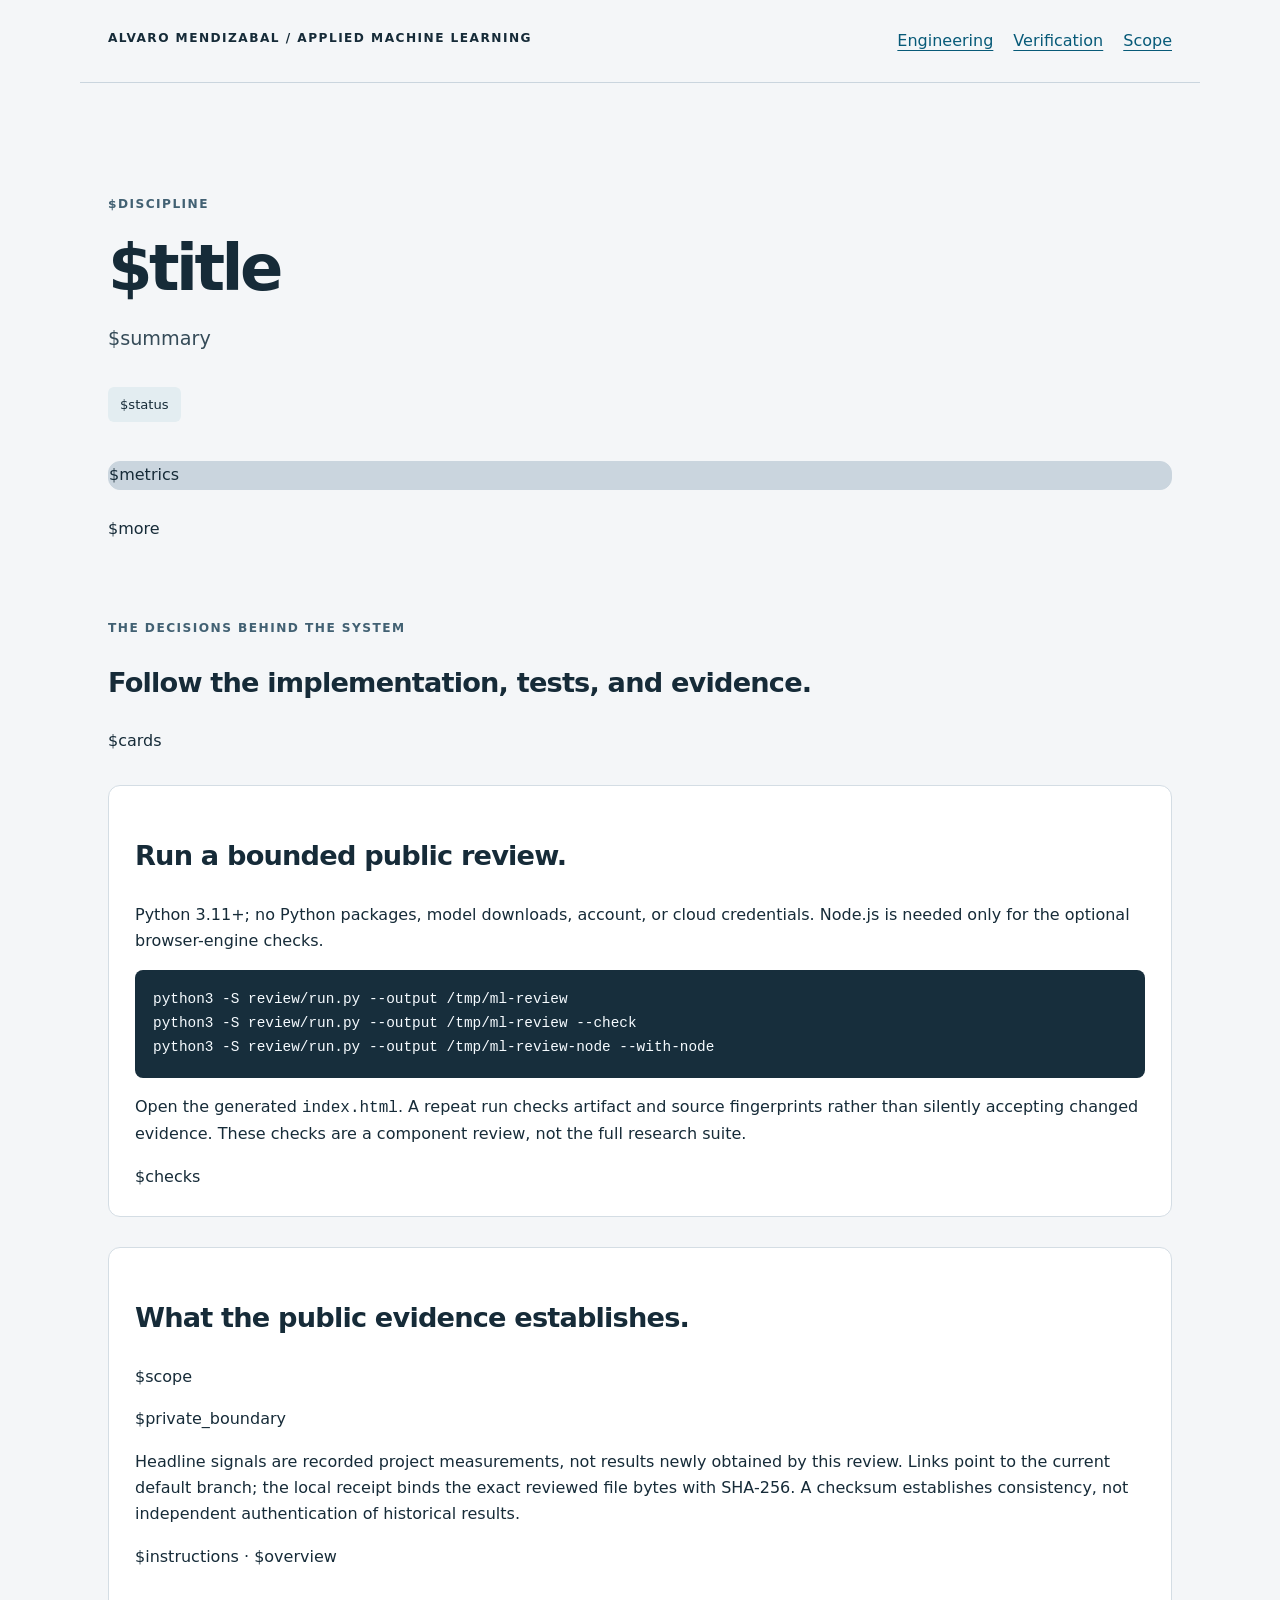
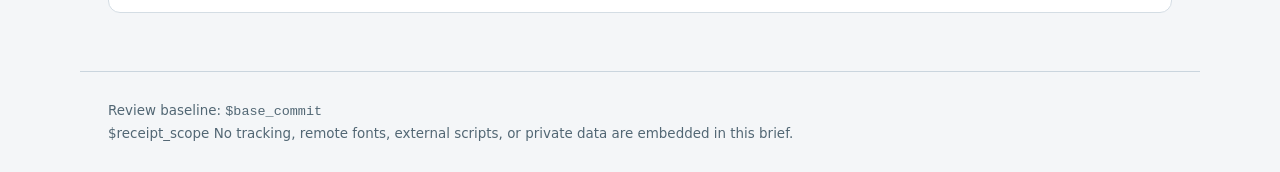
<file: review/template.html>
<!doctype html>
<html lang="en"><head><meta charset="utf-8"><meta name="viewport" content="width=device-width,initial-scale=1"><meta name="color-scheme" content="light"><title>$title | Alvaro Mendizabal</title>
<style>
:root{font-family:Inter,ui-sans-serif,system-ui,-apple-system,sans-serif;color:#162b38;background:#f4f6f8;line-height:1.65}*{box-sizing:border-box}body{margin:0}a{color:#075a78;text-underline-offset:.22em}a:focus-visible{outline:3px solid #d98f22;outline-offset:4px}.skip{position:absolute;left:-9999px}.skip:focus{left:1rem;background:white;padding:1rem;z-index:2}header,main,footer{max-width:1120px;margin:auto;padding:28px}header{display:flex;justify-content:space-between;gap:24px;flex-wrap:wrap;border-bottom:1px solid #cad5de}nav{display:flex;gap:20px;flex-wrap:wrap}.brand,.eyebrow{font-size:.76rem;letter-spacing:.12em;text-transform:uppercase;font-weight:750}.eyebrow{color:#426173}h1{font-size:clamp(2.3rem,5vw,4.7rem);line-height:1.08;letter-spacing:-.055em;max-width:950px;margin:20px 0}h2{font-size:1.7rem;letter-spacing:-.03em}h3{font-size:1.2rem;line-height:1.3}.lead{font-size:1.2rem;max-width:800px;color:#354b58}.hero{padding:40px 0 30px}.status{display:inline-block;font-size:.82rem;background:#e3edf1;padding:7px 12px;border-radius:6px}.signals{display:grid;grid-template-columns:repeat(3,1fr);gap:1px;background:#cad5de;border:1px solid #cad5de;border-radius:12px;overflow:hidden;margin:26px 0}.signals div{padding:24px;background:white}.signals strong{display:block;font-size:1.9rem;line-height:1.2;letter-spacing:-.04em}.signals span{display:block;font-size:.85rem;margin-top:9px;color:#426173}.grid{display:grid;grid-template-columns:repeat(2,minmax(0,1fr));gap:18px}article,.panel{background:white;border:1px solid #d4dde4;border-radius:12px;padding:26px}article p:last-child{font-size:.85rem}.boundary{font-size:.88rem;border-left:3px solid #acc1ce;padding-left:14px;color:#426173}section{scroll-margin-top:20px;margin:30px 0}pre{white-space:pre-wrap;overflow-wrap:anywhere;padding:18px;background:#172e3c;color:#f6fbff;border-radius:8px;font-size:.9rem}code{font-family:ui-monospace,SFMono-Regular,Consolas,monospace}table{border-collapse:collapse;width:100%;font-size:.9rem}th,td{padding:12px;border-bottom:1px solid #d4dde4;text-align:left}caption{text-align:left;margin-bottom:10px;font-weight:700}footer{font-size:.84rem;color:#526774;border-top:1px solid #cad5de}@media(max-width:700px){header,main,footer{padding:20px}.grid,.signals{grid-template-columns:1fr}h1{font-size:2.5rem}article,.panel{padding:20px}}@media print{body{background:white}header nav,.skip{display:none}main{max-width:none}article,.panel{break-inside:avoid}h1{font-size:30pt}.hero{padding-top:10px}a{color:inherit}}
</style></head><body><a class="skip" href="#main">Skip to content</a><header><div class="brand">Alvaro Mendizabal / Applied Machine Learning</div><nav aria-label="Review sections"><a href="#engineering">Engineering</a><a href="#verification">Verification</a><a href="#scope">Scope</a></nav></header><main id="main"><section class="hero"><p class="eyebrow">$discipline</p><h1>$title</h1><p class="lead">$summary</p><p class="status">$status</p><div class="signals">$metrics</div><p>$more</p></section><section id="engineering"><p class="eyebrow">The decisions behind the system</p><h2>Follow the implementation, tests, and evidence.</h2><div class="grid">$cards</div></section><section class="panel" id="verification"><h2>Run a bounded public review.</h2><p>Python 3.11+; no Python packages, model downloads, account, or cloud credentials. Node.js is needed only for the optional browser-engine checks.</p><pre><code>python3 -S review/run.py --output /tmp/ml-review
python3 -S review/run.py --output /tmp/ml-review --check
python3 -S review/run.py --output /tmp/ml-review-node --with-node</code></pre><p>Open the generated <code>index.html</code>. A repeat run checks artifact and source fingerprints rather than silently accepting changed evidence. These checks are a component review, not the full research suite.</p>$checks</section><section class="panel" id="scope"><h2>What the public evidence establishes.</h2><p>$scope</p><p>$private_boundary</p><p>Headline signals are recorded project measurements, not results newly obtained by this review. Links point to the current default branch; the local receipt binds the exact reviewed file bytes with SHA-256. A checksum establishes consistency, not independent authentication of historical results.</p><p>$instructions · $overview</p></section></main><footer>Review baseline: <code>$base_commit</code><br>$receipt_scope No tracking, remote fonts, external scripts, or private data are embedded in this brief.</footer></body></html>
</file>
<file: public-demo/styles.css>
:root {
  color-scheme: light;
  --ink: #243643;
  --muted: #58656a;
  --paper: #fffefb;
  --canvas: #f5f1e9;
  --line: #d9d7ce;
  --clay: #9d422b;
  --teal: #256c62;
  --soft-teal: #e9f3ed;
  --soft-clay: #f8e8dc;
  --serif: Georgia, "Noto Serif JP", "Yu Mincho", serif;
  --sans: Inter, -apple-system, BlinkMacSystemFont, "Segoe UI", sans-serif;
}
* {
  box-sizing: border-box;
}
body {
  margin: 0;
  background: var(--canvas);
  color: var(--ink);
  font: 15px/1.6 var(--sans);
}
button,
textarea,
select,
input {
  font: inherit;
}
button,
a,
input,
select,
textarea {
  -webkit-tap-highlight-color: transparent;
}
button {
  cursor: pointer;
}
button:disabled {
  cursor: not-allowed;
  opacity: 0.5;
}
button {
  min-height: 40px;
}
a {
  color: var(--clay);
  text-underline-offset: 3px;
}
button:focus-visible,
a:focus-visible,
input:focus-visible,
textarea:focus-visible,
summary:focus-visible,
[tabindex]:focus-visible {
  outline: 3px solid var(--clay);
  outline-offset: 3px;
}
button {
  border-radius: 5px;
}
h1,
h2,
h3,
p {
  margin-top: 0;
}
h2 {
  font-size: 18px;
  line-height: 1.35;
}
.skip-link {
  position: absolute;
  left: 20px;
  top: -100px;
  padding: 10px 16px;
  background: var(--ink);
  color: white;
  z-index: 10;
}
.skip-link:focus {
  top: 12px;
}
.site-header {
  max-width: 1536px;
  margin: auto;
  padding: 25px 36px;
  display: flex;
  justify-content: space-between;
  align-items: center;
  border-bottom: 1px solid var(--line);
  gap: 24px;
}
.brand {
  display: flex;
  align-items: center;
  gap: 11px;
  color: var(--ink);
  text-decoration: none;
  font-weight: 780;
  font-size: 19px;
  letter-spacing: 0.08em;
}
.brand-icon {
  display: grid;
  place-items: center;
  width: 39px;
  height: 42px;
  background: var(--clay);
  color: #fff;
  font: italic 31px var(--serif);
}
.brand-caption {
  display: block;
  font-size: 12px;
  font-weight: 450;
  letter-spacing: 0.01em;
  line-height: 1.3;
}
.header-right {
  display: flex;
  align-items: center;
  gap: 28px;
  font-size: 13px;
}
.local-badge {
  display: flex;
  align-items: center;
  gap: 7px;
  color: var(--muted);
}
.local-badge span {
  font-size: 13px;
  color: var(--teal);
}
.source-link {
  color: var(--ink);
  font-weight: 650;
  text-decoration: none;
  padding: 8px 0;
}
.source-link:hover {
  text-decoration: underline;
}
main {
  max-width: 1536px;
  margin: 0 auto;
  padding: 0 36px;
}
.intro {
  display: grid;
  grid-template-columns: 1.55fr 1fr;
  gap: 70px;
  align-items: center;
  padding: 48px 0 42px;
}
.eyebrow {
  font-size: 12px;
  letter-spacing: 0.13em;
  text-transform: uppercase;
  color: var(--clay);
  font-weight: 730;
  margin-bottom: 15px;
}
h1 {
  font: clamp(38px, 4.3vw, 61px) / 1.08 var(--serif);
  letter-spacing: -0.035em;
  margin: 0 0 19px;
}
h1 em {
  color: var(--clay);
  font-weight: normal;
}
.intro-copy {
  max-width: 650px;
  color: var(--muted);
  margin-bottom: 0;
  font-size: 16px;
}
.intro-note {
  border-left: 1px solid #b9b7ad;
  padding-left: 29px;
  max-width: 405px;
}
.note-number {
  display: block;
  font: 38px/1.3 var(--serif);
  color: var(--clay);
  margin-bottom: 12px;
}
.intro-note strong {
  font-size: 15px;
}
.intro-note p {
  font-size: 14px;
  margin: 7px 0 0;
  color: var(--muted);
}
.workspace {
  display: grid;
  grid-template-columns: 220px minmax(350px, 1fr) 354px;
  border: 1px solid var(--line);
  border-radius: 10px;
  overflow: hidden;
  background: #fffefb;
  box-shadow: 0 12px 50px #24364309;
  align-items: start;
}
.library {
  padding: 22px 18px;
  align-self: stretch;
  background: #eeece4;
  border-right: 1px solid var(--line);
}
.section-label {
  display: flex;
  justify-content: space-between;
  gap: 8px;
  font-size: 12px;
  color: var(--muted);
  margin-bottom: 18px;
  align-items: center;
}
.document-card {
  display: block;
  width: 100%;
  padding: 18px 13px;
  margin-bottom: 12px;
  border: 1px solid #cfcec4;
  text-align: left;
  background: #f7f5ee;
  color: var(--ink);
  transition: background 0.15s;
}
.document-card:hover {
  background: #fff;
}
.document-card[aria-pressed="true"] {
  border-color: var(--clay);
  background: var(--paper);
  box-shadow: inset 3px 0 var(--clay);
}
.document-card strong {
  display: block;
  font-size: 15px;
  line-height: 1.5;
  margin: 10px 0 7px;
}
.document-card .document-language {
  font-size: 12px;
  color: var(--clay);
  letter-spacing: 0.04em;
  font-weight: 700;
}
.document-card .document-description {
  display: block;
  color: var(--muted);
  font-size: 12px;
  line-height: 1.55;
}
.file-icon {
  display: block;
  width: 27px;
  height: 34px;
  border: 1.5px solid #61716f;
  background: repeating-linear-gradient(
    to bottom,
    transparent 0,
    transparent 5px,
    #a5b3ab 5px,
    #a5b3ab 6px,
    transparent 6px,
    transparent 10px
  );
  background-clip: content-box;
  padding: 6px;
  margin-bottom: 12px;
}
.library-note {
  padding: 18px 1px;
  border-top: 1px solid var(--line);
  margin-top: 23px;
}
.small-kicker {
  font-size: 12px;
  letter-spacing: 0.06em;
  color: var(--muted);
  font-weight: 650;
}
.library-note p,
.method-note {
  font-size: 13px;
  color: var(--muted);
}
.library-note p {
  margin: 6px 0 7px;
}
.text-button {
  border: 0;
  background: transparent;
  color: var(--clay);
  font-weight: 650;
  font-size: 13px;
  padding: 8px 0;
  text-align: left;
  min-height: 40px;
}
.text-button:hover {
  text-decoration: underline;
}
.method-note {
  border-top: 1px solid var(--line);
  padding-top: 10px;
}
.method-note ol {
  padding-left: 19px;
}
.method-note li {
  margin-bottom: 9px;
}
summary {
  cursor: pointer;
  min-height: 40px;
  padding: 8px 0;
  font-weight: 650;
  font-size: 13px;
  color: var(--ink);
}
.viewer {
  min-width: 0;
  background: #e7e9e3;
  align-self: stretch;
  border-right: 1px solid var(--line);
}
.viewer-toolbar {
  padding: 17px 20px;
  display: flex;
  gap: 12px;
  align-items: center;
  justify-content: space-between;
  background: #f8f8f3;
  border-bottom: 1px solid var(--line);
}
.viewer-toolbar h2 {
  font-size: 14px;
  margin: 2px 0 0;
  max-width: 270px;
}
.page-controls {
  display: flex;
  align-items: center;
  gap: 8px;
  flex-shrink: 0;
  font-size: 12px;
  font-variant-numeric: tabular-nums;
}
.page-controls button {
  width: 32px;
  min-height: 34px;
  border: 1px solid #c7ccc4;
  background: var(--paper);
  color: var(--ink);
  font-size: 18px;
}
.paper-stage {
  padding: 24px;
  min-height: 625px;
}
.paper {
  background: var(--paper);
  max-width: 550px;
  min-height: 590px;
  margin: auto;
  padding: 35px 30px 25px;
  box-shadow: 0 3px 10px #1d302016;
  position: relative;
  display: flex;
  flex-direction: column;
  border: 1px solid #d7d9d0;
}
.paper .paper-topline {
  display: flex;
  justify-content: space-between;
  font-size: 12px;
  color: #69706a;
  letter-spacing: 0.04em;
  padding-bottom: 15px;
  border-bottom: 2px solid var(--ink);
  gap: 10px;
}
.paper-section {
  font-size: 12px;
  letter-spacing: 0.1em;
  margin: 29px 0 9px;
  color: var(--clay);
}
.paper h3 {
  font-family: var(--serif);
  font-size: 27px;
  line-height: 1.5;
  letter-spacing: -0.02em;
  margin: 0 0 24px;
  font-weight: 600;
  overflow-wrap: anywhere;
}
.paper-lines {
  flex: 1;
}
.source-line {
  font-size: 15px;
  line-height: 1.95;
  margin: 0 0 15px;
  padding: 8px 11px;
  border-left: 3px solid transparent;
  overflow-wrap: anywhere;
}
.source-line.has-label {
  border-bottom: 1px solid #e4e4da;
  padding-bottom: 14px;
}
.source-line .row-label {
  display: block;
  font-size: 12px;
  letter-spacing: 0.04em;
  color: var(--muted);
  font-weight: 650;
  line-height: 1.4;
  margin-bottom: 7px;
}
.source-line.selected {
  background: #f7ecd2;
  border-left-color: #906126;
}
.evidence-pin {
  display: block;
  color: #755023;
  font-size: 12px;
  font-family: var(--sans);
  font-weight: 750;
  line-height: 1.4;
  margin-bottom: 6px;
}
.paper-bottom {
  display: flex;
  justify-content: space-between;
  gap: 10px;
  border-top: 1px solid var(--line);
  padding-top: 13px;
  font-size: 12px;
  color: var(--muted);
  margin-top: 28px;
}
.paper-stamp {
  font-size: 12px;
  letter-spacing: 0.09em;
  color: var(--muted);
  margin-top: 18px;
}
.page-tabs {
  display: flex;
  justify-content: center;
  gap: 9px;
  padding: 0 20px 17px;
}
.page-tab {
  min-width: 38px;
  min-height: 35px;
  background: #f7f7f1;
  border: 1px solid #bbc3b9;
  color: var(--ink);
  font-size: 13px;
}
.page-tab[aria-current="page"] {
  background: var(--ink);
  border-color: var(--ink);
  color: white;
}
.page-tab.unavailable {
  border-style: dashed;
}
.viewer-foot {
  display: flex;
  justify-content: space-between;
  gap: 14px;
  flex-wrap: wrap;
  font-size: 12px;
  color: #495a55;
  padding: 13px 20px;
  border-top: 1px solid #cbd0c7;
}
.highlight-swatch {
  width: 13px;
  height: 13px;
  display: inline-block;
  background: #f7ecd2;
  border: 1px solid #a37a3b;
  vertical-align: -2px;
  margin-right: 5px;
}
.unavailable-box {
  border: 1px dashed #bfc4b9;
  border-radius: 5px;
  background: #f5f5ed;
  padding: 23px 16px;
  margin: 8px 0 24px;
  color: var(--muted);
  font-family: var(--sans);
  font-size: 13px;
}
.unavailable-box strong {
  display: block;
  margin-top: 16px;
  color: var(--ink);
  font-size: 15px;
}
.warehouse {
  display: grid;
  grid-template-columns: repeat(3, 1fr);
  gap: 9px;
  padding: 9px;
}
.warehouse span {
  height: 43px;
  background: repeating-linear-gradient(
    90deg,
    #d0d8cb 0,
    #d0d8cb 8px,
    #edf0e6 8px,
    #edf0e6 11px
  );
  border: 1px solid #bec8b7;
}
.unavailable-box p {
  margin: 9px 0 0;
}
.evidence-panel {
  padding: 22px 21px;
  min-width: 0;
  background: #fffefb;
}
.synthetic-tag {
  padding: 2px 6px;
  border: 1px solid #d3c6af;
  border-radius: 3px;
  color: #72532d;
  white-space: nowrap;
}
.evidence-panel label,
.contract-editor label {
  display: block;
  font-size: 13px;
  font-weight: 700;
  margin: 0 0 7px;
}
textarea {
  resize: vertical;
  width: 100%;
  border: 1px solid #c3c9c2;
  border-radius: 5px;
  padding: 11px 12px;
  background: #fff;
  color: var(--ink);
  font-size: 15px;
  line-height: 1.6;
  min-height: 106px;
  max-height: 400px;
}
textarea:focus {
  border-color: var(--clay);
}
.query-meta {
  display: flex;
  justify-content: space-between;
  gap: 12px;
  font-size: 12px;
  color: var(--muted);
  margin: 6px 0 13px;
}
.query-meta #query-help {
  max-width: 210px;
}
.query-meta #query-count {
  white-space: nowrap;
}
.primary-button {
  display: flex;
  width: 100%;
  justify-content: space-between;
  align-items: center;
  background: var(--ink);
  color: white;
  border: 1px solid var(--ink);
  padding: 11px 14px;
  font-size: 13px;
  font-weight: 700;
  min-height: 44px;
}
.primary-button:hover {
  background: #344c5b;
}
.example-list {
  display: flex;
  flex-wrap: wrap;
  gap: 6px;
  margin: 12px 0 18px;
}
.example-button {
  font-size: 12px;
  padding: 5px 9px;
  background: #f7f4ed;
  color: #534c3d;
  border: 1px solid #d9d2c3;
  min-height: 32px;
}
.example-button:hover {
  background: #efe8d7;
}
.retrieval-options {
  border-top: 1px solid var(--line);
  border-bottom: 1px solid var(--line);
  padding: 5px 0;
  margin-bottom: 21px;
}
.control-row {
  display: flex;
  align-items: center;
  justify-content: space-between;
  gap: 10px;
  margin: 10px 0 18px;
}
.control-row label {
  margin: 0;
}
.control-row select {
  max-width: 130px;
  min-height: 36px;
  background: var(--paper);
  border: 1px solid #bfc6bd;
  border-radius: 4px;
  padding: 4px 8px;
  color: var(--ink);
  font-size: 13px;
}
.slider-label {
  display: flex !important;
  justify-content: space-between;
  gap: 10px;
}
.slider-label output {
  color: var(--teal);
}
input[type="range"] {
  width: 100%;
  min-height: 26px;
  accent-color: var(--teal);
  margin: 2px 0 4px;
}
.retrieval-options p {
  color: var(--muted);
  font-size: 12px;
  line-height: 1.5;
  margin: 2px 0 13px;
}
.answer-head {
  display: flex;
  justify-content: space-between;
  align-items: center;
  gap: 10px;
}
.answer-head h2 {
  font-size: 15px;
  margin: 0;
}
.state-tag {
  display: inline-block;
  border-radius: 4px;
  background: var(--soft-teal);
  color: #1e644e;
  font-size: 12px;
  font-weight: 700;
  padding: 3px 8px;
}
.state-tag.abstained {
  background: #f3ebd9;
  color: #795525;
}
.state-tag.error {
  background: #f7e7df;
  color: #983c2b;
}
#run-status {
  font-size: 12px;
  line-height: 1.6;
  color: var(--muted);
  margin-top: 9px;
}
blockquote {
  font-family: var(--serif);
  font-size: 20px;
  line-height: 1.7;
  margin: 15px 0;
  padding: 0;
  overflow-wrap: anywhere;
}
blockquote:empty {
  display: none;
}
.citation-button {
  border: 1px solid #b7cec1;
  background: #ecf5ef;
  color: #255d4d;
  padding: 7px 9px;
  font-size: 12px;
  text-align: left;
  min-height: 36px;
  font-weight: 650;
}
.support-readout {
  font-size: 12px;
  margin-top: 12px;
  color: var(--muted);
}
.answer-limit {
  font-size: 12px;
  line-height: 1.55;
  color: var(--muted);
  margin: 10px 0 0;
}
.answer-section {
  margin-bottom: 21px;
}
.rank-details {
  border-top: 1px solid var(--line);
  padding-top: 7px;
}
.rank-row {
  display: grid;
  grid-template-columns: 30px minmax(0, 1fr) 39px;
  align-items: center;
  gap: 8px;
  width: 100%;
  border: 0;
  border-bottom: 1px solid #e7e6dd;
  border-radius: 0;
  background: transparent;
  padding: 9px 0;
  color: var(--ink);
  text-align: left;
  min-height: 42px;
}
.rank-row:hover {
  background: #f2f4ed;
}
.rank-page {
  font-size: 13px;
  font-weight: 700;
}
.rank-bar {
  height: 5px;
  background: #e3e9e0;
  display: block;
  margin-top: 5px;
  border-radius: 3px;
}
.rank-bar span {
  display: block;
  height: 5px;
  border-radius: 3px;
  background: var(--teal);
}
.rank-name {
  display: block;
  font-size: 12px;
  white-space: nowrap;
  overflow: hidden;
  text-overflow: ellipsis;
}
.rank-score {
  font-size: 12px;
  text-align: right;
  font-variant-numeric: tabular-nums;
}
.rank-row.in-window .rank-page {
  color: var(--teal);
}
.rank-unavailable {
  color: var(--muted);
  font-size: 12px;
}
.micro-copy {
  font-size: 12px;
  color: var(--muted);
  line-height: 1.55;
  margin: 12px 0 0;
}
.contract-section {
  display: grid;
  grid-template-columns: 1fr 1.1fr;
  gap: 70px;
  padding: 43px 29px 44px;
  border-bottom: 1px solid var(--line);
}
.contract-intro h2 {
  font: 32px/1.25 var(--serif);
  letter-spacing: -0.025em;
  margin-bottom: 16px;
}
.contract-intro > p:not(.eyebrow) {
  color: var(--muted);
  max-width: 450px;
  font-size: 14px;
}
.contract-actions {
  display: flex;
  flex-wrap: wrap;
  gap: 8px;
  align-items: center;
  margin-top: 22px;
}
.secondary-button {
  padding: 8px 12px;
  border: 1px solid #b4bdb4;
  background: #fffef9;
  color: var(--ink);
  font-size: 13px;
  font-weight: 650;
  min-height: 40px;
}
.secondary-button:hover {
  background: #edece3;
}
.contract-actions .text-button {
  padding: 8px;
}
.contract-editor {
  min-width: 0;
}
.contract-editor textarea {
  font:
    13px/1.65 ui-monospace,
    SFMono-Regular,
    Consolas,
    monospace;
  min-height: 185px;
  max-height: 450px;
  background: #fffefb;
}
.editor-actions {
  display: flex;
  justify-content: space-between;
  gap: 12px;
  flex-wrap: wrap;
  align-items: center;
  margin: 13px 0;
}
.validation-message {
  padding: 11px 13px;
  border-left: 3px solid var(--teal);
  background: var(--soft-teal);
  font-size: 13px;
  color: #205744;
}
.validation-message.invalid {
  border-color: var(--clay);
  background: #f8e7de;
  color: #883d27;
}
.validation-message.warning {
  border-color: #8a652b;
  background: #f5ecd9;
  color: #775222;
}
footer {
  max-width: 1536px;
  padding: 29px 36px 36px;
  margin: auto;
  display: grid;
  grid-template-columns: 1fr 1.3fr auto;
  gap: 40px;
  align-items: start;
  font-size: 12px;
  color: var(--muted);
}
footer strong {
  color: var(--ink);
  font-size: 13px;
}
footer p {
  margin: 4px 0 0;
  max-width: 600px;
}
footer a {
  padding: 5px 0;
  white-space: nowrap;
}
.noscript {
  padding: 22px;
  border: 2px solid var(--clay);
  margin: 20px;
  background: var(--paper);
}
@media (min-width: 1500px) {
  .workspace {
    grid-template-columns: 235px minmax(350px, 1fr) 374px;
  }
  .evidence-panel {
    padding: 24px;
  }
  .paper-stage {
    padding: 30px;
  }
}
@media (max-width: 1160px) {
  .workspace {
    grid-template-columns: minmax(340px, 1fr) 350px;
  }
  .library {
    grid-column: 1/-1;
    display: grid;
    grid-template-columns: 1.4fr 1fr;
    gap: 0 25px;
    padding: 18px 20px;
    border-right: 0;
    border-bottom: 1px solid var(--line);
  }
  .library > .section-label {
    grid-column: 1/-1;
  }
  .library #document-list {
    display: grid;
    grid-template-columns: 1fr 1fr;
    gap: 10px;
  }
  .document-card {
    margin: 0;
  }
  .file-icon {
    display: none;
  }
  .document-card strong {
    margin: 5px 0;
  }
  .library-note {
    border-top: 0;
    margin: 0;
    padding: 0;
  }
  .library .method-note {
    grid-column: 1/-1;
    margin-top: 16px;
  }
  .intro {
    gap: 35px;
  }
  .paper-stage {
    padding: 18px;
  }
  .paper {
    padding: 28px 22px;
  }
  .contract-section {
    gap: 40px;
    padding-inline: 5px;
  }
}
@media (max-width: 840px) {
  .site-header {
    padding: 19px 22px;
  }
  .header-right {
    gap: 20px;
  }
  .local-badge {
    display: none;
  }
  main {
    padding: 0 22px;
  }
  .intro {
    grid-template-columns: 1fr;
    gap: 24px;
    padding: 35px 0 28px;
  }
  .intro-note {
    max-width: none;
    display: flex;
    align-items: center;
    gap: 23px;
    padding-left: 18px;
  }
  .note-number {
    font-size: 29px;
    margin: 0;
    white-space: nowrap;
  }
  .intro-note p {
    font-size: 13px;
  }
  .workspace {
    display: flex;
    flex-direction: column;
  }
  .library,
  .viewer,
  .evidence-panel {
    width: 100%;
  }
  .library {
    order: 0;
    display: block;
  }
  .library > .section-label {
    margin-bottom: 12px;
  }
  .library-note,
  .method-note {
    display: none;
  }
  .document-card {
    padding: 12px;
  }
  .document-card .document-description {
    font-size: 12px;
  }
  .evidence-panel {
    order: 1;
    padding: 22px;
    border-bottom: 1px solid var(--line);
  }
  .evidence-panel .section-label {
    margin-bottom: 15px;
  }
  .viewer {
    order: 2;
    border-right: 0;
  }
  .example-list {
    margin-bottom: 10px;
  }
  .retrieval-options {
    margin-bottom: 17px;
  }
  .answer-section {
    margin-bottom: 15px;
  }
  .rank-details {
    margin-top: 13px;
  }
  .paper-stage {
    min-height: 0;
    padding: 22px;
  }
  .paper {
    min-height: 550px;
  }
  .contract-section {
    grid-template-columns: 1fr;
    gap: 24px;
    padding: 32px 0;
  }
  .contract-intro h2 {
    font-size: 29px;
  }
  .contract-intro > p:not(.eyebrow) {
    max-width: none;
  }
  .contract-actions {
    margin-top: 16px;
  }
  footer {
    padding: 24px 22px 30px;
    grid-template-columns: 1fr;
    gap: 15px;
  }
  .header-right .source-link {
    font-size: 12px;
  }
  h1 {
    font-size: 43px;
  }
}
@media (max-width: 440px) {
  main {
    padding: 0 13px;
  }
  .site-header {
    padding: 17px 14px;
  }
  .brand {
    font-size: 17px;
    gap: 8px;
  }
  .brand-caption {
    font-size: 12px;
  }
  .brand-icon {
    width: 33px;
    height: 38px;
  }
  .intro {
    padding-top: 28px;
  }
  h1 {
    font-size: 38px;
  }
  .intro-copy {
    font-size: 14px;
  }
  .intro-note {
    gap: 15px;
  }
  .note-number {
    font-size: 24px;
  }
  .intro-note strong {
    font-size: 13px;
  }
  .intro-note p {
    font-size: 12px;
  }
  .library {
    padding: 15px 13px;
  }
  .library #document-list {
    gap: 8px;
  }
  .document-card {
    padding: 11px 9px;
  }
  .document-card strong {
    font-size: 13px;
  }
  .evidence-panel {
    padding: 19px 16px;
  }
  .query-meta #query-help {
    max-width: 195px;
  }
  .paper-stage {
    padding: 14px;
  }
  .paper {
    padding: 24px 18px;
    min-height: 560px;
  }
  .paper h3 {
    font-size: 25px;
  }
  .source-line {
    padding-inline: 8px;
    font-size: 14px;
  }
  .viewer-toolbar {
    padding: 14px;
  }
  .viewer-toolbar h2 {
    font-size: 13px;
    max-width: 175px;
  }
  .page-controls {
    gap: 6px;
  }
  .page-controls button {
    width: 30px;
    min-height: 34px;
  }
  .viewer-foot {
    padding: 12px 14px;
  }
  .paper-bottom {
    font-size: 12px;
  }
  .contract-actions {
    gap: 7px;
  }
  .contract-intro h2 {
    font-size: 27px;
  }
  .contract-editor textarea {
    font-size: 12px;
  }
  footer {
    padding-inline: 14px;
  }
  .intro-note {
    border-left: 2px solid #b9b7ad;
  }
}
@media (prefers-reduced-motion: reduce) {
  * {
    scroll-behavior: auto !important;
    transition: none !important;
  }
}
</file>
